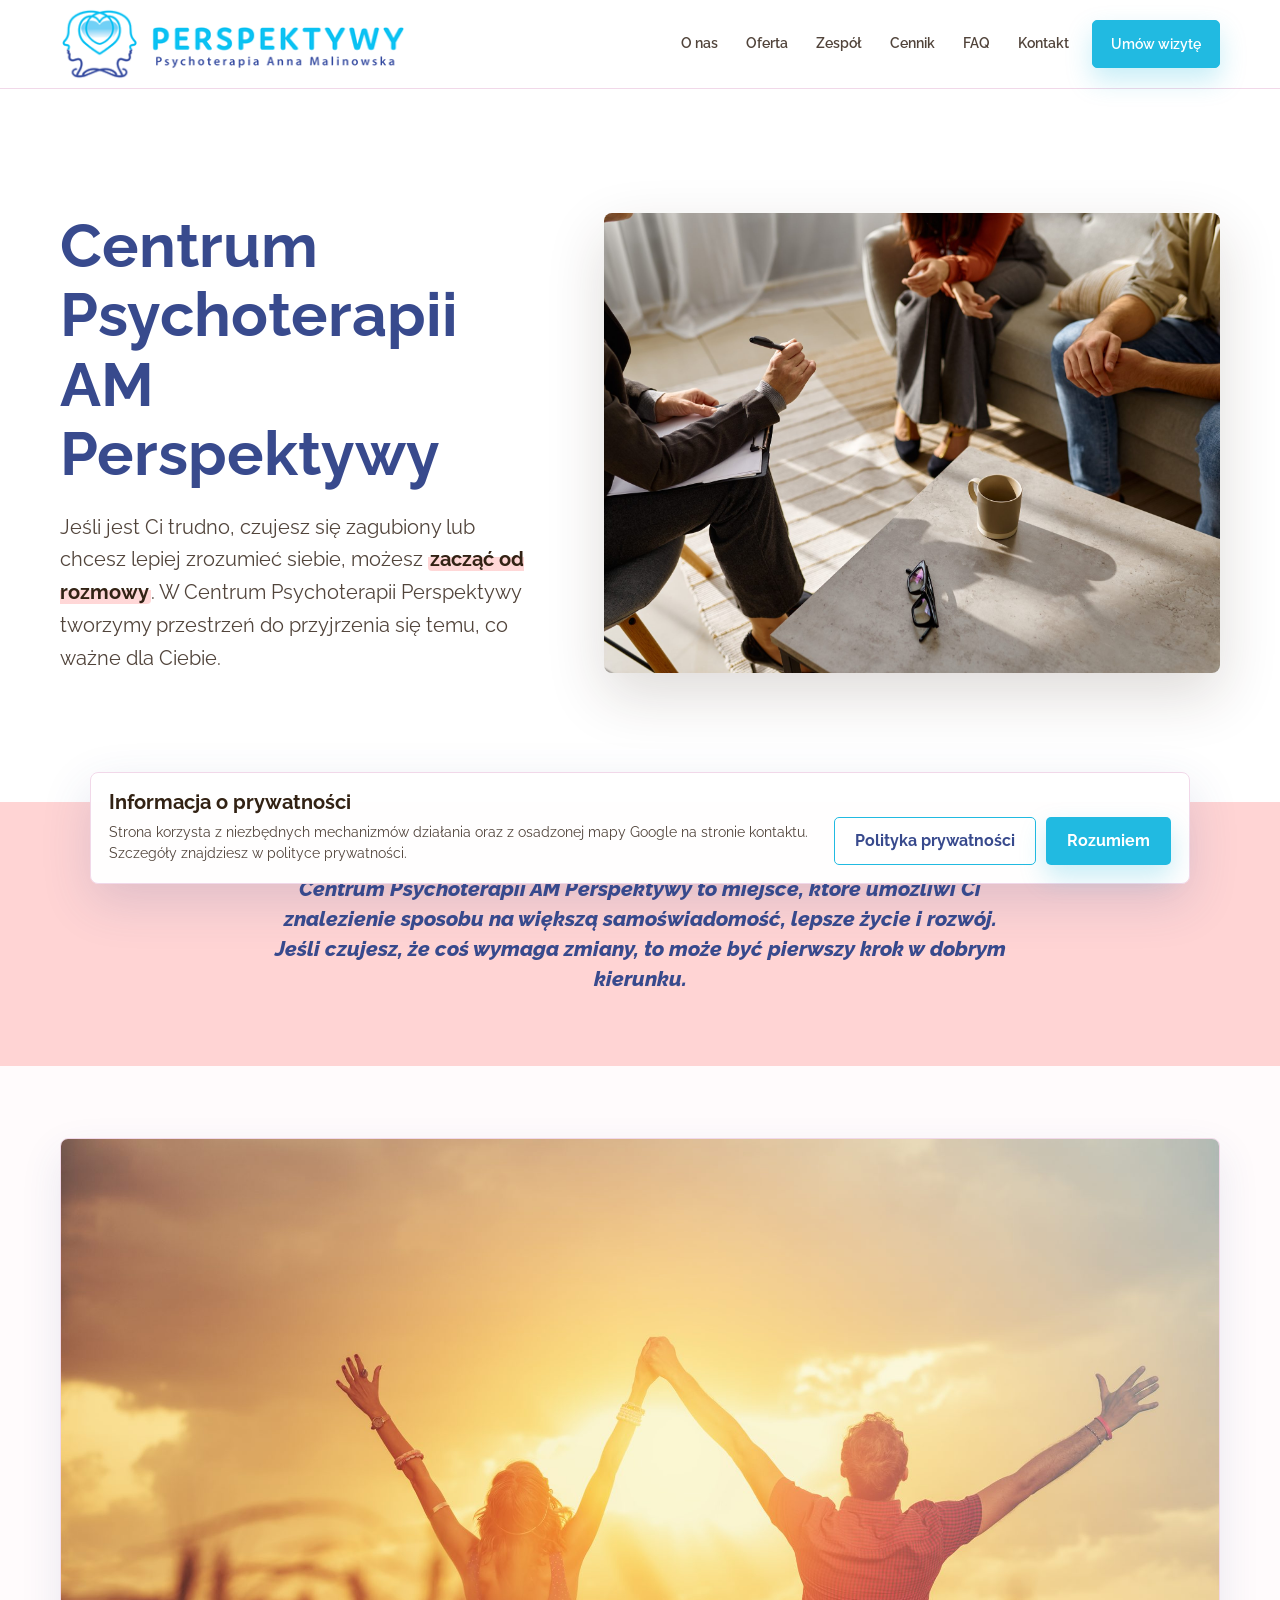
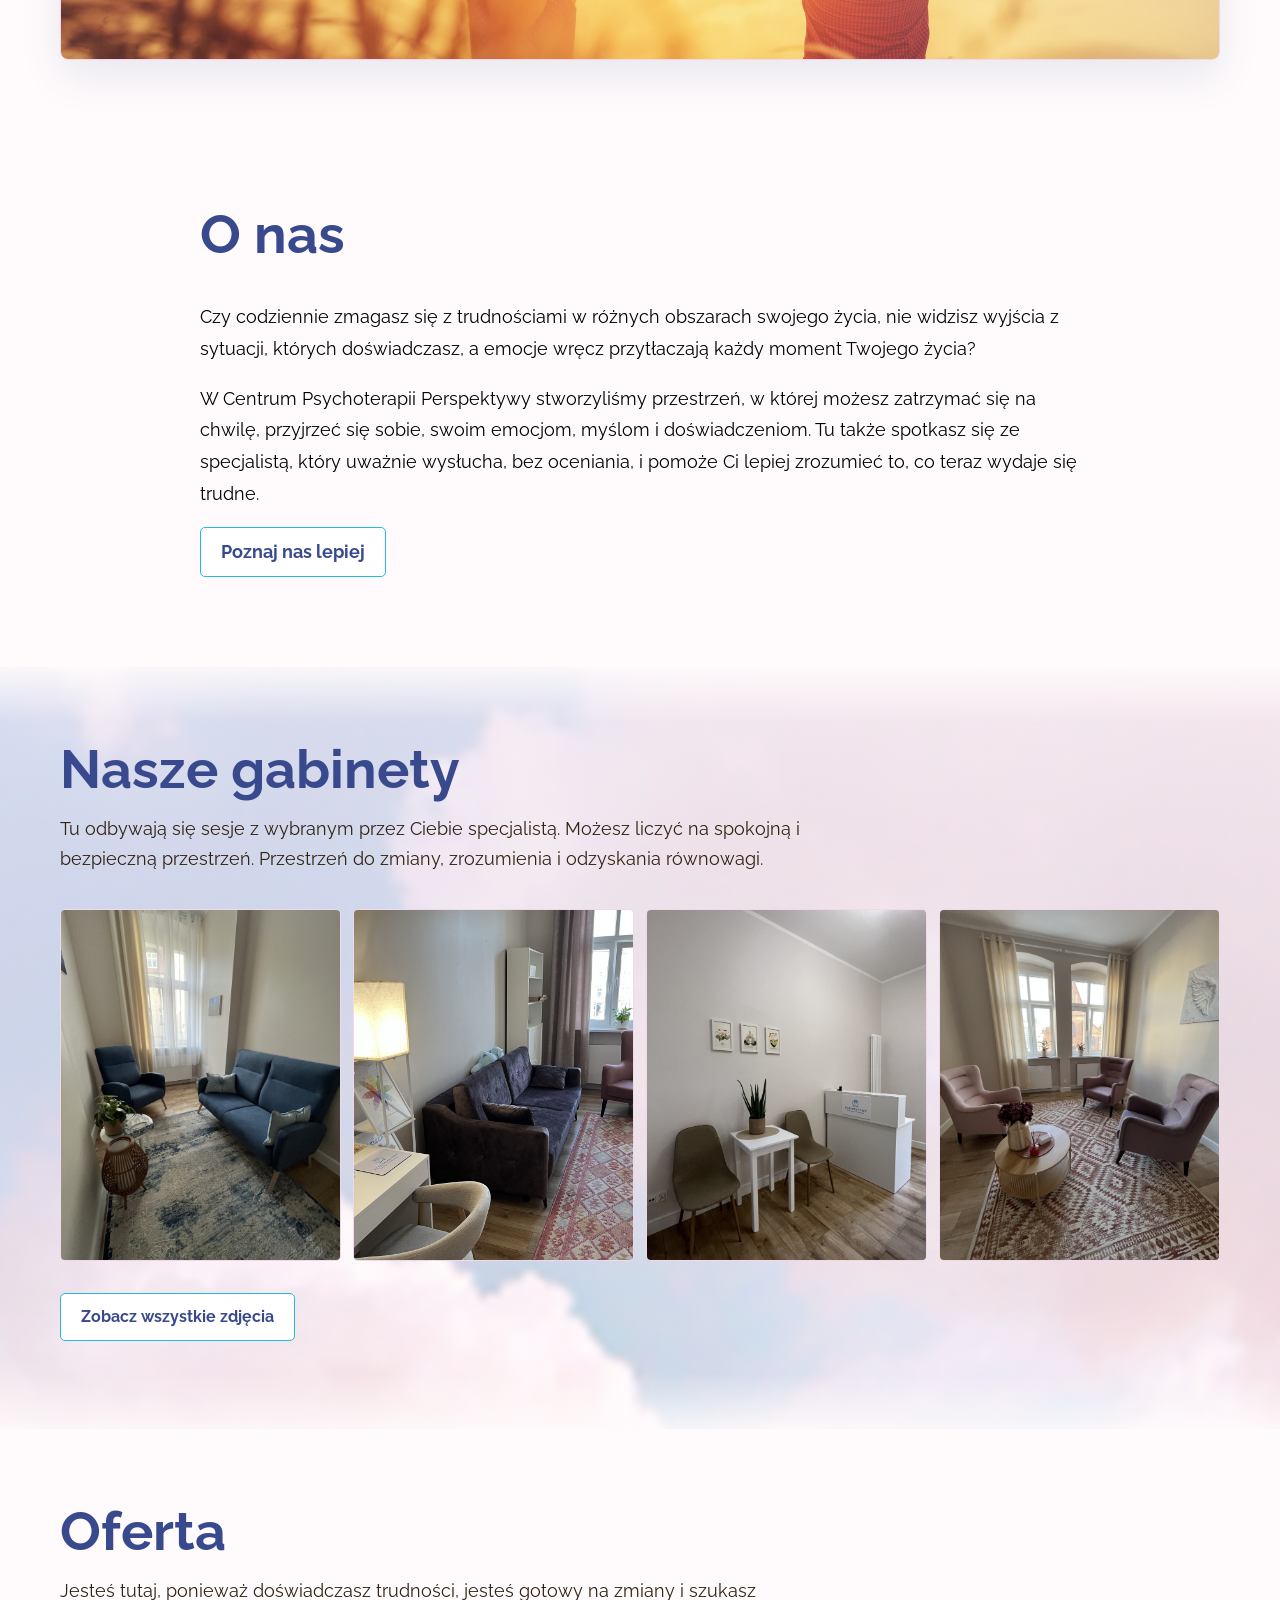
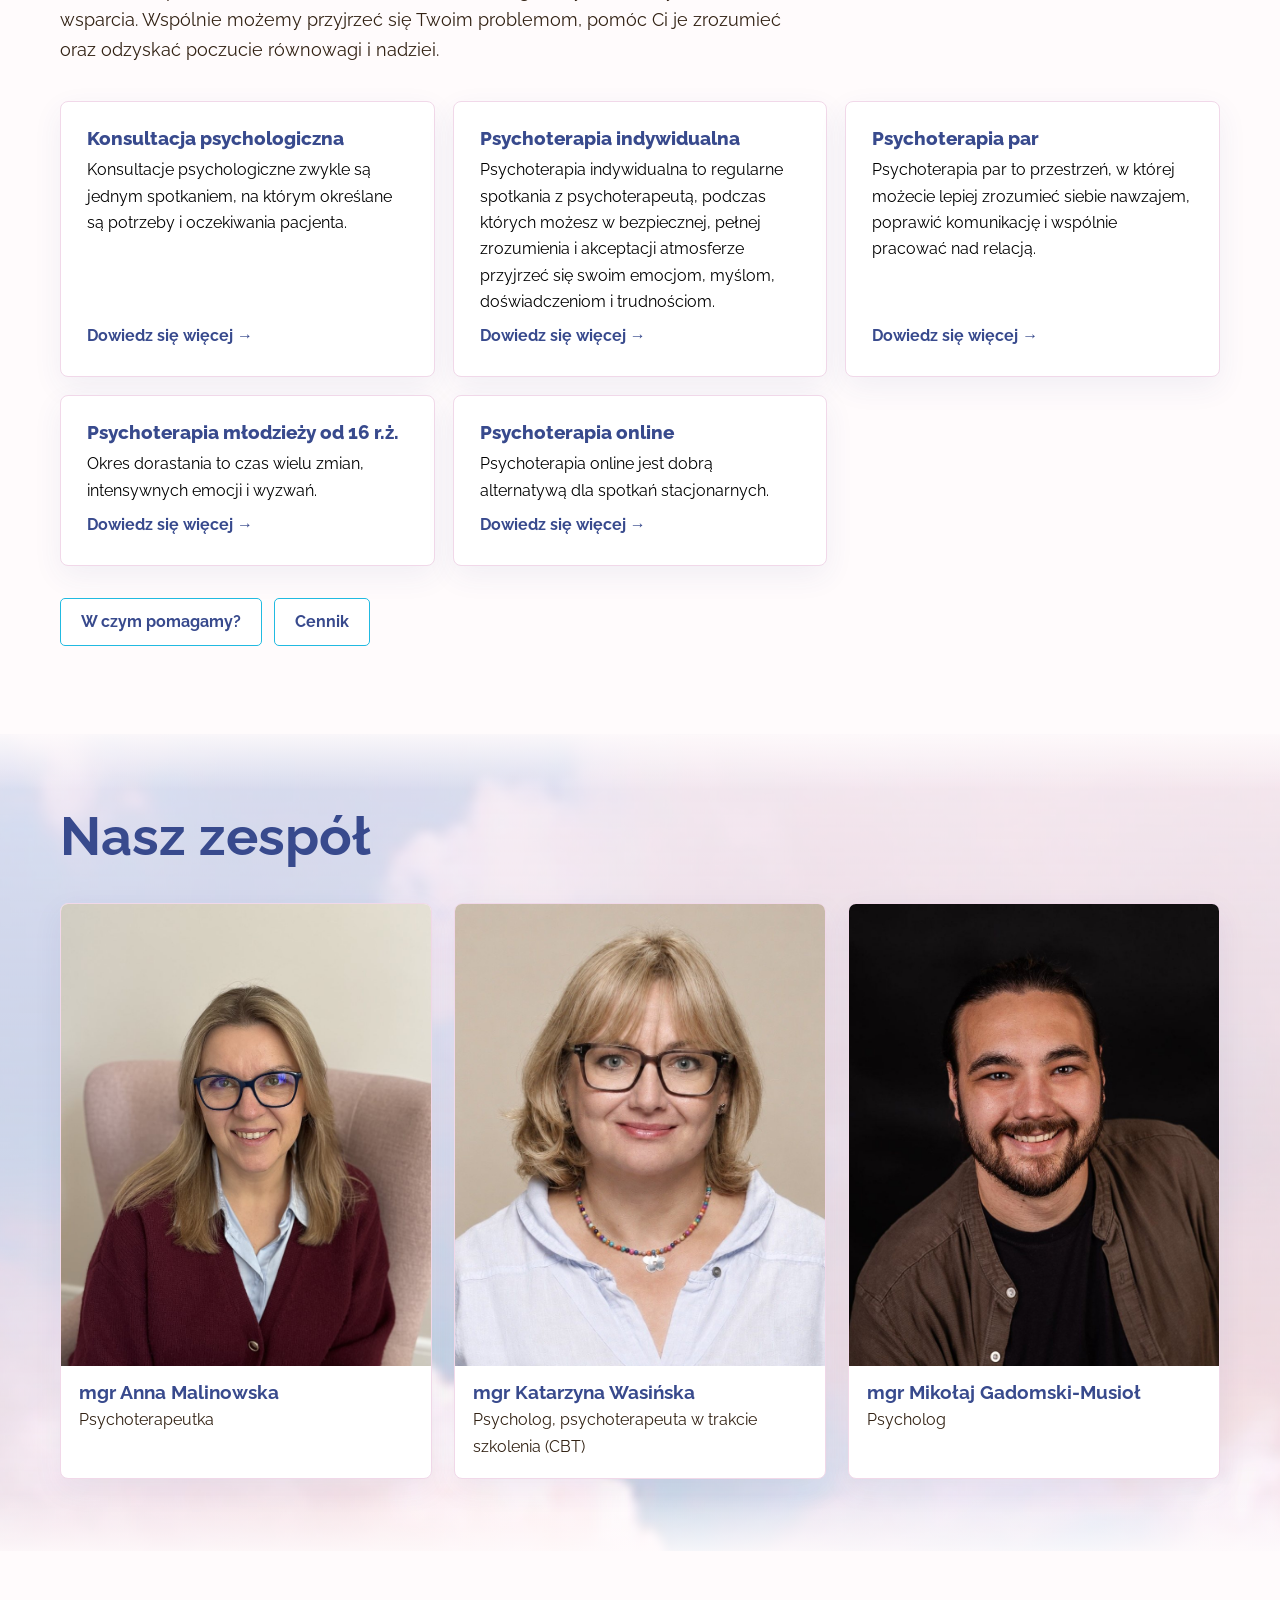
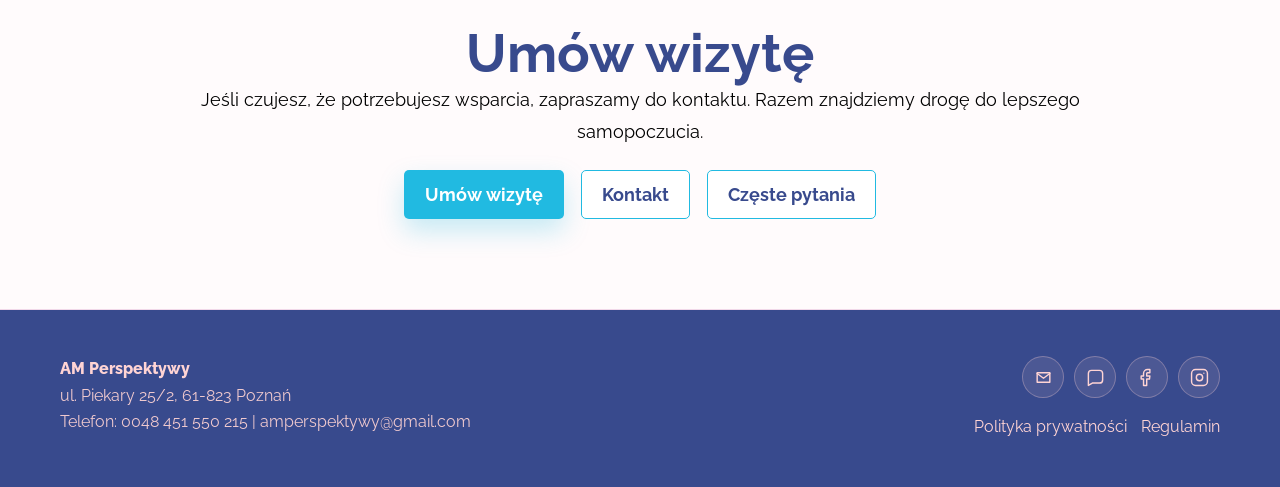
<file: index.html>
<!doctype html>
<html lang="pl">
<head>
  <!-- Google Tag Manager -->
<script>(function(w,d,s,l,i){w[l]=w[l]||[];w[l].push({'gtm.start':
new Date().getTime(),event:'gtm.js'});var f=d.getElementsByTagName(s)[0],
j=d.createElement(s),dl=l!='dataLayer'?'&l='+l:'';j.async=true;j.src=
'https://www.googletagmanager.com/gtm.js?id='+i+dl;f.parentNode.insertBefore(j,f);
})(window,document,'script','dataLayer','GTM-54SK3H5K');</script>
<!-- End Google Tag Manager -->
  <meta name="google-site-verification" content="y8yKHPVRfyMEMTSI_1TR6_MCU0k4G8TUNKuvNAyiCkQ" />
  <meta charset="utf-8">
  <meta name="viewport" content="width=device-width, initial-scale=1">
  <title>Psychoterapia Poznań – AM Perspektywy | Anna Malinowska</title>
  <meta name="description" content="Centrum Psychoterapii AM Perspektywy w Poznaniu: psychoterapia indywidualna, terapia par i Brainspotting – stacjonarnie oraz online. Umów wizytę.">
  <meta name="robots" content="index, follow, max-image-preview:large, max-snippet:-1">
  <link rel="icon" href="/favicon.ico" sizes="any">
  <link rel="icon" type="image/png" sizes="32x32" href="/assets/favicon-32.png">
  <link rel="icon" type="image/png" sizes="192x192" href="/assets/favicon-192.png">
  <link rel="apple-touch-icon" href="/assets/apple-touch-icon.png">
  <link rel="canonical" href="https://amperspektywy.com/">
  <meta property="og:type" content="website">
  <meta property="og:site_name" content="AM Perspektywy">
  <meta property="og:locale" content="pl_PL">
  <meta property="og:title" content="Psychoterapia Poznań – AM Perspektywy | Anna Malinowska">
  <meta property="og:description" content="Centrum Psychoterapii AM Perspektywy w Poznaniu: psychoterapia indywidualna, terapia par i Brainspotting – stacjonarnie oraz online. Umów wizytę.">
  <meta property="og:url" content="https://amperspektywy.com/">
  <meta property="og:image" content="https://amperspektywy.com/assets/adobestock-485856695-opt.jpg">
  <meta name="twitter:card" content="summary_large_image">
  <meta name="twitter:title" content="Psychoterapia Poznań – AM Perspektywy | Anna Malinowska">
  <meta name="twitter:description" content="Centrum Psychoterapii AM Perspektywy w Poznaniu: psychoterapia indywidualna, terapia par i Brainspotting – stacjonarnie oraz online. Umów wizytę.">
  <meta name="twitter:image" content="https://amperspektywy.com/assets/adobestock-485856695-opt.jpg">
  <script type="application/ld+json">
{
  "@context": "https://schema.org",
  "@graph": [
    {
      "@type": "WebPage",
      "@id": "https://amperspektywy.com/#webpage",
      "url": "https://amperspektywy.com/",
      "name": "Psychoterapia Poznań – AM Perspektywy | Anna Malinowska",
      "description": "Centrum Psychoterapii AM Perspektywy w Poznaniu: psychoterapia indywidualna, terapia par i Brainspotting – stacjonarnie oraz online. Umów wizytę.",
      "inLanguage": "pl-PL",
      "isPartOf": {
        "@id": "https://amperspektywy.com/#website"
      },
      "about": {
        "@id": "https://amperspektywy.com/#organization"
      }
    },
    {
      "@type": [
        "MedicalBusiness",
        "LocalBusiness"
      ],
      "@id": "https://amperspektywy.com/#organization",
      "name": "Centrum Psychoterapii AM Perspektywy",
      "alternateName": "AM Perspektywy",
      "url": "https://amperspektywy.com/",
      "logo": "https://amperspektywy.com/assets/logo-mark-perspektywy-transparent.png",
      "image": "https://amperspektywy.com/assets/adobestock-485856695-opt.jpg",
      "description": "Centrum Psychoterapii AM Perspektywy oferuje psychoterapię indywidualną, psychoterapię par i terapię Brainspotting w Poznaniu oraz online.",
      "telephone": "+48451550215",
      "email": "amperspektywy@gmail.com",
      "address": {
        "@type": "PostalAddress",
        "streetAddress": "ul. Piekary 25/2",
        "postalCode": "61-823",
        "addressLocality": "Poznań",
        "addressCountry": "PL"
      },
      "areaServed": [
        {
          "@type": "City",
          "name": "Poznań"
        },
        {
          "@type": "Country",
          "name": "Polska"
        }
      ],
      "availableLanguage": [
        "pl",
        "en"
      ],
      "priceRange": "210-310 PLN",
      "sameAs": [
        "https://www.facebook.com/people/Anna-Malinowska-Perspektywy-Psychoterapia/pfbid02SsEuU3tzzC7AndgdW55nrsAg2SNJVahxXWP4oAUyShFR9nJjmaE9MKe9f83TcsQTl/",
        "https://www.instagram.com/am_perspektywy",
        "https://www.znanylekarz.pl/anna-malinowska-10/psychoterapeuta/poznan"
      ],
      "founder": {
        "@id": "https://amperspektywy.com/zespol.html#anna-malinowska"
      },
      "hasMap": "https://www.google.com/maps?q=ul.%20Piekary%2025%2F2%2C%2061-823%20Pozna%C5%84"
    },
    {
      "@type": "WebSite",
      "@id": "https://amperspektywy.com/#website",
      "url": "https://amperspektywy.com/",
      "name": "AM Perspektywy",
      "inLanguage": "pl-PL",
      "publisher": {
        "@id": "https://amperspektywy.com/#organization"
      }
    },
    {
      "@type": "Person",
      "@id": "https://amperspektywy.com/zespol.html#anna-malinowska",
      "name": "Anna Malinowska",
      "honorificPrefix": "mgr",
      "jobTitle": "Psychoterapeutka",
      "url": "https://amperspektywy.com/zespol.html",
      "image": "https://amperspektywy.com/assets/anna-portrait.jpg",
      "worksFor": {
        "@id": "https://amperspektywy.com/#organization"
      },
      "workLocation": {
        "@type": "Place",
        "address": {
          "@type": "PostalAddress",
          "streetAddress": "ul. Piekary 25/2",
          "postalCode": "61-823",
          "addressLocality": "Poznań",
          "addressCountry": "PL"
        }
      },
      "knowsAbout": [
        "Psychoterapia",
        "Transkulturowa Psychoterapia Pozytywna",
        "Brainspotting",
        "Terapia par",
        "Coaching ICF",
        "Depresja",
        "Lęki",
        "Trauma"
      ],
      "knowsLanguage": [
        "pl",
        "en"
      ],
      "memberOf": [
        {
          "@type": "Organization",
          "name": "World Association for Positive and Transcultural Psychotherapy (WAPP)"
        },
        {
          "@type": "Organization",
          "name": "Polskie Towarzystwo Psychoterapii Stosowanej"
        }
      ],
      "alumniOf": [
        {
          "@type": "CollegeOrUniversity",
          "name": "Uniwersytet im. Adama Mickiewicza w Poznaniu"
        }
      ],
      "sameAs": [
        "https://www.znanylekarz.pl/anna-malinowska-10/psychoterapeuta/poznan",
        "https://www.facebook.com/people/Anna-Malinowska-Perspektywy-Psychoterapia/pfbid02SsEuU3tzzC7AndgdW55nrsAg2SNJVahxXWP4oAUyShFR9nJjmaE9MKe9f83TcsQTl/",
        "https://www.instagram.com/am_perspektywy"
      ]
    }
  ]
}
  </script>
  <link rel="preconnect" href="https://fonts.googleapis.com">
  <link rel="preconnect" href="https://fonts.gstatic.com" crossorigin>
  <link href="https://fonts.googleapis.com/css2?family=Raleway:wght@400;500;600;700;800&display=swap" rel="stylesheet">
  <link rel="stylesheet" href="assets/styles.css?v=20261028-1">
</head>
<body class="home-page">
  <!-- Google Tag Manager (noscript) -->
<noscript><iframe src="https://www.googletagmanager.com/ns.html?id=GTM-54SK3H5K"
height="0" width="0" style="display:none;visibility:hidden"></iframe></noscript>
<!-- End Google Tag Manager (noscript) -->
  <header class="site-header">
    <div class="container nav-wrap">
      <a class="brand" href="index.html" aria-label="AM Perspektywy">
        <img src="assets/logo-mark-perspektywy-transparent.png" alt="AM Perspektywy Psychoterapia Anna Malinowska">
      </a>
      <button class="nav-toggle" type="button" aria-label="Otwórz menu" aria-expanded="false"><span></span><span></span><span></span></button>
      <nav class="site-nav" aria-label="Główna nawigacja">
        <a href="o-nas.html">O nas</a>
        <a href="oferta.html">Oferta</a>
        <a href="zespol.html">Zespół</a>
        <a href="cennik.html">Cennik</a><a href="faq.html">FAQ</a>
        <a href="kontakt.html">Kontakt</a>
        <a class="button button-primary nav-cta" href="https://www.znanylekarz.pl/anna-malinowska-10/psychoterapeuta/poznan" target="_blank" rel="nofollow noopener">Umów wizytę</a>
      </nav>
    </div>
  </header>

  <main>
    <section class="home-hero">
      <div class="container home-hero-card">
        <div class="hero-panel">
          <h1>Centrum Psychoterapii AM Perspektywy</h1>
          <p class="lead">Jeśli jest Ci trudno, czujesz się zagubiony lub chcesz lepiej zrozumieć siebie, możesz <span class="text-highlight">zacząć od rozmowy</span>. W Centrum Psychoterapii Perspektywy tworzymy przestrzeń do przyjrzenia się temu, co ważne dla Ciebie.</p>
        </div>
        <figure class="home-hero-photo">
          <img src="assets/adobestock-485856695-opt.jpg" alt="Konsultacja psychoterapeutyczna w AM Perspektywy" width="2200" height="1464" decoding="async" fetchpriority="high">
        </figure>
      </div>
    </section>

    <section class="section section-blush">
      <div class="container">
        <p class="blush-statement">Centrum Psychoterapii AM Perspektywy to miejsce, które umożliwi Ci znalezienie sposobu na większą samoświadomość, lepsze życie i rozwój. Jeśli czujesz, że coś wymaga zmiany, to może być pierwszy krok w dobrym kierunku.</p>
      </div>
    </section>

    <section class="section home-gallery-section">
      <div class="container home-gallery-two home-gallery-single">
        <figure>
          <img src="assets/adobestock-114111373-opt.jpg" alt="Droga do większej równowagi i nadziei" width="2200" height="1467" loading="lazy" decoding="async">
        </figure>
      </div>
    </section>


    <section class="section">
      <div class="container text-wall bio-copy">
        <div class="section-head section-head-single"><div><h2>O nas</h2></div></div>
        <p>Czy codziennie zmagasz się z trudnościami w różnych obszarach swojego życia, nie widzisz wyjścia z sytuacji, których doświadczasz, a emocje wręcz przytłaczają każdy moment Twojego życia?</p>
        <p>W Centrum Psychoterapii Perspektywy stworzyliśmy przestrzeń, w której możesz zatrzymać się na chwilę, przyjrzeć się sobie, swoim emocjom, myślom i doświadczeniom. Tu także spotkasz się ze specjalistą, który uważnie wysłucha, bez oceniania, i pomoże Ci lepiej zrozumieć to, co teraz wydaje się trudne.</p>
        <p><a class="button button-secondary" href="o-nas.html">Poznaj nas lepiej</a></p>
      </div>
    </section>
    <section class="section section-soft">
      <div class="container">
        <div class="section-head section-head-single"><div><h2>Nasze gabinety</h2><p class="gallery-intro">Tu odbywają się sesje z wybranym przez Ciebie specjalistą. Możesz liczyć na spokojną i bezpieczną przestrzeń. Przestrzeń do zmiany, zrozumienia i odzyskania równowagi.</p></div></div>
        <div class="home-cabinets"><a href="o-nas.html#nasze-gabinety"><img src="assets/gabinety/gabinet-10-new.jpg" alt="Gabinet AM Perspektywy – zdjęcie 10" loading="lazy" decoding="async"></a><a href="o-nas.html#nasze-gabinety"><img src="assets/gabinety/gabinet-07-new.jpg" alt="Gabinet AM Perspektywy – zdjęcie 7" loading="lazy" decoding="async"></a><a href="o-nas.html#nasze-gabinety"><img src="assets/gabinety/gabinet-04-new.jpg" alt="Gabinet AM Perspektywy – zdjęcie 4" loading="lazy" decoding="async"></a><a href="o-nas.html#nasze-gabinety"><img src="assets/gabinety/gabinet-05-new.jpg" alt="Gabinet AM Perspektywy – zdjęcie 5" loading="lazy" decoding="async"></a></div>
        <p class="more-link"><a class="button button-secondary" href="o-nas.html#nasze-gabinety">Zobacz wszystkie zdjęcia</a></p>
      </div>
    </section>
    <section class="section">
      <div class="container">
        <div class="section-head section-head-single"><div><h2>Oferta</h2><p class="gallery-intro">Jesteś tutaj, ponieważ doświadczasz trudności, jesteś gotowy na zmiany i szukasz wsparcia. Wspólnie możemy przyjrzeć się Twoim problemom, pomóc Ci je zrozumieć oraz odzyskać poczucie równowagi i nadziei.</p></div></div>
        <div class="service-grid"><a class="card service-card" href="oferta.html#konsultacja-psychologiczna"><h3>Konsultacja psychologiczna</h3><p>Konsultacje psychologiczne zwykle są jednym spotkaniem, na którym określane są potrzeby i oczekiwania pacjenta.</p><span class="card-more">Dowiedz się więcej →</span></a><a class="card service-card" href="oferta.html#psychoterapia-indywidualna"><h3>Psychoterapia indywidualna</h3><p>Psychoterapia indywidualna to regularne spotkania z psychoterapeutą, podczas których możesz w bezpiecznej, pełnej zrozumienia i akceptacji atmosferze przyjrzeć się swoim emocjom, myślom, doświadczeniom i trudnościom.</p><span class="card-more">Dowiedz się więcej →</span></a><a class="card service-card" href="oferta.html#psychoterapia-par"><h3>Psychoterapia par</h3><p>Psychoterapia par to przestrzeń, w której możecie lepiej zrozumieć siebie nawzajem, poprawić komunikację i wspólnie pracować nad relacją.</p><span class="card-more">Dowiedz się więcej →</span></a><a class="card service-card" href="oferta.html#psychoterapia-mlodziezy-od-16-r-z"><h3>Psychoterapia młodzieży od 16 r.ż.</h3><p>Okres dorastania to czas wielu zmian, intensywnych emocji i wyzwań.</p><span class="card-more">Dowiedz się więcej →</span></a><a class="card service-card" href="oferta.html#psychoterapia-online"><h3>Psychoterapia online</h3><p>Psychoterapia online jest dobrą alternatywą dla spotkań stacjonarnych.</p><span class="card-more">Dowiedz się więcej →</span></a></div>
        <p class="more-link"><a class="button button-secondary" href="oferta.html">W czym pomagamy?</a> <a class="button button-secondary" href="cennik.html">Cennik</a></p>
      </div>
    </section>
    <section class="section section-soft">
      <div class="container">
        <div class="section-head section-head-single"><div><h2>Nasz zespół</h2></div></div>
        <div class="team-grid"><a class="team-card" href="zespol.html#anna-malinowska"><img src="assets/team/anna-malinowska.jpg" alt="mgr Anna Malinowska" loading="lazy" decoding="async"><h3>mgr Anna Malinowska</h3><p>Psychoterapeutka</p></a><a class="team-card" href="zespol.html#katarzyna-wasinska"><img src="assets/team/katarzyna-wasinska.jpg" alt="mgr Katarzyna Wasińska" loading="lazy" decoding="async"><h3>mgr Katarzyna Wasińska</h3><p>Psycholog, psychoterapeuta w trakcie szkolenia (CBT)</p></a><a class="team-card" href="zespol.html#mikolaj-gadomski-musiol"><img src="assets/team/mikolaj-gadomski-musiol.jpg" alt="mgr Mikołaj Gadomski-Musioł" loading="lazy" decoding="async"><h3>mgr Mikołaj Gadomski-Musioł</h3><p>Psycholog</p></a></div>
      </div>
    </section>
    <section class="section">
      <div class="container text-wall bio-copy cta-block">
        <h2>Umów wizytę</h2>
        <p>Jeśli czujesz, że potrzebujesz wsparcia, zapraszamy do kontaktu. Razem znajdziemy drogę do lepszego samopoczucia.</p>
        <p><a class="button button-primary" href="https://www.znanylekarz.pl/anna-malinowska-10/psychoterapeuta/poznan" target="_blank" rel="nofollow noopener">Umów wizytę</a> <a class="button button-secondary" href="kontakt.html">Kontakt</a> <a class="button button-secondary" href="faq.html">Częste pytania</a></p>
      </div>
    </section>
  </main>

  <footer class="site-footer">
    <div class="container footer-grid">
      <div>
        <div class="footer-brand">AM Perspektywy</div>
        <div>ul. Piekary 25/2, 61-823 Poznań<br>Telefon: 0048 451 550 215 | amperspektywy@gmail.com</div>
      </div>
      <div class="footer-side">
        <div class="footer-social" aria-label="Szybki kontakt">
  <a class="icon-link" href="mailto:amperspektywy@gmail.com" aria-label="Napisz e-mail do AM Perspektywy">
    <svg aria-hidden="true" viewBox="0 0 24 24"><path d="M4 6h16v12H4z"></path><path d="m4 7 8 6 8-6"></path></svg>
  </a>
  <a class="icon-link" href="kontakt.html#formularz" aria-label="Przejdź do formularza kontaktowego">
    <svg aria-hidden="true" viewBox="0 0 24 24"><path d="M21 15a4 4 0 0 1-4 4H8l-5 3V7a4 4 0 0 1 4-4h10a4 4 0 0 1 4 4z"></path></svg>
  </a>
  <a class="icon-link" href="https://www.facebook.com/people/Anna-Malinowska-Perspektywy-Psychoterapia/pfbid02SsEuU3tzzC7AndgdW55nrsAg2SNJVahxXWP4oAUyShFR9nJjmaE9MKe9f83TcsQTl/" target="_blank" rel="noopener" aria-label="Facebook AM Perspektywy">
    <svg aria-hidden="true" viewBox="0 0 24 24"><path d="M15 2h-3a5 5 0 0 0-5 5v3H4v4h3v8h4v-8h3.5l.5-4h-4V7a1 1 0 0 1 1-1h3z"></path></svg>
  </a>
  <a class="icon-link" href="https://www.instagram.com/am_perspektywy" target="_blank" rel="noopener" aria-label="Instagram AM Perspektywy">
    <svg aria-hidden="true" viewBox="0 0 24 24"><rect x="2" y="2" width="20" height="20" rx="5"></rect><circle cx="12" cy="12" r="4"></circle><path d="M17.5 6.5h.01"></path></svg>
  </a>
</div><div class="footer-links">
          <a href="polityka-prywatnosci.html">Polityka prywatności</a>
          <a href="regulamin.html">Regulamin</a>
        </div>
      </div>
    </div>
  </footer>
  <script src="assets/main.js?v=20261028-1"></script>
</body>
</html>
</file>
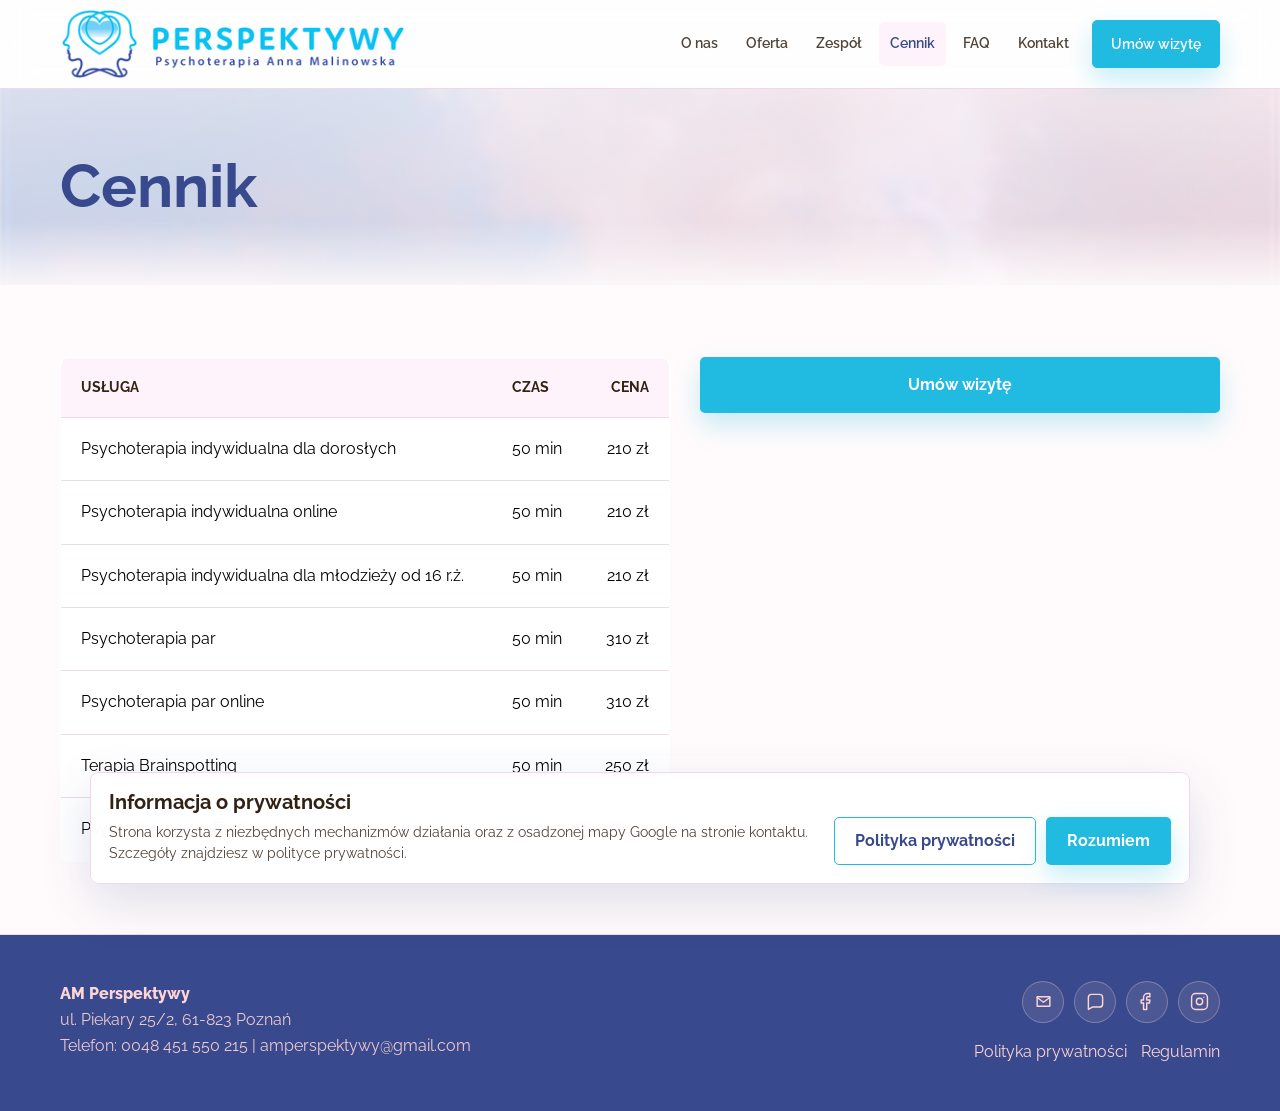
<file: cennik.html>
<!doctype html>
<html lang="pl">
<head>
  <!-- Google Tag Manager -->
<script>(function(w,d,s,l,i){w[l]=w[l]||[];w[l].push({'gtm.start':
new Date().getTime(),event:'gtm.js'});var f=d.getElementsByTagName(s)[0],
j=d.createElement(s),dl=l!='dataLayer'?'&l='+l:'';j.async=true;j.src=
'https://www.googletagmanager.com/gtm.js?id='+i+dl;f.parentNode.insertBefore(j,f);
})(window,document,'script','dataLayer','GTM-54SK3H5K');</script>
<!-- End Google Tag Manager -->
  <meta name="google-site-verification" content="y8yKHPVRfyMEMTSI_1TR6_MCU0k4G8TUNKuvNAyiCkQ" />
  <meta charset="utf-8">
  <meta name="viewport" content="width=device-width, initial-scale=1">
  <title>Cennik psychoterapii Poznań – od 210 zł | AM Perspektywy</title>
  <meta name="description" content="Cennik sesji psychoterapii (50 min): indywidualna 210 zł, par 310 zł, Brainspotting 250 zł, psychotherapy in English 250 zł. Stacjonarnie i online.">
  <meta name="robots" content="index, follow, max-image-preview:large, max-snippet:-1">
  <link rel="icon" href="/favicon.ico" sizes="any">
  <link rel="icon" type="image/png" sizes="32x32" href="/assets/favicon-32.png">
  <link rel="icon" type="image/png" sizes="192x192" href="/assets/favicon-192.png">
  <link rel="apple-touch-icon" href="/assets/apple-touch-icon.png">
  <link rel="canonical" href="https://amperspektywy.com/cennik.html">
  <meta property="og:type" content="website">
  <meta property="og:site_name" content="AM Perspektywy">
  <meta property="og:locale" content="pl_PL">
  <meta property="og:title" content="Cennik psychoterapii Poznań – od 210 zł | AM Perspektywy">
  <meta property="og:description" content="Cennik sesji psychoterapii (50 min): indywidualna 210 zł, par 310 zł, Brainspotting 250 zł, psychotherapy in English 250 zł. Stacjonarnie i online.">
  <meta property="og:url" content="https://amperspektywy.com/cennik.html">
  <meta property="og:image" content="https://amperspektywy.com/assets/adobestock-485856695-opt.jpg">
  <meta name="twitter:card" content="summary_large_image">
  <meta name="twitter:title" content="Cennik psychoterapii Poznań – od 210 zł | AM Perspektywy">
  <meta name="twitter:description" content="Cennik sesji psychoterapii (50 min): indywidualna 210 zł, par 310 zł, Brainspotting 250 zł, psychotherapy in English 250 zł. Stacjonarnie i online.">
  <meta name="twitter:image" content="https://amperspektywy.com/assets/adobestock-485856695-opt.jpg">
  <script type="application/ld+json">
{
  "@context": "https://schema.org",
  "@graph": [
    {
      "@type": "WebPage",
      "@id": "https://amperspektywy.com/cennik.html#webpage",
      "url": "https://amperspektywy.com/cennik.html",
      "name": "Cennik",
      "description": "Cennik sesji psychoterapii (50 min): indywidualna 210 zł, par 310 zł, Brainspotting 250 zł, psychotherapy in English 250 zł. Stacjonarnie i online.",
      "inLanguage": "pl-PL",
      "isPartOf": {
        "@id": "https://amperspektywy.com/#website"
      },
      "about": {
        "@id": "https://amperspektywy.com/#organization"
      }
    },
    {
      "@type": "OfferCatalog",
      "@id": "https://amperspektywy.com/cennik.html#cennik",
      "name": "Cennik psychoterapii AM Perspektywy (sesja 50 min)",
      "itemListElement": [
        {
          "@type": "Offer",
          "priceCurrency": "PLN",
          "price": "210",
          "availability": "https://schema.org/InStock",
          "itemOffered": {
            "@type": "Service",
            "name": "Psychoterapia indywidualna dla dorosłych",
            "serviceType": "Psychoterapia",
            "provider": {
              "@id": "https://amperspektywy.com/#organization"
            },
            "areaServed": "Poznań"
          }
        },
        {
          "@type": "Offer",
          "priceCurrency": "PLN",
          "price": "210",
          "availability": "https://schema.org/InStock",
          "itemOffered": {
            "@type": "Service",
            "name": "Psychoterapia indywidualna online",
            "serviceType": "Psychoterapia",
            "provider": {
              "@id": "https://amperspektywy.com/#organization"
            },
            "areaServed": "Poznań"
          }
        },
        {
          "@type": "Offer",
          "priceCurrency": "PLN",
          "price": "210",
          "availability": "https://schema.org/InStock",
          "itemOffered": {
            "@type": "Service",
            "name": "Psychoterapia indywidualna dla młodzieży od 16 r.ż.",
            "serviceType": "Psychoterapia",
            "provider": {
              "@id": "https://amperspektywy.com/#organization"
            },
            "areaServed": "Poznań"
          }
        },
        {
          "@type": "Offer",
          "priceCurrency": "PLN",
          "price": "310",
          "availability": "https://schema.org/InStock",
          "itemOffered": {
            "@type": "Service",
            "name": "Psychoterapia par",
            "serviceType": "Psychoterapia",
            "provider": {
              "@id": "https://amperspektywy.com/#organization"
            },
            "areaServed": "Poznań"
          }
        },
        {
          "@type": "Offer",
          "priceCurrency": "PLN",
          "price": "310",
          "availability": "https://schema.org/InStock",
          "itemOffered": {
            "@type": "Service",
            "name": "Psychoterapia par online",
            "serviceType": "Psychoterapia",
            "provider": {
              "@id": "https://amperspektywy.com/#organization"
            },
            "areaServed": "Poznań"
          }
        },
        {
          "@type": "Offer",
          "priceCurrency": "PLN",
          "price": "250",
          "availability": "https://schema.org/InStock",
          "itemOffered": {
            "@type": "Service",
            "name": "Terapia Brainspotting",
            "serviceType": "Psychoterapia",
            "provider": {
              "@id": "https://amperspektywy.com/#organization"
            },
            "areaServed": "Poznań"
          }
        },
        {
          "@type": "Offer",
          "priceCurrency": "PLN",
          "price": "250",
          "availability": "https://schema.org/InStock",
          "itemOffered": {
            "@type": "Service",
            "name": "Psychotherapy in English",
            "serviceType": "Psychoterapia",
            "provider": {
              "@id": "https://amperspektywy.com/#organization"
            },
            "areaServed": "Poznań"
          }
        }
      ]
    },
    {
      "@type": "BreadcrumbList",
      "itemListElement": [
        {
          "@type": "ListItem",
          "position": 1,
          "name": "Strona główna",
          "item": "https://amperspektywy.com/"
        },
        {
          "@type": "ListItem",
          "position": 2,
          "name": "Cennik",
          "item": "https://amperspektywy.com/cennik.html"
        }
      ]
    }
  ]
}
  </script>
  <link rel="preconnect" href="https://fonts.googleapis.com"><link rel="preconnect" href="https://fonts.gstatic.com" crossorigin>
  <link href="https://fonts.googleapis.com/css2?family=Raleway:wght@400;500;600;700;800&display=swap" rel="stylesheet">
  <link rel="stylesheet" href="assets/styles.css?v=20261028-1">
</head>
<body>
  <!-- Google Tag Manager (noscript) -->
<noscript><iframe src="https://www.googletagmanager.com/ns.html?id=GTM-54SK3H5K"
height="0" width="0" style="display:none;visibility:hidden"></iframe></noscript>
<!-- End Google Tag Manager (noscript) -->
  <header class="site-header"><div class="container nav-wrap"><a class="brand" href="index.html" aria-label="AM Perspektywy"><img src="assets/logo-mark-perspektywy-transparent.png" alt="AM Perspektywy Psychoterapia Anna Malinowska"></a><button class="nav-toggle" type="button" aria-label="Otwórz menu" aria-expanded="false"><span></span><span></span><span></span></button><nav class="site-nav" aria-label="Główna nawigacja"><a href="o-nas.html">O nas</a><a href="oferta.html">Oferta</a><a href="zespol.html">Zespół</a><a href="cennik.html" aria-current="page">Cennik</a><a href="faq.html">FAQ</a><a href="kontakt.html">Kontakt</a><a class="button button-primary nav-cta" href="https://www.znanylekarz.pl/anna-malinowska-10/psychoterapeuta/poznan" target="_blank" rel="nofollow noopener">Umów wizytę</a></nav></div></header>
  <main>
    <section class="page-hero"><div class="container"><h1>Cennik</h1></div></section>
    <section class="section">
      <div class="container pricing-layout">
        <div>
          <table class="price-table">
            <thead><tr><th>Usługa</th><th>Czas</th><th>Cena</th></tr></thead>
            <tbody>
              <tr><td>Psychoterapia indywidualna dla dorosłych</td><td>50 min</td><td>210 zł</td></tr>
              <tr><td>Psychoterapia indywidualna online</td><td>50 min</td><td>210 zł</td></tr>
              <tr><td>Psychoterapia indywidualna dla młodzieży od 16 r.ż.</td><td>50 min</td><td>210 zł</td></tr>
              <tr><td>Psychoterapia par</td><td>50 min</td><td>310 zł</td></tr>
              <tr><td>Psychoterapia par online</td><td>50 min</td><td>310 zł</td></tr>
              <tr><td>Terapia Brainspotting</td><td>50 min</td><td>250 zł</td></tr>
              <tr><td>Psychotherapy in English</td><td>50 min</td><td>250 zł</td></tr>
            </tbody>
          </table>
        </div>
        <aside class="booking-widget-column" aria-label="Widget umówienia wizyty przez ZnanyLekarz">
          <a id="zl-url" class="zl-url button button-primary" href="https://www.znanylekarz.pl/anna-malinowska-10/psychoterapeuta/poznan" rel="nofollow" data-zlw-doctor="anna-malinowska-10" data-zlw-type="big_with_calendar" data-zlw-opinion="false" data-zlw-hide-branding="true" data-zlw-saas-only="true" data-zlw-a11y-title="Widget umówienia wizyty lekarskiej">Umów wizytę</a>
          <script>!function($_x,_s,id){var js,fjs=$_x.getElementsByTagName(_s)[0];if(!$_x.getElementById(id)){js = $_x.createElement(_s);js.id = id;js.src = "https://platform.docplanner.com/js/widget.js";fjs.parentNode.insertBefore(js,fjs);}}(document,"script","zl-widget-s");</script>
        </aside>
      </div>
    </section>
  </main>
  <footer class="site-footer"><div class="container footer-grid"><div><div class="footer-brand">AM Perspektywy</div><div>ul. Piekary 25/2, 61-823 Poznań<br>Telefon: 0048 451 550 215 | amperspektywy@gmail.com</div></div><div class="footer-side"><div class="footer-social" aria-label="Szybki kontakt">
  <a class="icon-link" href="mailto:amperspektywy@gmail.com" aria-label="Napisz e-mail do AM Perspektywy">
    <svg aria-hidden="true" viewBox="0 0 24 24"><path d="M4 6h16v12H4z"></path><path d="m4 7 8 6 8-6"></path></svg>
  </a>
  <a class="icon-link" href="kontakt.html#formularz" aria-label="Przejdź do formularza kontaktowego">
    <svg aria-hidden="true" viewBox="0 0 24 24"><path d="M21 15a4 4 0 0 1-4 4H8l-5 3V7a4 4 0 0 1 4-4h10a4 4 0 0 1 4 4z"></path></svg>
  </a>
  <a class="icon-link" href="https://www.facebook.com/people/Anna-Malinowska-Perspektywy-Psychoterapia/pfbid02SsEuU3tzzC7AndgdW55nrsAg2SNJVahxXWP4oAUyShFR9nJjmaE9MKe9f83TcsQTl/" target="_blank" rel="noopener" aria-label="Facebook AM Perspektywy">
    <svg aria-hidden="true" viewBox="0 0 24 24"><path d="M15 2h-3a5 5 0 0 0-5 5v3H4v4h3v8h4v-8h3.5l.5-4h-4V7a1 1 0 0 1 1-1h3z"></path></svg>
  </a>
  <a class="icon-link" href="https://www.instagram.com/am_perspektywy" target="_blank" rel="noopener" aria-label="Instagram AM Perspektywy">
    <svg aria-hidden="true" viewBox="0 0 24 24"><rect x="2" y="2" width="20" height="20" rx="5"></rect><circle cx="12" cy="12" r="4"></circle><path d="M17.5 6.5h.01"></path></svg>
  </a>
</div><div class="footer-links"><a href="polityka-prywatnosci.html">Polityka prywatności</a><a href="regulamin.html">Regulamin</a></div></div></div></footer>
  <script src="assets/main.js?v=20261028-1"></script>
</body>
</html>
</file>
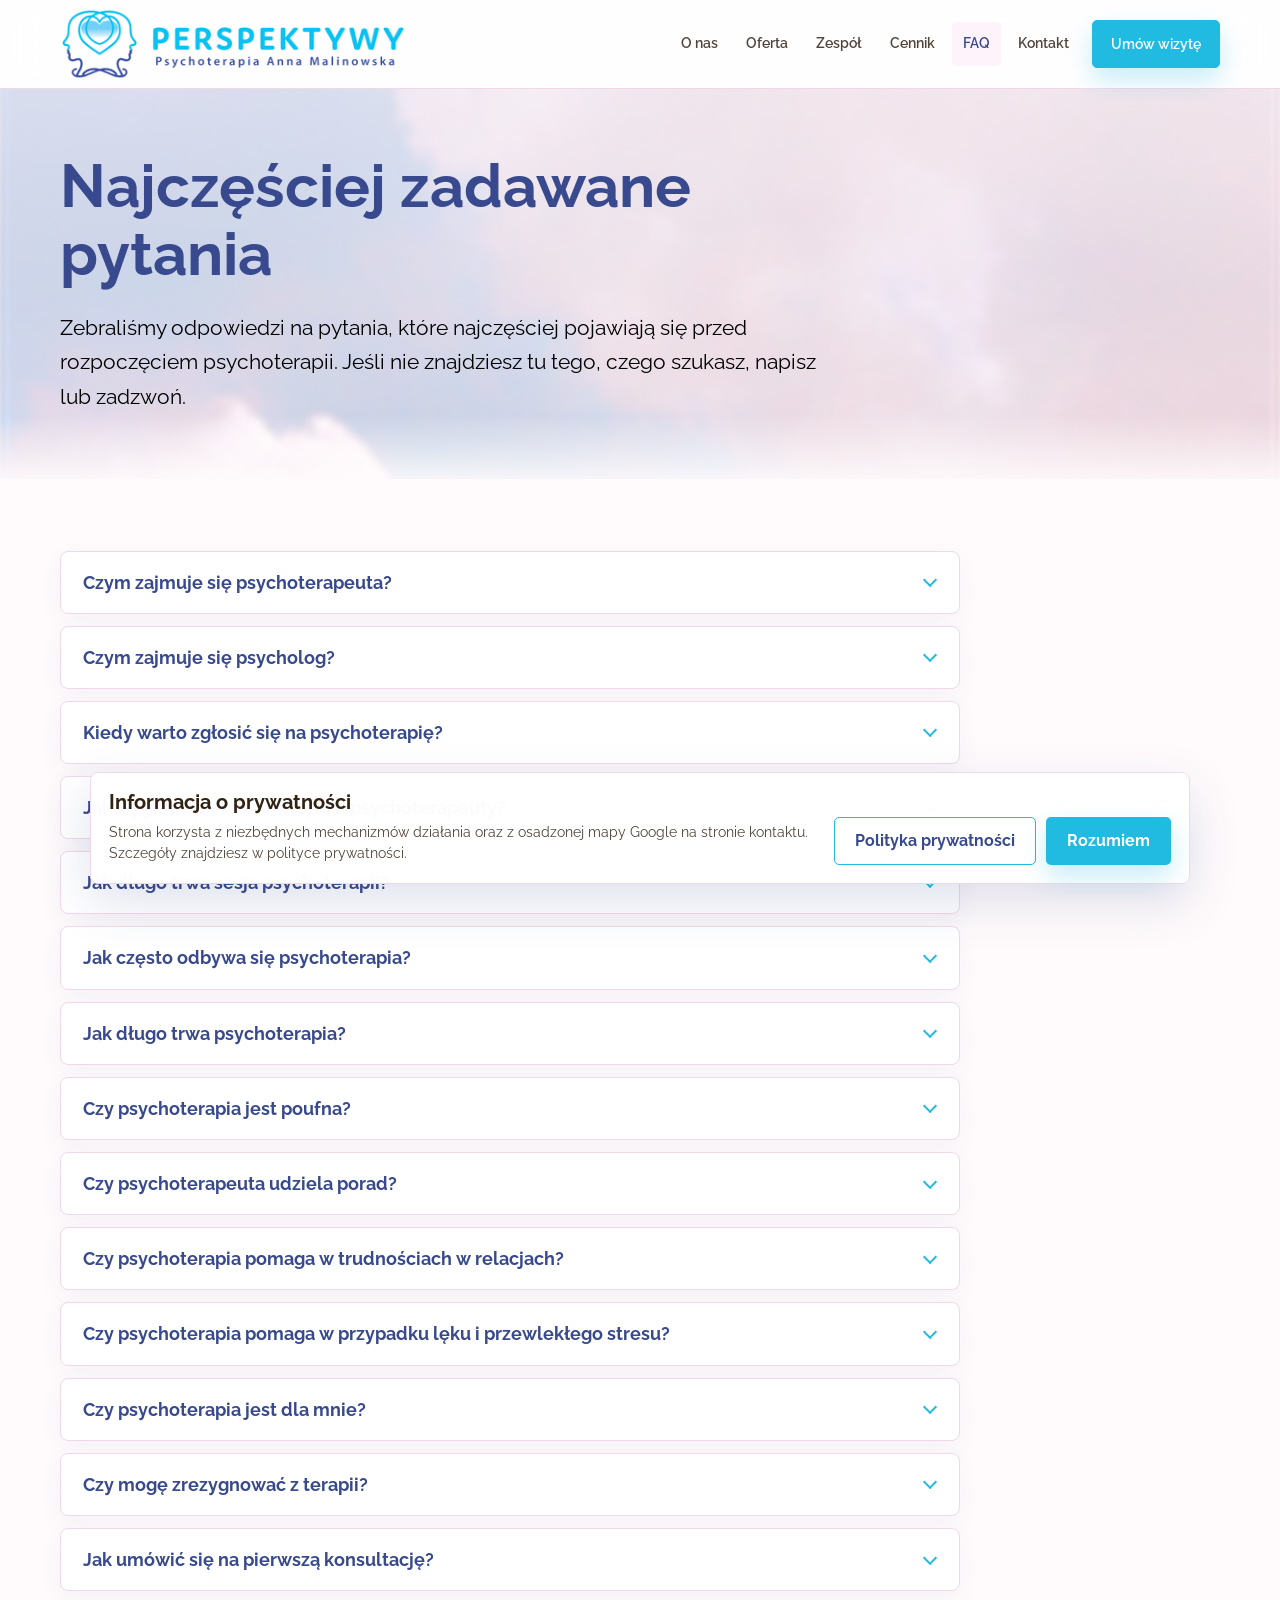
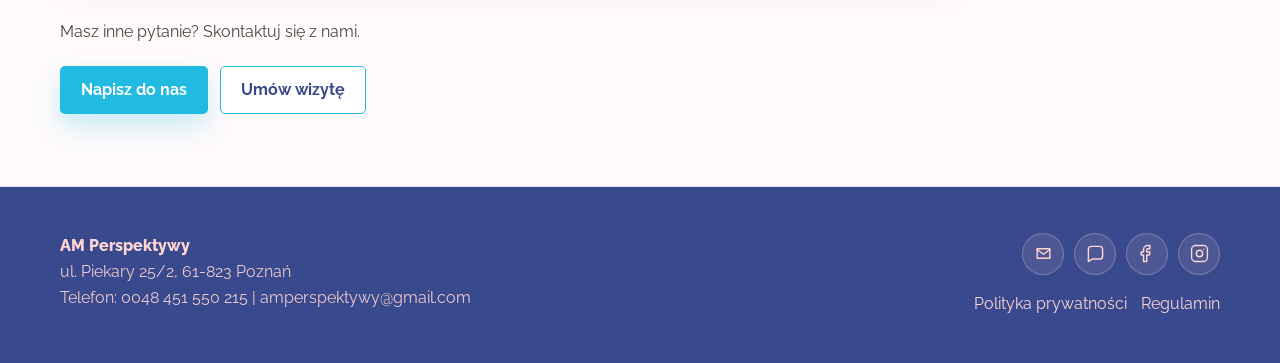
<file: faq.html>
<!doctype html>
<html lang="pl">
<head>
  <!-- Google Tag Manager -->
<script>(function(w,d,s,l,i){w[l]=w[l]||[];w[l].push({'gtm.start':
new Date().getTime(),event:'gtm.js'});var f=d.getElementsByTagName(s)[0],
j=d.createElement(s),dl=l!='dataLayer'?'&l='+l:'';j.async=true;j.src=
'https://www.googletagmanager.com/gtm.js?id='+i+dl;f.parentNode.insertBefore(j,f);
})(window,document,'script','dataLayer','GTM-54SK3H5K');</script>
<!-- End Google Tag Manager -->
  <meta name="google-site-verification" content="y8yKHPVRfyMEMTSI_1TR6_MCU0k4G8TUNKuvNAyiCkQ" />
  <meta charset="utf-8">
  <meta name="viewport" content="width=device-width, initial-scale=1">
  <title>FAQ – najczęstsze pytania o psychoterapię | AM Perspektywy</title>
  <meta name="description" content="Najczęściej zadawane pytania o psychoterapię: pierwsza wizyta, długość i częstotliwość sesji, poufność, różnica między psychologiem a psychoterapeutą.">
  <meta name="robots" content="index, follow, max-image-preview:large, max-snippet:-1">
  <link rel="icon" href="/favicon.ico" sizes="any">
  <link rel="icon" type="image/png" sizes="32x32" href="/assets/favicon-32.png">
  <link rel="icon" type="image/png" sizes="192x192" href="/assets/favicon-192.png">
  <link rel="apple-touch-icon" href="/assets/apple-touch-icon.png">
  <link rel="canonical" href="https://amperspektywy.com/faq.html">
  <meta property="og:type" content="website">
  <meta property="og:site_name" content="AM Perspektywy">
  <meta property="og:locale" content="pl_PL">
  <meta property="og:title" content="FAQ – najczęstsze pytania o psychoterapię | AM Perspektywy">
  <meta property="og:description" content="Najczęściej zadawane pytania o psychoterapię: pierwsza wizyta, długość i częstotliwość sesji, poufność, różnica między psychologiem a psychoterapeutą.">
  <meta property="og:url" content="https://amperspektywy.com/faq.html">
  <meta property="og:image" content="https://amperspektywy.com/assets/adobestock-485856695-opt.jpg">
  <meta name="twitter:card" content="summary_large_image">
  <meta name="twitter:title" content="FAQ – najczęstsze pytania o psychoterapię | AM Perspektywy">
  <meta name="twitter:description" content="Najczęściej zadawane pytania o psychoterapię: pierwsza wizyta, długość i częstotliwość sesji, poufność, różnica między psychologiem a psychoterapeutą.">
  <meta name="twitter:image" content="https://amperspektywy.com/assets/adobestock-485856695-opt.jpg">
  <script type="application/ld+json">
{
  "@context": "https://schema.org",
  "@graph": [
    {
      "@type": "FAQPage",
      "@id": "https://amperspektywy.com/faq.html#webpage",
      "url": "https://amperspektywy.com/faq.html",
      "name": "Najczęściej zadawane pytania",
      "inLanguage": "pl-PL",
      "isPartOf": {
        "@id": "https://amperspektywy.com/#website"
      },
      "about": {
        "@id": "https://amperspektywy.com/#organization"
      },
      "mainEntity": [
        {
          "@type": "Question",
          "name": "Czym zajmuje się psychoterapeuta?",
          "acceptedAnswer": {
            "@type": "Answer",
            "text": "Psychoterapeuta pomaga osobom, które doświadczają trudności emocjonalnych, problemów w relacjach, przewlekłego stresu, lęku, obniżonego nastroju, kryzysów życiowych lub innych trudności wpływających na codzienne funkcjonowanie. Psychoterapia jest procesem, podczas którego wspólnie przyglądamy się myślom, emocjom, zachowaniom i relacjom oraz szukamy sposobów na lepsze radzenie sobie z trudnościami. Psychoterapia może być również formą rozwoju osobistego i lepszego poznawania siebie. Nie trzeba mieć diagnozy ani „poważnego problemu”, aby skorzystać z pomocy psychoterapeuty. Psychoterapię prowadzi osoba, która ma tytuł magistra studiów humanistycznych, ukończyła lub jest w trakcie specjalistycznej szkoły psychoterapii (co najmniej 4-letnią) w wybranym nurcie lub łączy nurty. Poddaje swoją pracę regularnej superwizji."
          }
        },
        {
          "@type": "Question",
          "name": "Czym zajmuje się psycholog?",
          "acceptedAnswer": {
            "@type": "Answer",
            "text": "Psycholog w zależności od posiadanych kwalifikacji może prowadzić konsultacje psychologiczne, diagnozę psychologiczną, badania i testy psychologiczne, a także udzielać wsparcia w kryzysach i trudnych sytuacjach życiowych. Zajmuje się także orzecznictwem. Psycholog i psychoterapeuta to nie zawsze ta sama osoba. Psychoterapia wymaga dodatkowego, co najmniej 4-letniego, specjalistycznego przygotowania. Psycholog może być jednocześnie psychoterapeutą, jeśli ukończył odpowiednie szkolenie w zakresie psychoterapii."
          }
        },
        {
          "@type": "Question",
          "name": "Kiedy warto zgłosić się na psychoterapię?",
          "acceptedAnswer": {
            "@type": "Answer",
            "text": "Na psychoterapię warto zgłosić się wtedy, gdy trudności zaczynają wpływać na Twoje samopoczucie, relacje, pracę lub codzienne życie. Powodem rozpoczęcia terapii mogą być między innymi: przewlekły stres i napięcie, lęk, niepokój lub poczucie przytłoczenia, obniżony nastrój, trudności w relacjach, problemy z poczuciem własnej wartości, trudności w podejmowaniu decyzji, kryzys życiowy lub emocjonalny, doświadczenie straty lub ważnej zmiany, powtarzające się schematy zachowania, trudności w radzeniu sobie z emocjami. Nie czekaj, aż problem stanie się bardzo poważny. Możesz zgłosić się po pomoc również wtedy, gdy po prostu czujesz, że chcesz lepiej zrozumieć siebie i coś zmienić w swoim życiu."
          }
        },
        {
          "@type": "Question",
          "name": "Jak wygląda pierwsza wizyta u psychoterapeuty?",
          "acceptedAnswer": {
            "@type": "Answer",
            "text": "Pierwsze spotkanie służy przede wszystkim poznaniu się i rozmowie o tym, co jest powodem Twojego zgłoszenia się po pomoc. Możesz opowiedzieć o swojej aktualnej sytuacji, trudnościach i oczekiwaniach wobec terapii. Dowiesz się jak będzie wyglądała dalsza współpraca z terapeutą oraz czy zaproponowana forma jest dla Ciebie odpowiednia."
          }
        },
        {
          "@type": "Question",
          "name": "Jak długo trwa sesja psychoterapii?",
          "acceptedAnswer": {
            "@type": "Answer",
            "text": "Sesja psychoterapii trwa około 50 minut. W przypadku konsultacji lub innych form pracy czas spotkania może być ustalany indywidualnie. Sesje odbywają się co tydzień o tej samej godzinie i w tym samym miejscu. Po odbyciu konsultacji wstępnych wspólnie z psychoterapeutą zawierany jest kontrakt terapeutyczny, w ramach którego określany jest problem, nad którym będziecie pracować w psychoterapii. Tak, abyś mógł widzieć postępy w konkretnych obszarach życia i monitorować, jak poprawia się Twoje funkcjonowanie dokładnie w temacie, nad którym umówiliście się, że będziecie pracować."
          }
        },
        {
          "@type": "Question",
          "name": "Jak często odbywa się psychoterapia?",
          "acceptedAnswer": {
            "@type": "Answer",
            "text": "Najczęściej psychoterapia odbywa się raz w tygodniu. W zależności od potrzeb pacjenta, rodzaju trudności i ustalonego sposobu pracy możliwa jest również inna częstotliwość spotkań. Regularne spotkania pomagają zachować ciągłość procesu terapeutycznego i stopniowo pracować nad ustalonymi celami."
          }
        },
        {
          "@type": "Question",
          "name": "Jak długo trwa psychoterapia?",
          "acceptedAnswer": {
            "@type": "Answer",
            "text": "Nie ma jednej odpowiedzi. Długość terapii zależy między innymi od charakteru trudności, celów, z jakimi zgłasza się osoba, oraz przebiegu procesu terapeutycznego. Psychoterapia może mieć charakter krótkoterminowy lub długoterminowy. O jego długości i ewentualnym zakończeniu rozmawiamy wspólnie, na bieżąco oceniając potrzeby i postępy."
          }
        },
        {
          "@type": "Question",
          "name": "Czy psychoterapia jest poufna?",
          "acceptedAnswer": {
            "@type": "Answer",
            "text": "Poufność jest jednym z podstawowych elementów pracy psychoterapeutycznej. Informacje przekazywane podczas spotkań są objęte zasadami poufności oraz odpowiednimi regulacjami prawnymi i etycznymi. Na początku współpracy omawiane są również zasady dotyczące poufności oraz sytuacje, w których obowiązują od niej wyjątki."
          }
        },
        {
          "@type": "Question",
          "name": "Czy psychoterapeuta udziela porad?",
          "acceptedAnswer": {
            "@type": "Answer",
            "text": "Psychoterapia nie polega na otrzymywaniu gotowych rad dotyczących tego, jak należy żyć lub jakie decyzje podejmować. Zadaniem psychoterapeuty jest przede wszystkim pomóc Ci lepiej zrozumieć siebie, swoje emocje, potrzeby i sposób funkcjonowania. Wspólnie można szukać rozwiązań, które będą dopasowane do Twojej sytuacji i możliwości."
          }
        },
        {
          "@type": "Question",
          "name": "Czy psychoterapia pomaga w trudnościach w relacjach?",
          "acceptedAnswer": {
            "@type": "Answer",
            "text": "Tak. Problemy w relacjach są częstym powodem zgłaszania się na psychoterapię. Podczas terapii można przyglądać się między innymi sposobom komunikowania się, granicom, potrzebom, konfliktom, lękowi przed odrzuceniem czy powtarzającym się schematom w relacjach. Psychoterapia może pomóc lepiej rozumieć zarówno własne reakcje, jak i sposób budowania relacji z innymi."
          }
        },
        {
          "@type": "Question",
          "name": "Czy psychoterapia pomaga w przypadku lęku i przewlekłego stresu?",
          "acceptedAnswer": {
            "@type": "Answer",
            "text": "Psychoterapia jest pomocna w radzeniu sobie z lękiem, przewlekłym stresem, napięciem i trudnościami w regulowaniu emocji. W terapii można pracować nad rozpoznawaniem źródeł trudności, sposobami reagowania oraz rozwijaniem bardziej wspierających sposobów radzenia sobie. W przypadku nasilonych objawów psychicznych warto również rozważyć konsultację psychiatryczną."
          }
        },
        {
          "@type": "Question",
          "name": "Czy psychoterapia jest dla mnie?",
          "acceptedAnswer": {
            "@type": "Answer",
            "text": "Nie ma jednego rodzaju osoby, dla której psychoterapia jest odpowiednia. Każdy zgłasza się z inną historią, doświadczeniami i potrzebami. Jeżeli zastanawiasz się, czy psychoterapia może być pomocna w Twojej sytuacji, dobrym początkiem jest konsultacja. Pozwala ona omówić trudności i wspólnie zastanowić się nad możliwymi formami pomocy."
          }
        },
        {
          "@type": "Question",
          "name": "Czy mogę zrezygnować z terapii?",
          "acceptedAnswer": {
            "@type": "Answer",
            "text": "Psychoterapia jest dobrowolna i możesz zdecydować o jej zakończeniu w każdym momencie jej trwania. Warto jednak, jeśli to możliwe, porozmawiać o swojej decyzji podczas sesji, aby wspólnie podsumować dotychczasową pracę i bezpiecznie zakończyć proces."
          }
        },
        {
          "@type": "Question",
          "name": "Jak umówić się na pierwszą konsultację?",
          "acceptedAnswer": {
            "@type": "Answer",
            "text": "Aby umówić pierwsze spotkanie, skontaktuj się z nami za pomocą formularza kontaktowego, telefonu +48 451 550 215, wiadomości e-mail na adres amperspektywy@gmail.com lub przez Umów wizytę. Podczas pierwszej rozmowy ustalimy dogodny termin oraz odpowiemy na najważniejsze pytania dotyczące współpracy."
          }
        }
      ]
    },
    {
      "@type": "BreadcrumbList",
      "itemListElement": [
        {
          "@type": "ListItem",
          "position": 1,
          "name": "Strona główna",
          "item": "https://amperspektywy.com/"
        },
        {
          "@type": "ListItem",
          "position": 2,
          "name": "FAQ",
          "item": "https://amperspektywy.com/faq.html"
        }
      ]
    }
  ]
}
  </script>
  <link rel="preconnect" href="https://fonts.googleapis.com"><link rel="preconnect" href="https://fonts.gstatic.com" crossorigin>
  <link href="https://fonts.googleapis.com/css2?family=Raleway:wght@400;500;600;700;800&display=swap" rel="stylesheet">
  <link rel="stylesheet" href="assets/styles.css?v=20261028-1">
</head>
<body>
  <!-- Google Tag Manager (noscript) -->
<noscript><iframe src="https://www.googletagmanager.com/ns.html?id=GTM-54SK3H5K"
height="0" width="0" style="display:none;visibility:hidden"></iframe></noscript>
<!-- End Google Tag Manager (noscript) -->
  <header class="site-header"><div class="container nav-wrap"><a class="brand" href="index.html" aria-label="AM Perspektywy"><img src="assets/logo-mark-perspektywy-transparent.png" alt="AM Perspektywy Psychoterapia Anna Malinowska"></a><button class="nav-toggle" type="button" aria-label="Otwórz menu" aria-expanded="false"><span></span><span></span><span></span></button><nav class="site-nav" aria-label="Główna nawigacja"><a href="o-nas.html">O nas</a><a href="oferta.html">Oferta</a><a href="zespol.html">Zespół</a><a href="cennik.html">Cennik</a><a href="faq.html" aria-current="page">FAQ</a><a href="kontakt.html">Kontakt</a><a class="button button-primary nav-cta" href="https://www.znanylekarz.pl/anna-malinowska-10/psychoterapeuta/poznan" target="_blank" rel="nofollow noopener">Umów wizytę</a></nav></div></header>
  <main>
    <section class="page-hero"><div class="container"><h1>Najczęściej zadawane pytania</h1><p class="lead">Zebraliśmy odpowiedzi na pytania, które najczęściej pojawiają się przed rozpoczęciem psychoterapii. Jeśli nie znajdziesz tu tego, czego szukasz, napisz lub zadzwoń.</p></div></section>
    <section class="section">
      <div class="container">
        <div class="accordion"><details class="accordion-item" id="czym-zajmuje-sie-psychoterapeuta"><summary>Czym zajmuje się psychoterapeuta?</summary><div class="accordion-body"><p>Psychoterapeuta pomaga osobom, które doświadczają trudności emocjonalnych, problemów w relacjach, przewlekłego stresu, lęku, obniżonego nastroju, kryzysów życiowych lub innych trudności wpływających na codzienne funkcjonowanie. Psychoterapia jest procesem, podczas którego wspólnie przyglądamy się myślom, emocjom, zachowaniom i relacjom oraz szukamy sposobów na lepsze radzenie sobie z trudnościami.</p><p>Psychoterapia może być również formą rozwoju osobistego i lepszego poznawania siebie. Nie trzeba mieć diagnozy ani „poważnego problemu”, aby skorzystać z pomocy psychoterapeuty.</p><p>Psychoterapię prowadzi osoba, która ma tytuł magistra studiów humanistycznych, ukończyła lub jest w trakcie specjalistycznej szkoły psychoterapii (co najmniej 4-letnią) w wybranym nurcie lub łączy nurty. Poddaje swoją pracę regularnej superwizji.</p></div></details><details class="accordion-item" id="czym-zajmuje-sie-psycholog"><summary>Czym zajmuje się psycholog?</summary><div class="accordion-body"><p>Psycholog w zależności od posiadanych kwalifikacji może prowadzić konsultacje psychologiczne, diagnozę psychologiczną, badania i testy psychologiczne, a także udzielać wsparcia w kryzysach i trudnych sytuacjach życiowych. Zajmuje się także orzecznictwem.</p><p>Psycholog i psychoterapeuta to nie zawsze ta sama osoba. Psychoterapia wymaga dodatkowego, co najmniej 4-letniego, specjalistycznego przygotowania. Psycholog może być jednocześnie psychoterapeutą, jeśli ukończył odpowiednie szkolenie w zakresie psychoterapii.</p></div></details><details class="accordion-item" id="kiedy-warto-zglosic-sie-na-psychoterapie"><summary>Kiedy warto zgłosić się na psychoterapię?</summary><div class="accordion-body"><p>Na psychoterapię warto zgłosić się wtedy, gdy trudności zaczynają wpływać na Twoje samopoczucie, relacje, pracę lub codzienne życie. Powodem rozpoczęcia terapii mogą być między innymi: przewlekły stres i napięcie, lęk, niepokój lub poczucie przytłoczenia, obniżony nastrój, trudności w relacjach, problemy z poczuciem własnej wartości, trudności w podejmowaniu decyzji, kryzys życiowy lub emocjonalny, doświadczenie straty lub ważnej zmiany, powtarzające się schematy zachowania, trudności w radzeniu sobie z emocjami.</p><p>Nie czekaj, aż problem stanie się bardzo poważny. Możesz zgłosić się po pomoc również wtedy, gdy po prostu czujesz, że chcesz lepiej zrozumieć siebie i coś zmienić w swoim życiu.</p></div></details><details class="accordion-item" id="jak-wyglada-pierwsza-wizyta-u-psychoterapeuty"><summary>Jak wygląda pierwsza wizyta u psychoterapeuty?</summary><div class="accordion-body"><p>Pierwsze spotkanie służy przede wszystkim poznaniu się i rozmowie o tym, co jest powodem Twojego zgłoszenia się po pomoc. Możesz opowiedzieć o swojej aktualnej sytuacji, trudnościach i oczekiwaniach wobec terapii. Dowiesz się jak będzie wyglądała dalsza współpraca z terapeutą oraz czy zaproponowana forma jest dla Ciebie odpowiednia.</p></div></details><details class="accordion-item" id="jak-dlugo-trwa-sesja-psychoterapii"><summary>Jak długo trwa sesja psychoterapii?</summary><div class="accordion-body"><p>Sesja psychoterapii trwa około 50 minut. W przypadku konsultacji lub innych form pracy czas spotkania może być ustalany indywidualnie. Sesje odbywają się co tydzień o tej samej godzinie i w tym samym miejscu. Po odbyciu konsultacji wstępnych wspólnie z psychoterapeutą zawierany jest kontrakt terapeutyczny, w ramach którego określany jest problem, nad którym będziecie pracować w psychoterapii. Tak, abyś mógł widzieć postępy w konkretnych obszarach życia i monitorować, jak poprawia się Twoje funkcjonowanie dokładnie w temacie, nad którym umówiliście się, że będziecie pracować.</p></div></details><details class="accordion-item" id="jak-czesto-odbywa-sie-psychoterapia"><summary>Jak często odbywa się psychoterapia?</summary><div class="accordion-body"><p>Najczęściej psychoterapia odbywa się raz w tygodniu. W zależności od potrzeb pacjenta, rodzaju trudności i ustalonego sposobu pracy możliwa jest również inna częstotliwość spotkań. Regularne spotkania pomagają zachować ciągłość procesu terapeutycznego i stopniowo pracować nad ustalonymi celami.</p></div></details><details class="accordion-item" id="jak-dlugo-trwa-psychoterapia"><summary>Jak długo trwa psychoterapia?</summary><div class="accordion-body"><p>Nie ma jednej odpowiedzi. Długość terapii zależy między innymi od charakteru trudności, celów, z jakimi zgłasza się osoba, oraz przebiegu procesu terapeutycznego. Psychoterapia może mieć charakter krótkoterminowy lub długoterminowy. O jego długości i ewentualnym zakończeniu rozmawiamy wspólnie, na bieżąco oceniając potrzeby i postępy.</p></div></details><details class="accordion-item" id="czy-psychoterapia-jest-poufna"><summary>Czy psychoterapia jest poufna?</summary><div class="accordion-body"><p>Poufność jest jednym z podstawowych elementów pracy psychoterapeutycznej. Informacje przekazywane podczas spotkań są objęte zasadami poufności oraz odpowiednimi regulacjami prawnymi i etycznymi. Na początku współpracy omawiane są również zasady dotyczące poufności oraz sytuacje, w których obowiązują od niej wyjątki.</p></div></details><details class="accordion-item" id="czy-psychoterapeuta-udziela-porad"><summary>Czy psychoterapeuta udziela porad?</summary><div class="accordion-body"><p>Psychoterapia nie polega na otrzymywaniu gotowych rad dotyczących tego, jak należy żyć lub jakie decyzje podejmować. Zadaniem psychoterapeuty jest przede wszystkim pomóc Ci lepiej zrozumieć siebie, swoje emocje, potrzeby i sposób funkcjonowania. Wspólnie można szukać rozwiązań, które będą dopasowane do Twojej sytuacji i możliwości.</p></div></details><details class="accordion-item" id="czy-psychoterapia-pomaga-w-trudnosciach-w-relacjach"><summary>Czy psychoterapia pomaga w trudnościach w relacjach?</summary><div class="accordion-body"><p>Tak. Problemy w relacjach są częstym powodem zgłaszania się na psychoterapię. Podczas terapii można przyglądać się między innymi sposobom komunikowania się, granicom, potrzebom, konfliktom, lękowi przed odrzuceniem czy powtarzającym się schematom w relacjach.</p><p>Psychoterapia może pomóc lepiej rozumieć zarówno własne reakcje, jak i sposób budowania relacji z innymi.</p></div></details><details class="accordion-item" id="czy-psychoterapia-pomaga-w-przypadku-leku-i-przewleklego-stresu"><summary>Czy psychoterapia pomaga w przypadku lęku i przewlekłego stresu?</summary><div class="accordion-body"><p>Psychoterapia jest pomocna w radzeniu sobie z lękiem, przewlekłym stresem, napięciem i trudnościami w regulowaniu emocji. W terapii można pracować nad rozpoznawaniem źródeł trudności, sposobami reagowania oraz rozwijaniem bardziej wspierających sposobów radzenia sobie. W przypadku nasilonych objawów psychicznych warto również rozważyć konsultację psychiatryczną.</p></div></details><details class="accordion-item" id="czy-psychoterapia-jest-dla-mnie"><summary>Czy psychoterapia jest dla mnie?</summary><div class="accordion-body"><p>Nie ma jednego rodzaju osoby, dla której psychoterapia jest odpowiednia. Każdy zgłasza się z inną historią, doświadczeniami i potrzebami.</p><p>Jeżeli zastanawiasz się, czy psychoterapia może być pomocna w Twojej sytuacji, dobrym początkiem jest konsultacja. Pozwala ona omówić trudności i wspólnie zastanowić się nad możliwymi formami pomocy.</p></div></details><details class="accordion-item" id="czy-moge-zrezygnowac-z-terapii"><summary>Czy mogę zrezygnować z terapii?</summary><div class="accordion-body"><p>Psychoterapia jest dobrowolna i możesz zdecydować o jej zakończeniu w każdym momencie jej trwania. Warto jednak, jeśli to możliwe, porozmawiać o swojej decyzji podczas sesji, aby wspólnie podsumować dotychczasową pracę i bezpiecznie zakończyć proces.</p></div></details><details class="accordion-item" id="jak-umowic-sie-na-pierwsza-konsultacje"><summary>Jak umówić się na pierwszą konsultację?</summary><div class="accordion-body"><p>Aby umówić pierwsze spotkanie, skontaktuj się z nami za pomocą <a href="kontakt.html#formularz">formularza kontaktowego</a>, telefonu <a href="tel:+48451550215">+48 451 550 215</a>, wiadomości e-mail na adres <a href="mailto:amperspektywy@gmail.com">amperspektywy@gmail.com</a> lub przez <a href="https://www.znanylekarz.pl/anna-malinowska-10/psychoterapeuta/poznan" target="_blank" rel="nofollow noopener">Umów wizytę</a>. Podczas pierwszej rozmowy ustalimy dogodny termin oraz odpowiemy na najważniejsze pytania dotyczące współpracy.</p></div></details></div>
        <div class="faq-cta"><p>Masz inne pytanie? Skontaktuj się z nami.</p><a class="button button-primary" href="kontakt.html#formularz">Napisz do nas</a> <a class="button button-secondary" href="https://www.znanylekarz.pl/anna-malinowska-10/psychoterapeuta/poznan" target="_blank" rel="nofollow noopener">Umów wizytę</a></div>
      </div>
    </section>
  </main>
  <footer class="site-footer"><div class="container footer-grid"><div><div class="footer-brand">AM Perspektywy</div><div>ul. Piekary 25/2, 61-823 Poznań<br>Telefon: 0048 451 550 215 | amperspektywy@gmail.com</div></div><div class="footer-side"><div class="footer-social" aria-label="Szybki kontakt">
  <a class="icon-link" href="mailto:amperspektywy@gmail.com" aria-label="Napisz e-mail do AM Perspektywy">
    <svg aria-hidden="true" viewBox="0 0 24 24"><path d="M4 6h16v12H4z"></path><path d="m4 7 8 6 8-6"></path></svg>
  </a>
  <a class="icon-link" href="kontakt.html#formularz" aria-label="Przejdź do formularza kontaktowego">
    <svg aria-hidden="true" viewBox="0 0 24 24"><path d="M21 15a4 4 0 0 1-4 4H8l-5 3V7a4 4 0 0 1 4-4h10a4 4 0 0 1 4 4z"></path></svg>
  </a>
  <a class="icon-link" href="https://www.facebook.com/people/Anna-Malinowska-Perspektywy-Psychoterapia/pfbid02SsEuU3tzzC7AndgdW55nrsAg2SNJVahxXWP4oAUyShFR9nJjmaE9MKe9f83TcsQTl/" target="_blank" rel="noopener" aria-label="Facebook AM Perspektywy">
    <svg aria-hidden="true" viewBox="0 0 24 24"><path d="M15 2h-3a5 5 0 0 0-5 5v3H4v4h3v8h4v-8h3.5l.5-4h-4V7a1 1 0 0 1 1-1h3z"></path></svg>
  </a>
  <a class="icon-link" href="https://www.instagram.com/am_perspektywy" target="_blank" rel="noopener" aria-label="Instagram AM Perspektywy">
    <svg aria-hidden="true" viewBox="0 0 24 24"><rect x="2" y="2" width="20" height="20" rx="5"></rect><circle cx="12" cy="12" r="4"></circle><path d="M17.5 6.5h.01"></path></svg>
  </a>
</div><div class="footer-links"><a href="polityka-prywatnosci.html">Polityka prywatności</a><a href="regulamin.html">Regulamin</a></div></div></div></footer>
  <script src="assets/main.js?v=20261028-1"></script>
</body>
</html>
</file>
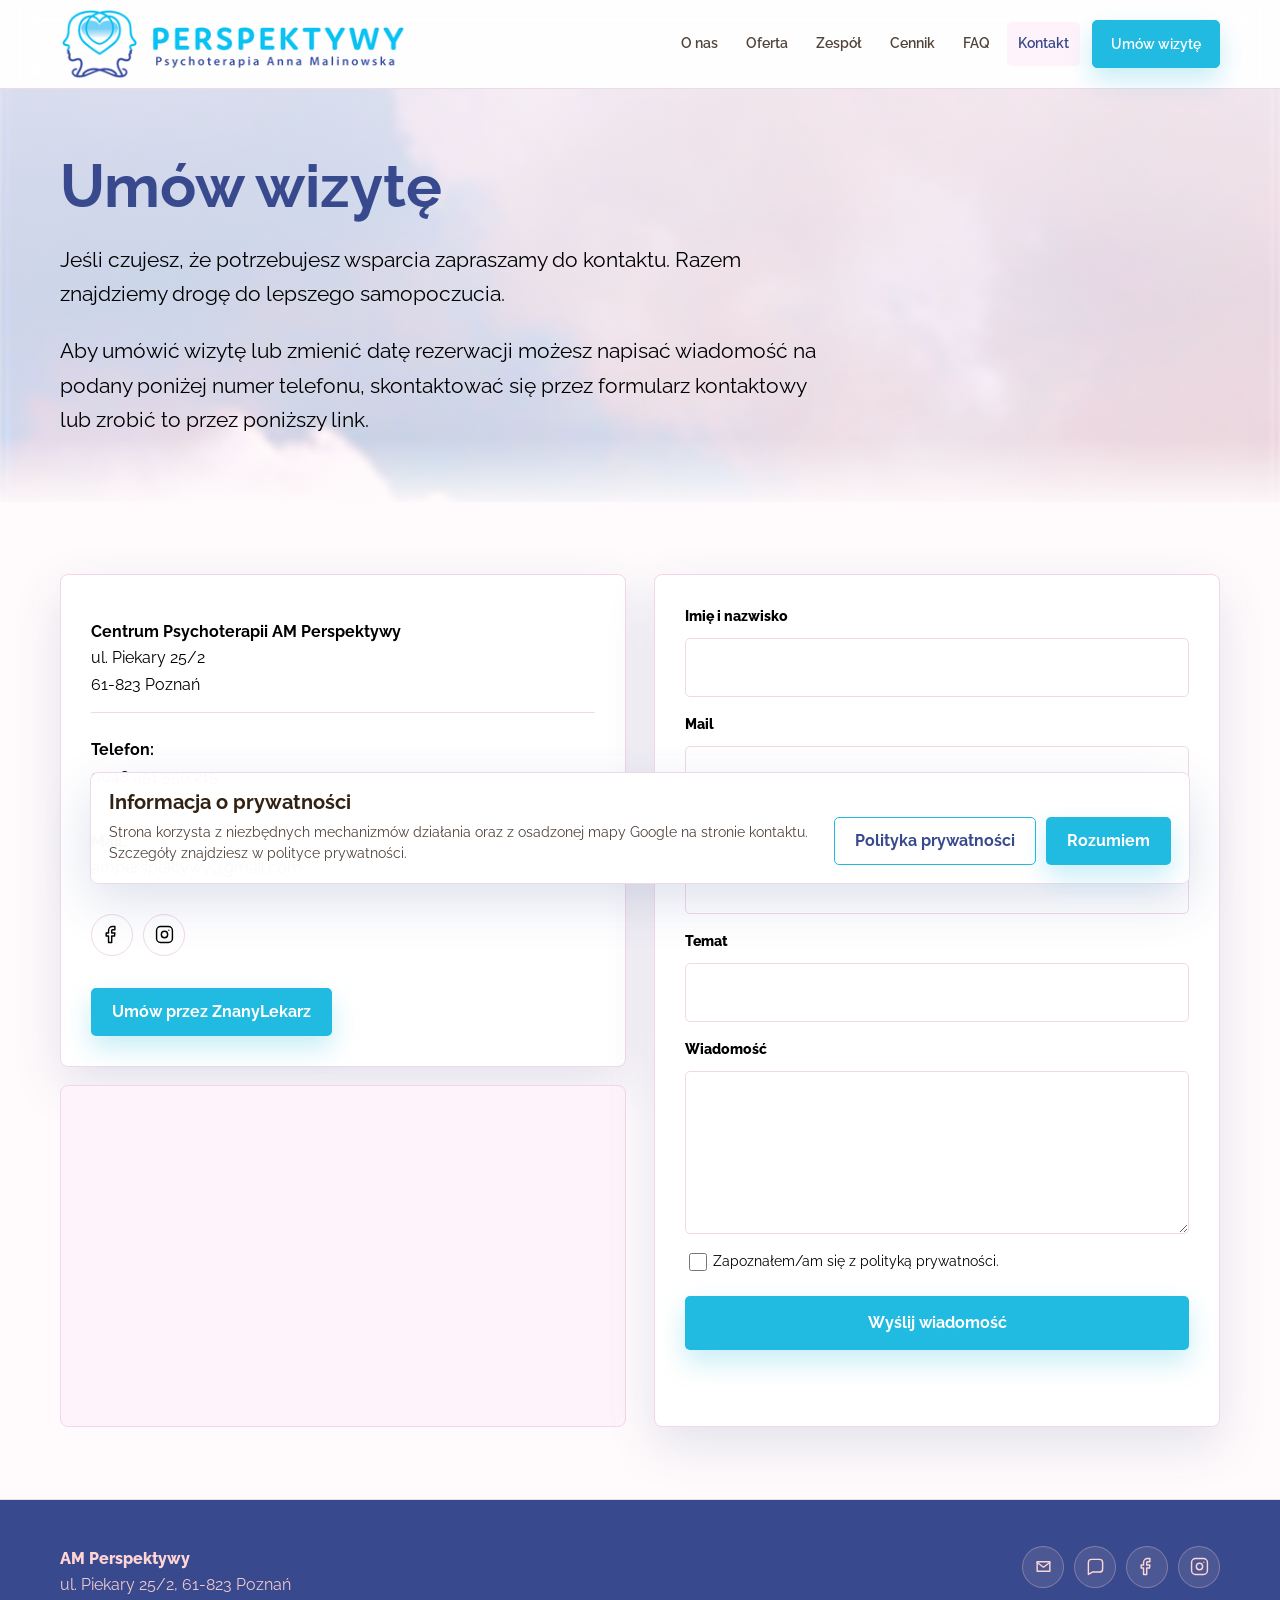
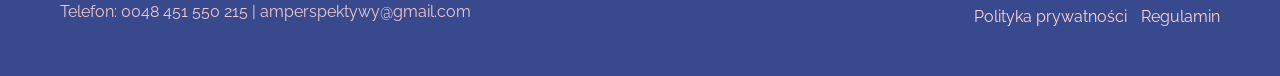
<file: kontakt.html>
<!doctype html>
<html lang="pl">
<head>
  <!-- Google Tag Manager -->
<script>(function(w,d,s,l,i){w[l]=w[l]||[];w[l].push({'gtm.start':
new Date().getTime(),event:'gtm.js'});var f=d.getElementsByTagName(s)[0],
j=d.createElement(s),dl=l!='dataLayer'?'&l='+l:'';j.async=true;j.src=
'https://www.googletagmanager.com/gtm.js?id='+i+dl;f.parentNode.insertBefore(j,f);
})(window,document,'script','dataLayer','GTM-54SK3H5K');</script>
<!-- End Google Tag Manager -->
  <meta name="google-site-verification" content="y8yKHPVRfyMEMTSI_1TR6_MCU0k4G8TUNKuvNAyiCkQ" />
  <meta charset="utf-8">
  <meta name="viewport" content="width=device-width, initial-scale=1">
  <title>Kontakt i umówienie wizyty – psychoterapeuta Poznań | AM Perspektywy</title>
  <meta name="description" content="Umów wizytę w AM Perspektywy, ul. Piekary 25/2, Poznań. Telefon 0048 451 550 215, formularz kontaktowy lub rezerwacja przez ZnanyLekarz.">
  <meta name="robots" content="index, follow, max-image-preview:large, max-snippet:-1">
  <link rel="icon" href="/favicon.ico" sizes="any">
  <link rel="icon" type="image/png" sizes="32x32" href="/assets/favicon-32.png">
  <link rel="icon" type="image/png" sizes="192x192" href="/assets/favicon-192.png">
  <link rel="apple-touch-icon" href="/assets/apple-touch-icon.png">
  <link rel="canonical" href="https://amperspektywy.com/kontakt.html">
  <meta property="og:type" content="website">
  <meta property="og:site_name" content="AM Perspektywy">
  <meta property="og:locale" content="pl_PL">
  <meta property="og:title" content="Kontakt i umówienie wizyty – psychoterapeuta Poznań | AM Perspektywy">
  <meta property="og:description" content="Umów wizytę w AM Perspektywy, ul. Piekary 25/2, Poznań. Telefon 0048 451 550 215, formularz kontaktowy lub rezerwacja przez ZnanyLekarz.">
  <meta property="og:url" content="https://amperspektywy.com/kontakt.html">
  <meta property="og:image" content="https://amperspektywy.com/assets/adobestock-485856695-opt.jpg">
  <meta name="twitter:card" content="summary_large_image">
  <meta name="twitter:title" content="Kontakt i umówienie wizyty – psychoterapeuta Poznań | AM Perspektywy">
  <meta name="twitter:description" content="Umów wizytę w AM Perspektywy, ul. Piekary 25/2, Poznań. Telefon 0048 451 550 215, formularz kontaktowy lub rezerwacja przez ZnanyLekarz.">
  <meta name="twitter:image" content="https://amperspektywy.com/assets/adobestock-485856695-opt.jpg">
  <script type="application/ld+json">
{
  "@context": "https://schema.org",
  "@graph": [
    {
      "@type": "ContactPage",
      "@id": "https://amperspektywy.com/kontakt.html#webpage",
      "url": "https://amperspektywy.com/kontakt.html",
      "name": "Kontakt",
      "description": "Umów wizytę w AM Perspektywy, ul. Piekary 25/2, Poznań. Telefon 0048 451 550 215, formularz kontaktowy lub rezerwacja przez ZnanyLekarz.",
      "inLanguage": "pl-PL",
      "isPartOf": {
        "@id": "https://amperspektywy.com/#website"
      },
      "about": {
        "@id": "https://amperspektywy.com/#organization"
      }
    },
    {
      "@type": "BreadcrumbList",
      "itemListElement": [
        {
          "@type": "ListItem",
          "position": 1,
          "name": "Strona główna",
          "item": "https://amperspektywy.com/"
        },
        {
          "@type": "ListItem",
          "position": 2,
          "name": "Kontakt",
          "item": "https://amperspektywy.com/kontakt.html"
        }
      ]
    }
  ]
}
  </script>
  <link rel="preconnect" href="https://fonts.googleapis.com"><link rel="preconnect" href="https://fonts.gstatic.com" crossorigin>
  <link href="https://fonts.googleapis.com/css2?family=Raleway:wght@400;500;600;700;800&display=swap" rel="stylesheet">
  <link rel="stylesheet" href="assets/styles.css?v=20261028-1">
</head>
<body>
  <!-- Google Tag Manager (noscript) -->
<noscript><iframe src="https://www.googletagmanager.com/ns.html?id=GTM-54SK3H5K"
height="0" width="0" style="display:none;visibility:hidden"></iframe></noscript>
<!-- End Google Tag Manager (noscript) -->
  <header class="site-header"><div class="container nav-wrap"><a class="brand" href="index.html" aria-label="AM Perspektywy"><img src="assets/logo-mark-perspektywy-transparent.png" alt="AM Perspektywy Psychoterapia Anna Malinowska"></a><button class="nav-toggle" type="button" aria-label="Otwórz menu" aria-expanded="false"><span></span><span></span><span></span></button><nav class="site-nav" aria-label="Główna nawigacja"><a href="o-nas.html">O nas</a><a href="oferta.html">Oferta</a><a href="zespol.html">Zespół</a><a href="cennik.html">Cennik</a><a href="faq.html">FAQ</a><a href="kontakt.html" aria-current="page">Kontakt</a><a class="button button-primary nav-cta" href="https://www.znanylekarz.pl/anna-malinowska-10/psychoterapeuta/poznan" target="_blank" rel="nofollow noopener">Umów wizytę</a></nav></div></header>
  <main>
    <section class="page-hero"><div class="container"><h1>Umów wizytę</h1><p class="lead">Jeśli czujesz, że potrzebujesz wsparcia zapraszamy do kontaktu. Razem znajdziemy drogę do lepszego samopoczucia.</p><p class="lead">Aby umówić wizytę lub zmienić datę rezerwacji możesz napisać wiadomość na podany poniżej numer telefonu, skontaktować się przez formularz kontaktowy lub zrobić to przez poniższy link.</p></div></section>
    <section class="section">
      <div class="container grid-2">
        <div>
          <div class="contact-panel">
            <ul class="contact-list">
              <li><strong>Centrum Psychoterapii AM Perspektywy</strong><br>ul. Piekary 25/2<br>61-823 Poznań</li>
              <li><strong>Telefon:</strong><br><a href="tel:+48451550215">0048 451 550 215</a></li>
              <li><strong>Mail:</strong><br><a href="mailto:amperspektywy@gmail.com">amperspektywy@gmail.com</a></li>
            </ul>
            <div class="contact-icons" aria-label="Media społecznościowe AM Perspektywy">
  <a class="icon-link" href="https://www.facebook.com/people/Anna-Malinowska-Perspektywy-Psychoterapia/pfbid02SsEuU3tzzC7AndgdW55nrsAg2SNJVahxXWP4oAUyShFR9nJjmaE9MKe9f83TcsQTl/" target="_blank" rel="noopener" aria-label="Facebook AM Perspektywy">
    <svg aria-hidden="true" viewBox="0 0 24 24"><path d="M15 2h-3a5 5 0 0 0-5 5v3H4v4h3v8h4v-8h3.5l.5-4h-4V7a1 1 0 0 1 1-1h3z"></path></svg>
  </a>
  <a class="icon-link" href="https://www.instagram.com/am_perspektywy" target="_blank" rel="noopener" aria-label="Instagram AM Perspektywy">
    <svg aria-hidden="true" viewBox="0 0 24 24"><rect x="2" y="2" width="20" height="20" rx="5"></rect><circle cx="12" cy="12" r="4"></circle><path d="M17.5 6.5h.01"></path></svg>
  </a>
</div>
            <div class="hero-actions">
              <a class="button button-primary" href="https://www.znanylekarz.pl/anna-malinowska-10/psychoterapeuta/poznan" target="_blank" rel="nofollow noopener">Umów przez ZnanyLekarz</a>
            </div>
          </div>
          <div class="map-frame" style="margin-top: 18px;" aria-label="Mapa lokalizacji AM Perspektywy">
            <iframe
              title="Mapa lokalizacji AM Perspektywy"
              src="https://www.google.com/maps?q=ul.%20Piekary%2025%2F2%2C%2061-823%20Pozna%C5%84&output=embed"
              loading="eager"
              referrerpolicy="no-referrer-when-downgrade"></iframe>
          </div>
        </div>
        <form class="contact-panel form-grid" id="formularz" action="api/contact.php" method="post" data-contact-form>
          <div class="field"><label for="name">Imię i nazwisko</label><input id="name" name="name" autocomplete="name" required></div>
          <div class="field"><label for="email">Mail</label><input id="email" name="email" type="email" autocomplete="email" required></div>
          <div class="field"><label for="phone">Telefon</label><input id="phone" name="phone" autocomplete="tel"></div>
          <div class="field"><label for="topic">Temat</label><input id="topic" name="topic" required></div>
          <div class="field"><label for="message">Wiadomość</label><textarea id="message" name="message" required></textarea></div>
          <div class="hp-field"><label for="website">Strona www</label><input id="website" name="website" tabindex="-1" autocomplete="off"></div>
          <label class="checkbox-row"><input type="checkbox" name="consent" required><span>Zapoznałem/am się z polityką prywatności.</span></label>
          <button class="button button-primary" type="submit">Wyślij wiadomość</button>
          <div class="form-status" data-form-status aria-live="polite"></div>
        </form>
      </div>
    </section>
  </main>
  <footer class="site-footer"><div class="container footer-grid"><div><div class="footer-brand">AM Perspektywy</div><div>ul. Piekary 25/2, 61-823 Poznań<br>Telefon: 0048 451 550 215 | amperspektywy@gmail.com</div></div><div class="footer-side"><div class="footer-social" aria-label="Szybki kontakt">
  <a class="icon-link" href="mailto:amperspektywy@gmail.com" aria-label="Napisz e-mail do AM Perspektywy">
    <svg aria-hidden="true" viewBox="0 0 24 24"><path d="M4 6h16v12H4z"></path><path d="m4 7 8 6 8-6"></path></svg>
  </a>
  <a class="icon-link" href="kontakt.html#formularz" aria-label="Przejdź do formularza kontaktowego">
    <svg aria-hidden="true" viewBox="0 0 24 24"><path d="M21 15a4 4 0 0 1-4 4H8l-5 3V7a4 4 0 0 1 4-4h10a4 4 0 0 1 4 4z"></path></svg>
  </a>
  <a class="icon-link" href="https://www.facebook.com/people/Anna-Malinowska-Perspektywy-Psychoterapia/pfbid02SsEuU3tzzC7AndgdW55nrsAg2SNJVahxXWP4oAUyShFR9nJjmaE9MKe9f83TcsQTl/" target="_blank" rel="noopener" aria-label="Facebook AM Perspektywy">
    <svg aria-hidden="true" viewBox="0 0 24 24"><path d="M15 2h-3a5 5 0 0 0-5 5v3H4v4h3v8h4v-8h3.5l.5-4h-4V7a1 1 0 0 1 1-1h3z"></path></svg>
  </a>
  <a class="icon-link" href="https://www.instagram.com/am_perspektywy" target="_blank" rel="noopener" aria-label="Instagram AM Perspektywy">
    <svg aria-hidden="true" viewBox="0 0 24 24"><rect x="2" y="2" width="20" height="20" rx="5"></rect><circle cx="12" cy="12" r="4"></circle><path d="M17.5 6.5h.01"></path></svg>
  </a>
</div><div class="footer-links"><a href="polityka-prywatnosci.html">Polityka prywatności</a><a href="regulamin.html">Regulamin</a></div></div></div></footer>
  <script src="assets/main.js?v=20261028-1"></script>
</body>
</html>
</file>
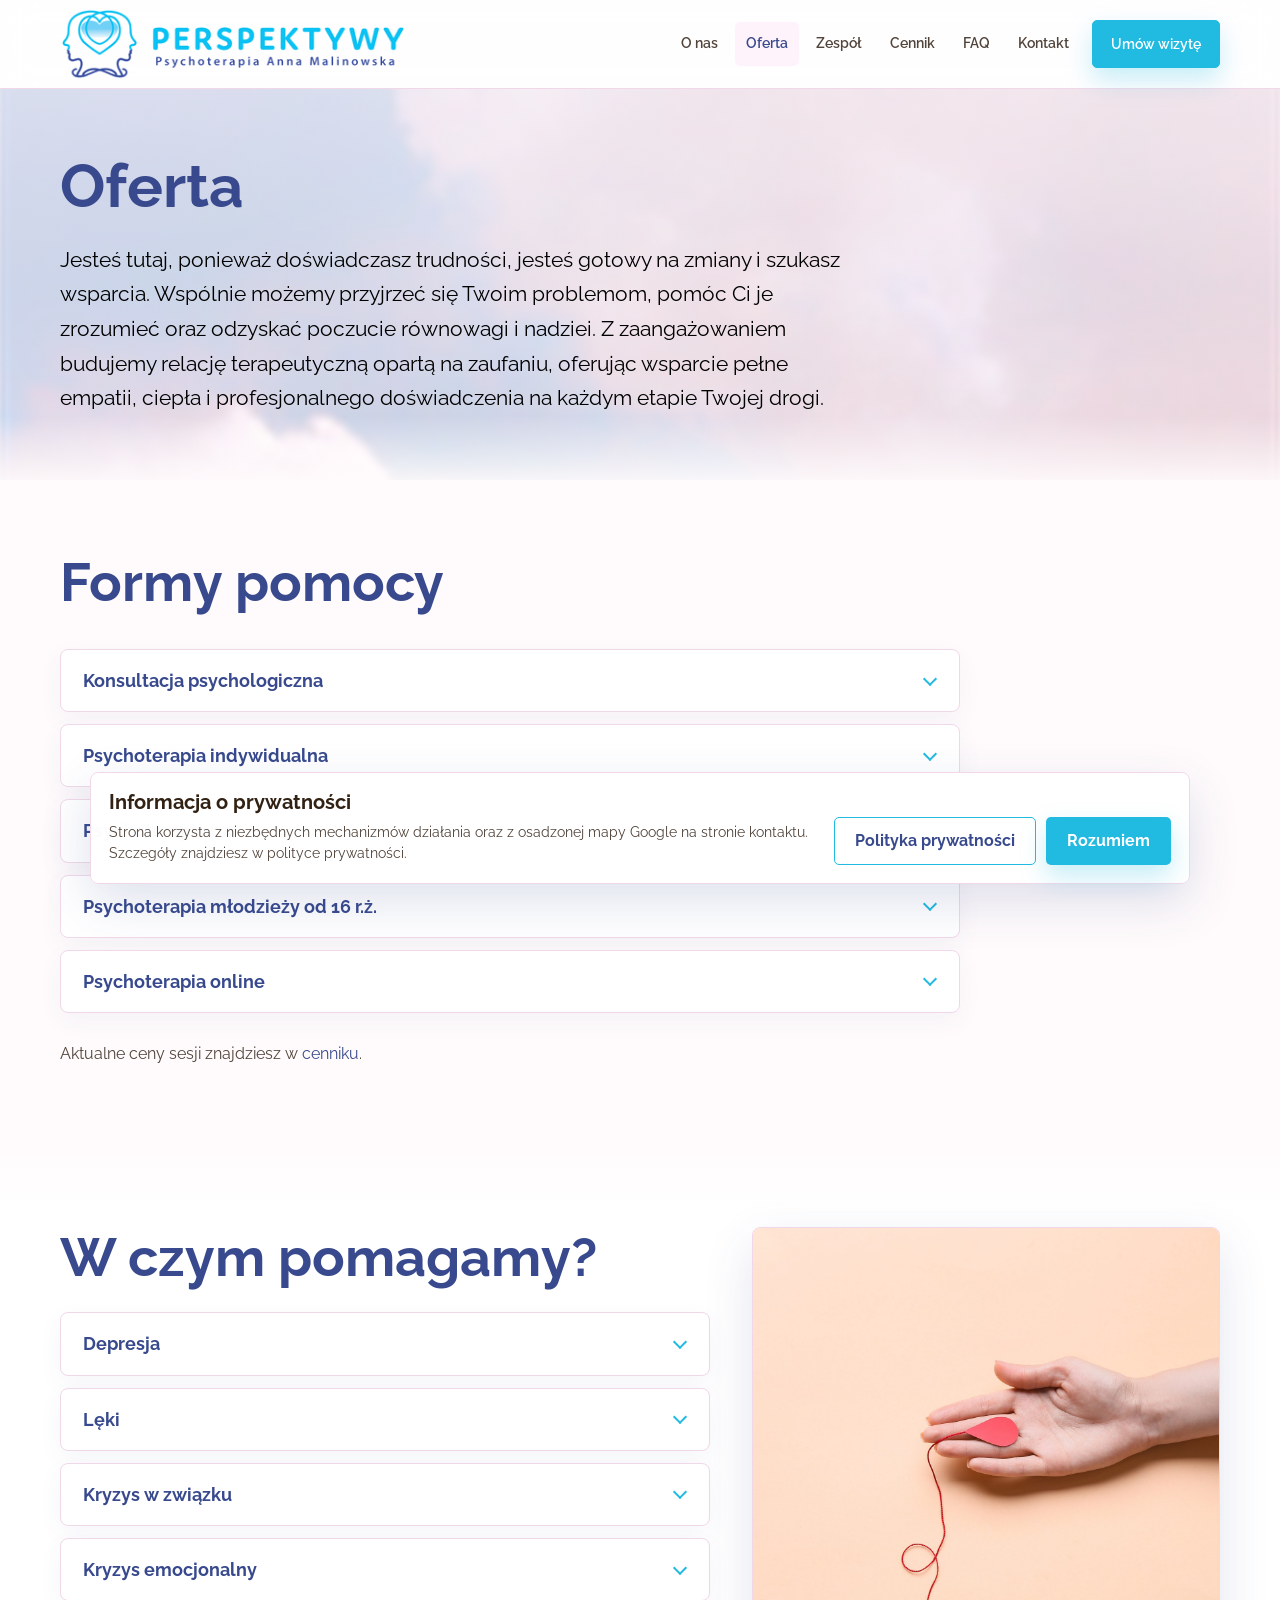
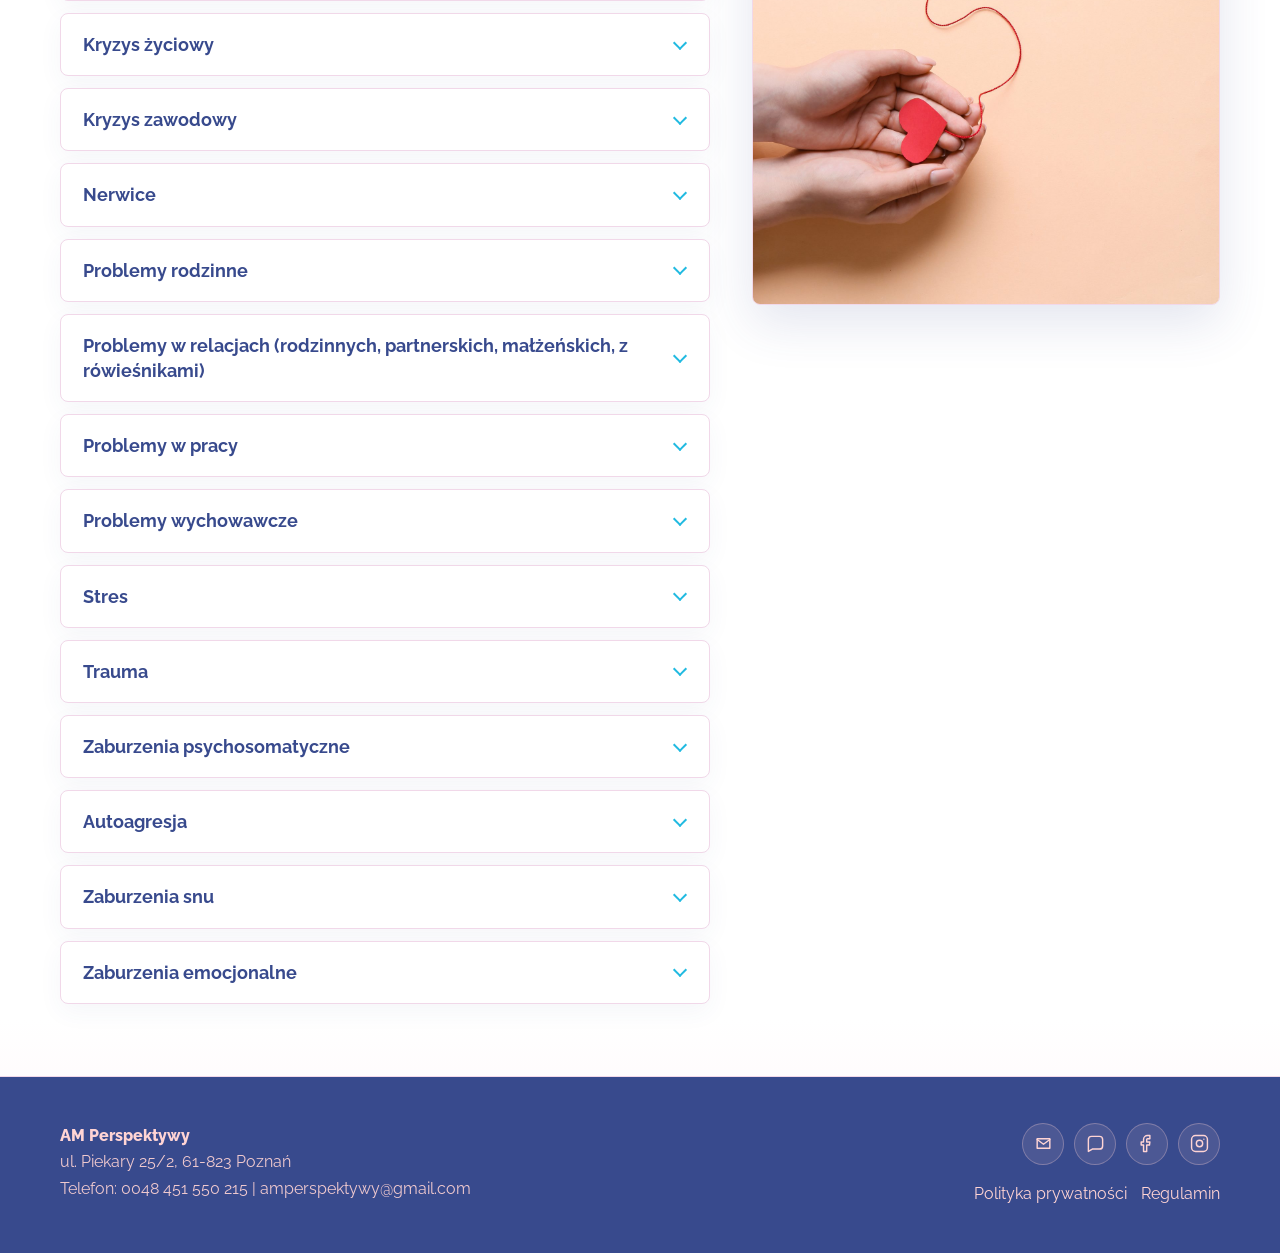
<file: oferta.html>
<!doctype html>
<html lang="pl">
<head>
  <!-- Google Tag Manager -->
<script>(function(w,d,s,l,i){w[l]=w[l]||[];w[l].push({'gtm.start':
new Date().getTime(),event:'gtm.js'});var f=d.getElementsByTagName(s)[0],
j=d.createElement(s),dl=l!='dataLayer'?'&l='+l:'';j.async=true;j.src=
'https://www.googletagmanager.com/gtm.js?id='+i+dl;f.parentNode.insertBefore(j,f);
})(window,document,'script','dataLayer','GTM-54SK3H5K');</script>
<!-- End Google Tag Manager -->
  <meta name="google-site-verification" content="y8yKHPVRfyMEMTSI_1TR6_MCU0k4G8TUNKuvNAyiCkQ" />
  <meta charset="utf-8">
  <meta name="viewport" content="width=device-width, initial-scale=1">
  <title>Oferta – psychoterapia, depresja, lęki, kryzysy | AM Perspektywy</title>
  <meta name="description" content="Formy pomocy i obszary, w których pomagamy: psychoterapia indywidualna, par, młodzieży i online; depresja, lęki, kryzysy, trauma, stres, nerwice, problemy rodzinne i zawodowe.">
  <meta name="robots" content="index, follow, max-image-preview:large, max-snippet:-1">
  <link rel="icon" href="/favicon.ico" sizes="any">
  <link rel="icon" type="image/png" sizes="32x32" href="/assets/favicon-32.png">
  <link rel="icon" type="image/png" sizes="192x192" href="/assets/favicon-192.png">
  <link rel="apple-touch-icon" href="/assets/apple-touch-icon.png">
  <link rel="canonical" href="https://amperspektywy.com/oferta.html">
  <meta property="og:type" content="website">
  <meta property="og:site_name" content="AM Perspektywy">
  <meta property="og:locale" content="pl_PL">
  <meta property="og:title" content="Oferta – psychoterapia, depresja, lęki, kryzysy | AM Perspektywy">
  <meta property="og:description" content="Formy pomocy i obszary, w których pomagamy: psychoterapia indywidualna, par, młodzieży i online; depresja, lęki, kryzysy, trauma, stres, nerwice, problemy rodzinne i zawodowe.">
  <meta property="og:url" content="https://amperspektywy.com/oferta.html">
  <meta property="og:image" content="https://amperspektywy.com/assets/adobestock-485856695-opt.jpg">
  <meta name="twitter:card" content="summary_large_image">
  <meta name="twitter:title" content="Oferta – psychoterapia, depresja, lęki, kryzysy | AM Perspektywy">
  <meta name="twitter:description" content="Formy pomocy i obszary, w których pomagamy: psychoterapia indywidualna, par, młodzieży i online; depresja, lęki, kryzysy, trauma, stres, nerwice, problemy rodzinne i zawodowe.">
  <meta name="twitter:image" content="https://amperspektywy.com/assets/adobestock-485856695-opt.jpg">
  <script type="application/ld+json">
{
  "@context": "https://schema.org",
  "@graph": [
    {
      "@type": "WebPage",
      "@id": "https://amperspektywy.com/oferta.html#webpage",
      "url": "https://amperspektywy.com/oferta.html",
      "name": "Oferta",
      "description": "W czym pomagamy: depresja, lęki, kryzys w związku, trauma, stres, nerwice, problemy rodzinne i zawodowe. Psychoterapia w Poznaniu i online.",
      "inLanguage": "pl-PL",
      "isPartOf": {
        "@id": "https://amperspektywy.com/#website"
      },
      "about": {
        "@id": "https://amperspektywy.com/#organization"
      }
    },
    {
      "@type": "ItemList",
      "name": "W czym pomagamy",
      "itemListElement": [
        {
          "@type": "ListItem",
          "position": 1,
          "name": "Depresja"
        },
        {
          "@type": "ListItem",
          "position": 2,
          "name": "Lęki"
        },
        {
          "@type": "ListItem",
          "position": 3,
          "name": "Kryzys w związku"
        },
        {
          "@type": "ListItem",
          "position": 4,
          "name": "Kryzys emocjonalny"
        },
        {
          "@type": "ListItem",
          "position": 5,
          "name": "Kryzys życiowy"
        },
        {
          "@type": "ListItem",
          "position": 6,
          "name": "Kryzys zawodowy"
        },
        {
          "@type": "ListItem",
          "position": 7,
          "name": "Nerwice"
        },
        {
          "@type": "ListItem",
          "position": 8,
          "name": "Problemy rodzinne"
        },
        {
          "@type": "ListItem",
          "position": 9,
          "name": "Problemy w relacjach (rodzinnych, partnerskich, małżeńskich, z rówieśnikami)"
        },
        {
          "@type": "ListItem",
          "position": 10,
          "name": "Problemy w pracy"
        },
        {
          "@type": "ListItem",
          "position": 11,
          "name": "Problemy wychowawcze"
        },
        {
          "@type": "ListItem",
          "position": 12,
          "name": "Stres"
        },
        {
          "@type": "ListItem",
          "position": 13,
          "name": "Trauma"
        },
        {
          "@type": "ListItem",
          "position": 14,
          "name": "Zaburzenia psychosomatyczne"
        },
        {
          "@type": "ListItem",
          "position": 15,
          "name": "Autoagresja"
        },
        {
          "@type": "ListItem",
          "position": 16,
          "name": "Zaburzenia snu"
        },
        {
          "@type": "ListItem",
          "position": 17,
          "name": "Zaburzenia emocjonalne"
        }
      ]
    },
    {
      "@type": "ItemList",
      "name": "Formy pomocy",
      "itemListElement": [
        {
          "@type": "ListItem",
          "position": 1,
          "name": "Konsultacja psychologiczna"
        },
        {
          "@type": "ListItem",
          "position": 2,
          "name": "Psychoterapia indywidualna"
        },
        {
          "@type": "ListItem",
          "position": 3,
          "name": "Psychoterapia par"
        },
        {
          "@type": "ListItem",
          "position": 4,
          "name": "Psychoterapia młodzieży od 16 r.ż."
        },
        {
          "@type": "ListItem",
          "position": 5,
          "name": "Psychoterapia online"
        }
      ]
    },
    {
      "@type": "BreadcrumbList",
      "itemListElement": [
        {
          "@type": "ListItem",
          "position": 1,
          "name": "Strona główna",
          "item": "https://amperspektywy.com/"
        },
        {
          "@type": "ListItem",
          "position": 2,
          "name": "Oferta",
          "item": "https://amperspektywy.com/oferta.html"
        }
      ]
    }
  ]
}
  </script>
  <link rel="preconnect" href="https://fonts.googleapis.com"><link rel="preconnect" href="https://fonts.gstatic.com" crossorigin>
  <link href="https://fonts.googleapis.com/css2?family=Raleway:wght@400;500;600;700;800&display=swap" rel="stylesheet">
  <link rel="stylesheet" href="assets/styles.css?v=20261028-1">
</head>
<body>
  <!-- Google Tag Manager (noscript) -->
<noscript><iframe src="https://www.googletagmanager.com/ns.html?id=GTM-54SK3H5K"
height="0" width="0" style="display:none;visibility:hidden"></iframe></noscript>
<!-- End Google Tag Manager (noscript) -->
  <header class="site-header"><div class="container nav-wrap"><a class="brand" href="index.html" aria-label="AM Perspektywy"><img src="assets/logo-mark-perspektywy-transparent.png" alt="AM Perspektywy Psychoterapia Anna Malinowska"></a><button class="nav-toggle" type="button" aria-label="Otwórz menu" aria-expanded="false"><span></span><span></span><span></span></button><nav class="site-nav" aria-label="Główna nawigacja"><a href="o-nas.html">O nas</a><a href="oferta.html" aria-current="page">Oferta</a><a href="zespol.html">Zespół</a><a href="cennik.html">Cennik</a><a href="faq.html">FAQ</a><a href="kontakt.html">Kontakt</a><a class="button button-primary nav-cta" href="https://www.znanylekarz.pl/anna-malinowska-10/psychoterapeuta/poznan" target="_blank" rel="nofollow noopener">Umów wizytę</a></nav></div></header>
  <main>
    <section class="page-hero offer-hero"><div class="container"><h1>Oferta</h1><p class="lead">Jesteś tutaj, ponieważ doświadczasz trudności, jesteś gotowy na zmiany i szukasz wsparcia. Wspólnie możemy przyjrzeć się Twoim problemom, pomóc Ci je zrozumieć oraz odzyskać poczucie równowagi i nadziei. Z zaangażowaniem budujemy relację terapeutyczną opartą na zaufaniu, oferując wsparcie pełne empatii, ciepła i profesjonalnego doświadczenia na każdym etapie Twojej drogi.</p></div></section>
    <section class="section">
      <div class="container text-wall-wide">
        <div class="section-head section-head-single"><div><h2>Formy pomocy</h2></div></div>
        <div class="accordion"><details class="accordion-item" id="konsultacja-psychologiczna"><summary>Konsultacja psychologiczna</summary><div class="accordion-body"><p>Konsultacje psychologiczne zwykle są jednym spotkaniem, na którym określane są potrzeby i oczekiwania pacjenta. Konsultacje psychologiczne mogą być wstępem do terapii i wdrożenia pomocy psychologicznej, ale nie muszą. Zazwyczaj odbywają się po to, by zdiagnozować, co jest problemem, i przedstawić metodę pomocy.</p></div></details><details class="accordion-item" id="psychoterapia-indywidualna"><summary>Psychoterapia indywidualna</summary><div class="accordion-body"><p>Psychoterapia indywidualna to regularne spotkania z psychoterapeutą, podczas których możesz w bezpiecznej, pełnej zrozumienia i akceptacji atmosferze przyjrzeć się swoim emocjom, myślom, doświadczeniom i trudnościom.</p><p>To przestrzeń, w której możesz swobodnie mówić o tym, co jest dla Ciebie ważne, co Cię niepokoi lub z czym trudno Ci sobie poradzić. Nie musisz mieć gotowych odpowiedzi ani dokładnie wiedzieć, od czego zacząć. Wspólnie z terapeutą możesz stopniowo lepiej rozumieć siebie i szukać sposobów na poprawę swojego samopoczucia.</p><h3>W czym może pomóc psychoterapia?</h3><p>Psychoterapia indywidualna może pomóc Ci między innymi w:</p><ul class="check-list"><li>radzeniu sobie z emocjami</li><li>pokonywaniu trudności życiowych – w momentach kryzysu, zmian, straty lub przeciążenia</li><li>budowaniu poczucia własnej wartości</li><li>poprawie relacji z innymi</li><li>zrozumieniu powtarzających się schematów</li><li>zmniejszaniu objawów psychicznych</li></ul><h3>Jak wyglądają spotkania?</h3><p>Sesje odbywają się w regularnych odstępach czasu. Ich przebieg zależy od Twoich potrzeb, sytuacji i celów, które wspólnie ustalimy. Możesz mówić o bieżących trudnościach, wracać do ważnych doświadczeń z przeszłości lub szukać nowych sposobów radzenia sobie z codziennymi wyzwaniami.</p><p>Psychoterapeuta nie ocenia Cię ani nie narzuca gotowych rozwiązań. Towarzyszy Ci w procesie poznawania siebie, pomaga dostrzegać nowe perspektywy i wspiera w poszukiwaniu zmian, które będą dla Ciebie pomocne.</p><p>Psychoterapia to proces, który daje możliwość stopniowego wprowadzania zmian w swoim tempie. Nie polega na tym, że ktoś „naprawia Cię” lub mówi, jak masz żyć. To wspólna praca, dzięki której możesz lepiej rozumieć siebie, odzyskiwać równowagę i budować życie bardziej zgodne ze swoimi potrzebami i wartościami.</p></div></details><details class="accordion-item" id="psychoterapia-par"><summary>Psychoterapia par</summary><div class="accordion-body"><p>Psychoterapia par to przestrzeń, w której możecie lepiej zrozumieć siebie nawzajem, poprawić komunikację i wspólnie pracować nad relacją. To okazja, by przyjrzeć się trudnościom, wyrazić swoje potrzeby i znaleźć nowe sposoby radzenia sobie z konfliktami.</p><h3>W czym może pomóc?</h3><p>Psychoterapia par może pomóc w:</p><ul class="check-list"><li>poprawie komunikacji i rozwiązywaniu konfliktów</li><li>odbudowie zaufania i bliskości</li><li>lepszym zrozumieniu wzajemnych potrzeb i emocji</li><li>radzeniu sobie z kryzysami i trudnymi zmianami</li><li>podejmowaniu świadomych decyzji dotyczących przyszłości związku</li></ul><h3>Jak wyglądają spotkania?</h3><p>Podczas sesji, z pomocą psychoterapeuty, możecie spokojnie przyjrzeć się temu, co dzieje się w Waszej relacji. Każda osoba ma przestrzeń, by zostać wysłuchaną i lepiej zrozumieć perspektywę partnera. Wspólnie szukacie sposobów na budowanie porozumienia i wprowadzanie zmian.</p><p>Nie musicie czekać na poważny kryzys, aby skorzystać z terapii. Możecie zgłosić się zarówno wtedy, gdy przechodzicie trudny moment, jak i wtedy, gdy chcecie lepiej się rozumieć i rozwijać swoją relację.</p><p>Psychoterapia par nie polega na szukaniu winnego, lecz na wspólnym poszukiwaniu rozwiązań, które pomogą Wam budować relację opartą na wzajemnym szacunku, zrozumieniu i bliskości.</p></div></details><details class="accordion-item" id="psychoterapia-mlodziezy-od-16-r-z"><summary>Psychoterapia młodzieży od 16 r.ż.</summary><div class="accordion-body"><p>Okres dorastania to czas wielu zmian, intensywnych emocji i wyzwań. Trudności w relacjach, presja otoczenia, stres czy obniżone poczucie własnej wartości mogą sprawiać, że młodej osobie trudno odnaleźć się w codzienności.</p><p>Psychoterapia to bezpieczna przestrzeń, w której młody człowiek może zostać wysłuchany, lepiej zrozumieć siebie i otrzymać wsparcie.</p><h3>W czym może pomóc?</h3><ul class="check-list"><li>radzenie sobie z lękiem, stresem i trudnymi emocjami</li><li>budowanie poczucia własnej wartości</li><li>trudności w relacjach z rówieśnikami i rodziną</li><li>presja szkolna i oczekiwania otoczenia</li><li>kryzysy i zmiany życiowe</li></ul><p>Spotkania odbywają się indywidualnie, w atmosferze akceptacji i szacunku. Celem terapii jest pomoc w lepszym rozumieniu siebie, rozwijaniu umiejętności radzenia sobie z trudnościami i budowaniu większej pewności siebie.</p><p>Nie trzeba radzić sobie ze wszystkim samodzielnie. Skorzystanie z pomocy może być pierwszym krokiem do poprawy samopoczucia i lepszego poznania siebie.</p></div></details><details class="accordion-item" id="psychoterapia-online"><summary>Psychoterapia online</summary><div class="accordion-body"><p>Psychoterapia online jest dobrą alternatywą dla spotkań stacjonarnych. Jej efekty są dokładnie takie same jak w przypadku sesji prowadzonych w gabinecie terapeuty. Nigdy wcześniej nie udało Ci się uczestniczyć w terapii online i zastanawiasz się, czy jej rezultaty będą zgodne z Twoimi oczekiwaniami? A może boisz się, że psychoterapia przez Internet nie będzie skuteczna? To absolutnie uzasadnione obawy.</p><p>To wygodne rozwiązanie dla osób, które cenią sobie elastyczność, komfort i możliwość skorzystania z pomocy niezależnie od miejsca zamieszkania.</p><h3>W czym może pomóc?</h3><p>Psychoterapia online może wspierać Cię w:</p><ul class="check-list"><li>radzeniu sobie ze stresem, lękiem i trudnymi emocjami</li><li>poprawie samopoczucia i budowaniu poczucia własnej wartości</li><li>trudnościach w relacjach i kryzysach życiowych</li><li>lepszym rozumieniu siebie i swoich potrzeb</li><li>poszukiwaniu nowych sposobów radzenia sobie z codziennymi wyzwaniami</li></ul><h3>Jak wyglądają spotkania?</h3><p>Sesje odbywają się online, w ustalonym terminie, za pośrednictwem komunikatora wideo. Potrzebujesz jedynie stabilnego połączenia z Internetem, urządzenia z kamerą i mikrofonem oraz spokojnego, zapewniającego prywatność miejsca.</p><p>Spotkania przebiegają podobnie jak w gabinecie, w atmosferze zaufania, akceptacji i szacunku. Możesz swobodnie rozmawiać o swoich doświadczeniach, emocjach i trudnościach, a psychoterapeuta pomaga Ci lepiej zrozumieć siebie i szukać możliwych sposobów radzenia sobie z trudnościami.</p><p>Nie musisz być w określonym miejscu ani czekać na odpowiedni moment, by zadbać o siebie. Psychoterapia online pozwala korzystać ze wsparcia w sposób dopasowany do Twoich potrzeb i codziennego życia.</p></div></details></div>
        <p class="price-note">Aktualne ceny sesji znajdziesz w <a href="cennik.html">cenniku</a>.</p>
      </div>
    </section>
    <section class="section offer-help section-soft">
      <div class="container offer-help-layout">
        <div class="offer-help-copy">
          <div class="section-head"><div><h2>W czym pomagamy?</h2></div></div>
          <div class="accordion"><details class="accordion-item" id="depresja"><summary>Depresja</summary><div class="accordion-body"><p>Jeśli zauważasz u siebie między innymi: obniżony nastrój, utratę energii i motywacji, poczucie pustki i niskie poczucie własnej wartości, kłopoty z koncentracją, wycofywanie się z relacji, coraz trudniejsze radzenie sobie z codziennymi obowiązkami i brak radości z codziennego życia to mogą być objawy depresji, co wymaga diagnozy u psychiatry i podjęcia leczenia.</p><p>W psychoterapii pomagamy zrozumieć przeżywane trudności, przyjrzeć się ich przyczynom i przejść przez proces terapeutyczny w bezpiecznej, wspierającej relacji.</p><p>W efekcie zauważysz i poczujesz większe zrozumienie siebie, stopniowe odzyskiwanie sił i nadziei oraz zbudujesz sposoby radzenia sobie z codziennością.</p></div></details><details class="accordion-item" id="leki"><summary>Lęki</summary><div class="accordion-body"><p>Lęk to przewlekły stan niepokoju, napięcia i obawy, które utrudniają codzienne funkcjonowanie, podejmowanie decyzji lub korzystanie z życia. Może on przyjmować różne postacie, od uogólnionego lęku po specyficzne fobie. W zespole lęku uogólnionego cierpisz z powodu uporczywego zamartwiania się wieloma obszarami życia, doświadczasz trudności w opanowaniu niepokoju i ciągłe spodziewasz się, że wydarzy się coś złego.</p><p>Na sesjach psychoterapii pomagamy rozpoznawać źródła lęku, rozumieć własne reakcje i rozwijać skuteczne sposoby radzenia sobie z niepokojem. Psychoterapia pomaga rozpoznawać mechanizmy nadmiernego zamartwiania się, pracować z niepewnością i rozwijać sposoby ograniczania napięcia.</p><p>Dzięki temu zbudujesz w sobie poczucie bezpieczeństwa, lepsze radzenie sobie z trudnymi emocjami i większą swobodę w codziennym życiu. W trakcie procesu możesz zauważyć zwiększoną tolerancję niepewności i więcej przestrzeni na codzienne aktywności.</p></div></details><details class="accordion-item" id="kryzys-w-zwiazku"><summary>Kryzys w związku</summary><div class="accordion-body"><p>Masz poczucie, że najbliższa osoba nie rozumie Cię lub powtarzasz te same, raniące schematy w związkach a często pojawiające się konflikty oddalają cię od innych, zauważasz trudności w komunikacji, które osłabiają relację partnerską.</p><p>W trakcie psychoterapii pomagamy zrozumieć potrzeby i perspektywy obu stron, rozpoznawać powtarzające się schematy i szukać konstruktywnych sposobów porozumienia i radzenia sobie z sytuacją konfliktową.</p><p>Praca nad kryzysem pomaga ograniczyć powtarzające się konflikty, odbudowywać zaufanie i bliskość oraz wypracować zdrowsze sposoby rozwiązywania nieporozumień. Dzięki temu możecie świadomie zadbać o relację i wspólnie zdecydować o jej dalszym kierunku.</p></div></details><details class="accordion-item" id="kryzys-emocjonalny"><summary>Kryzys emocjonalny</summary><div class="accordion-body"><p>W kryzysie emocjonalnym doświadczasz silnych emocji, masz poczucia przytłoczenia lub trudność w poradzeniu sobie z sytuacją, która przekracza Twoje dotychczasowe możliwości reagowania i radzenia sobie.</p><p>Na sesjach psychoterapii oferujemy bezpieczną przestrzeń do wyrażenia emocji, uporządkowania doświadczeń i poszukiwania sposobów poradzenia sobie z kryzysem.</p><p>Dzięki temu odczujesz większą stabilność emocjonalną, lepsze rozumienie własnych reakcji i odzyskiwanie poczucia wpływu na swoje życie.</p></div></details><details class="accordion-item" id="kryzys-zyciowy"><summary>Kryzys życiowy</summary><div class="accordion-body"><p>Jeśli doświadczasz zmiany, straty lub nieoczekiwanego wydarzenia, które podważa poczucie bezpieczeństwa i utrudnia odnalezienie się w nowej sytuacji to może być kryzys życiowy.</p><p>Psychoterapia pomaga uporządkować myśli i emocje, pomaga określić potrzeby oraz znaleźć zasoby potrzebne do poradzenia sobie ze zmianą.</p><p>W rezultacie psychoterapia pomoże Ci odbudować poczucie własnej sprawczości i stopniowo odnajdziesz równowagę.</p></div></details><details class="accordion-item" id="kryzys-zawodowy"><summary>Kryzys zawodowy</summary><div class="accordion-body"><p>Wypalenie, przeciążenie, brak satysfakcji z pracy czy nawet poczucia sensu oraz trudność w podjęciu decyzji dotyczących kariery tym charakteryzuje się kryzys zawodowy.</p><p>Podczas sesji psychoterapeuta pomoże Ci rozpoznać źródła trudności, przyjrzeć się własnym potrzebom i wartościom oraz wypracować zdrowsze sposoby funkcjonowania zawodowego.</p><p>Dzięki psychoterapii zauważysz jak zwiększa się u Ciebie świadomość swoich możliwości i granic, odczujesz lepsze radzenie sobie z presją oraz bardziej świadome podejmiesz decyzje zawodowe.</p></div></details><details class="accordion-item" id="nerwice"><summary>Nerwice</summary><div class="accordion-body"><p>Nerwica to złożone zaburzenie psychiczne, które wpływa nie tylko na stan emocjonalny, ale również na zdrowie fizyczne, utrudniając codzienne funkcjonowanie poprzez utrzymujące się napięcie, zamartwianie się i objawy lękowe, napady paniki, obsesyjne myśli, zaburzenia snu, a także dolegliwości somatyczne takie jak: bóle głowy, napięcie mięśniowe, zaburzenia żołądkowo-jelitowe, kołatania serca, wzrosty ciśnienia tętniczego. Wszystkie wymienione objawy stanowią wskazanie do konsultacji ze specjalistą. Właściwa diagnoza, odpowiednie leczenie oraz współpraca z psychoterapeutą pozwalają na złagodzenie objawów, przywrócenie równowagi psychicznej i poprawę jakości życia.</p><p>Dlatego na sesjach psychoterapii pomagamy rozpoznawać mechanizmy podtrzymujące lęk, lepiej rozumieć własne reakcje i rozwijać strategie radzenia sobie z napięciem.</p><p>W efekcie możesz spodziewać się lepszego rozumienia swoich trudności, większej zdolności regulowania emocji i poprawę codziennego funkcjonowania.</p></div></details><details class="accordion-item" id="problemy-rodzinne"><summary>Problemy rodzinne</summary><div class="accordion-body"><p>Napięcia, konflikty i nieporozumienia w rodzinie bardzo mocno wpływają na samopoczucie i poczucie bliskości.</p><p>Na sesjach psychoterapii pomagamy zrozumieć wzajemne potrzeby, rozpoznawać utrwalone wzorce komunikacji i szukać sposobów na konstruktywne rozwiązywanie konfliktów.</p><p>Pozwoli to na lepsze porozumienie, bardziej świadome stawianie granic i budowanie zdrowszych relacji rodzinnych.</p></div></details><details class="accordion-item" id="problemy-w-relacjach-rodzinnych-partnerskich-malzenskich-z-rowiesnikami"><summary>Problemy w relacjach (rodzinnych, partnerskich, małżeńskich, z rówieśnikami)</summary><div class="accordion-body"><p>Problemy w relacjach są częstym powodem zgłaszania się na psychoterapię. Podczas terapii można przyglądać się między innymi sposobom komunikowania się, granicom, potrzebom, konfliktom, lękowi przed odrzuceniem czy powtarzającym się schematom w relacjach.</p><p>Psychoterapia może pomóc lepiej rozumieć zarówno własne reakcje, jak i sposób budowania relacji z innymi.</p></div></details><details class="accordion-item" id="problemy-w-pracy"><summary>Problemy w pracy</summary><div class="accordion-body"><p>Trudności w relacjach ze współpracownikami lub przełożonymi, konflikty, nadmierny stres i presja zawodowa mogą prowadzić do frustracji, obniżenia motywacji i poczucia przeciążenia. W efekcie praca przestaje dawać satysfakcję i negatywnie wpływa na samopoczucie oraz życie prywatne.</p><p>Na terapii pomagamy zrozumieć źródła napięć, wzmacniać umiejętności komunikacyjne i wypracowywać sposoby radzenia sobie z trudnymi sytuacjami.</p><p>W efekcie zauważysz większą pewność w kontaktach zawodowych, skuteczniejsze stawianie granic i lepsze radzenie sobie z wyzwaniami w pracy.</p></div></details><details class="accordion-item" id="problemy-wychowawcze"><summary>Problemy wychowawcze</summary><div class="accordion-body"><p>Trudności w porozumieniu się z dzieckiem, częste konflikty, problemy z wyznaczaniem granic lub radzeniem sobie z trudnymi zachowaniami mogą prowadzić do frustracji, bezradności i napięć w rodzinie. W efekcie rodzicom coraz trudniej wspierać dziecko i budować z nim relację opartą na zaufaniu i wzajemnym zrozumieniu.</p><p>Psychoterapia pomoże Ci lepiej rozumieć własne emocje i potrzeby dziecka jak i przyjrzeć się tej relacji rodzic–dziecko. Wspólnie poszukamy rozwiązań, które pomagają budować spokojniejsze relacje w rodzinie.</p><p>Dzięki terapii zbudujesz relację opartą na zaufaniu, wzajemnym szacunku i poczuciu bezpieczeństwa.</p></div></details><details class="accordion-item" id="stres"><summary>Stres</summary><div class="accordion-body"><p>Nadmiar obowiązków, presja i trudne sytuacje życiowe mogą prowadzić do przewlekłego napięcia, przemęczenia, rozdrażnienia i trudności z koncentracją. Gdy stres utrzymuje się przez dłuższy czas, może negatywnie wpływać na samopoczucie, relacje z innymi oraz zdolność do radzenia sobie z codziennymi wyzwaniami. Przewlekły stres może objawiać się nie tylko napięciem emocjonalnym, ale również dolegliwościami fizycznymi, takimi jak bóle głowy, napięcie mięśni, problemy żołądkowe, kołatanie serca czy trudności ze snem. Utrzymujące się objawy mogą utrudniać codzienne funkcjonowanie, obniżać samopoczucie i prowadzić do wyczerpania. Warto pamiętać, że objawy te nie muszą wynikać wyłącznie ze stresu. Nowe, nasilone lub utrzymujące się dolegliwości wymagają oceny lekarskiej.</p><p>Podczas sesji psychoterapeutycznej pomagamy rozpoznać źródła stresu, zrozumieć jego wpływ na emocje i ciało oraz wypracować skuteczne sposoby radzenia sobie z napięciem. Wspólnie pracujemy nad stawianiem granic, lepszym zarządzaniem obciążeniami i rozwijaniem umiejętności regulacji emocji, aby odzyskać większą równowagę w codziennym życiu.</p><p>Zaczniesz lepiej radzić sobie ze stresem, zmniejszysz napięcie emocjonalne i fizyczne oraz zwiększysz odporność na codzienne wyzwania. Większa świadomość własnych potrzeb i umiejętność wyznaczania granic pomagają odzyskać równowagę, poprawić samopoczucie i czerpać więcej satysfakcji z życia.</p></div></details><details class="accordion-item" id="trauma"><summary>Trauma</summary><div class="accordion-body"><p>Trudne lub traumatyczne doświadczenia mogą pozostawiać ślad na długo, wpływając na poczucie bezpieczeństwa, emocje i relacje z innymi. Mogą powodować lęk, napięcie, nawracające wspomnienia, trudności z zaufaniem lub poczucie utraty kontroli nad własnym życiem. W efekcie trudno odzyskać spokój, poczuć się bezpiecznie i w pełni zaangażować się w codzienne życie.</p><p>W trakcie sesji terapeutycznych zapewniamy bezpieczną przestrzeń do stopniowego przepracowywania doświadczeń, z uwzględnieniem indywidualnych potrzeb i tempa danej osoby.</p><p>Stopniowe odzyskiwanie poczucia bezpieczeństwa, większy spokój emocjonalny i lepsze rozumienie własnych reakcji. Praca nad traumatycznymi doświadczeniami pomaga zmniejszyć ich wpływ na codzienne życie, odbudować zaufanie do siebie i innych oraz odzyskać poczucie sprawczości i większą swobodę w relacjach.</p></div></details><details class="accordion-item" id="zaburzenia-psychosomatyczne"><summary>Zaburzenia psychosomatyczne</summary><div class="accordion-body"><p>Doświadczasz dolegliwości fizycznych, takich jak bóle głowy, napięcie mięśni, bóle brzucha, kołatanie serca czy problemy ze snem, które mogą nasilać się pod wpływem stresu i silnych emocji. Przewlekłe napięcie, trudne doświadczenia i utrwalone sposoby radzenia sobie z emocjami mogą wpływać na funkcjonowanie organizmu i przyczyniać się do występowania lub nasilania objawów. Dolegliwości te mogą utrudniać codzienne życie, obniżać samopoczucie i powodować poczucie bezradności. Zrozumienie związku między zdrowiem psychicznym a fizycznym jest ważnym krokiem w poszukiwaniu pomocy. Wsparcie psychoterapeutyczne może pomóc lepiej rozumieć swoje reakcje, rozpoznawać źródła napięcia i rozwijać zdrowsze sposoby radzenia sobie z emocjami.</p><p>W bezpiecznej atmosferze pracujemy w procesie psychoterapii nad zrozumieniem własnych potrzeb, regulacją emocji i budowaniem zdrowszych nawyków, wspierając Cię w odzyskiwaniu równowagi psychicznej i fizycznej.</p><p>Dzięki pracy nad regulacją emocji i własnymi potrzebami możesz stopniowo odzyskiwać równowagę, poprawiać samopoczucie i zwiększać poczucie kontroli nad codziennym życiem. Wsparcie psychoterapeutyczne może również pomóc ograniczyć wpływ napięcia emocjonalnego na doświadczane dolegliwości, choć nie gwarantuje ich ustąpienia.</p></div></details><details class="accordion-item" id="autoagresja"><summary>Autoagresja</summary><div class="accordion-body"><p>Autoagresja może być sposobem radzenia sobie z silnym cierpieniem psychicznym, poczuciem bezradności lub emocjami, których trudno Ci wyrazić i zrozumieć. Może przynosić chwilową ulgę, ale nie rozwiązuje źródła problemu i często prowadzi do jeszcze większego cierpienia, poczucia winy lub wstydu. Jeśli trudno Ci znaleźć bezpieczny sposób radzenia sobie z tym, co przeżywasz, wsparcie psychoterapeutyczne może pomóc Ci lepiej zrozumieć swoje emocje i stopniowo odzyskać poczucie kontroli.</p><p>Psychoterapia pomoże Ci zrozumieć, co kryje się za trudnymi emocjami i zachowaniami autoagresywnymi. W bezpiecznej, pełnej akceptacji atmosferze wspólnie przyglądamy się źródłom napięcia, poczuciu bezradności i sytuacjom, które wywołują cierpienie. Uczymy się rozpoznawać emocje, wyrażać je w bezpieczny sposób i rozwijać zdrowsze strategie radzenia sobie z trudnymi chwilami.</p><p>Praca terapeutyczna pomaga budować bardziej życzliwą relację z samym sobą, wzmacniać poczucie własnej wartości i odzyskiwać poczucie wpływu na własne życie.</p></div></details><details class="accordion-item" id="zaburzenia-snu"><summary>Zaburzenia snu</summary><div class="accordion-body"><p>Masz trudności z zasypianiem, często budzisz się w nocy lub mimo przespanych godzin nie czujesz się wypoczęty? Problemy ze snem mogą wiązać się z przewlekłym stresem, napięciem emocjonalnym, natłokiem myśli lub trudnymi doświadczeniami. Brak odpowiedniej regeneracji wpływa na Twój nastrój, koncentrację i poziom energii, utrudniając codzienne funkcjonowanie. Z czasem zmęczenie może narastać, a obawy związane z kolejną nieprzespaną nocą dodatkowo utrudniać zasypianie. Warto przyjrzeć się przyczynom tych trudności, aby odzyskać spokojniejszy sen i lepsze samopoczucie.</p><p>W terapii pomagamy rozpoznać możliwe psychologiczne czynniki trudności ze snem i rozwijać strategie wspierające odpoczynek oraz regulację napięcia.</p><p>Praca nad emocjami i natłokiem myśli może ułatwić zasypianie, poprawić jakość odpoczynku i zwiększyć poziom energii w ciągu dnia. W rezultacie możesz odzyskać większy spokój, lepszą koncentrację i poprawę codziennego samopoczucia. Lepsze rozumienie przyczyn trudności ze snem, skuteczniejsze radzenie sobie ze stresem i napięciem oraz stopniowe budowanie nawyków sprzyjających regeneracji.</p></div></details><details class="accordion-item" id="zaburzenia-emocjonalne"><summary>Zaburzenia emocjonalne</summary><div class="accordion-body"><p>Każdy człowiek doświadcza smutku, lęku, złości czy frustracji. Problem pojawia się wtedy, gdy emocje są bardzo intensywne, utrzymują się długo, trudno je zrozumieć lub nad nimi zapanować i zaczynają utrudniać życie. Najczęściej objawiają się poprzez: wybuchy złości, płaczliwość lub poczucie przytłoczenia, problem z uspokojeniem się po stresującej sytuacji, częste lub gwałtowne zmiany samopoczucia, silne reakcje na krytykę, odrzucenie lub konflikty, trudność w wyrażaniu tego, co się czuje lub rozpoznawaniu własnych potrzeb.</p><p>W psychoterapii pomagamy lepiej rozumieć własne przeżycia, identyfikować źródła napięcia i rozwijać umiejętności radzenia sobie z emocjami.</p><p>Dzięki temu odczujesz większą równowagę emocjonalną, lepsze rozumienie siebie i bardziej świadome reagowanie w trudnych sytuacjach.</p></div></details></div>
        </div>
        <figure class="offer-help-image">
          <img src="assets/adobestock-483206314-opt.jpg" alt="Symboliczne wsparcie w procesie psychoterapii" width="1400" height="2030" loading="lazy" decoding="async">
        </figure>
      </div>
    </section>
  </main>
  <footer class="site-footer"><div class="container footer-grid"><div><div class="footer-brand">AM Perspektywy</div><div>ul. Piekary 25/2, 61-823 Poznań<br>Telefon: 0048 451 550 215 | amperspektywy@gmail.com</div></div><div class="footer-side"><div class="footer-social" aria-label="Szybki kontakt">
  <a class="icon-link" href="mailto:amperspektywy@gmail.com" aria-label="Napisz e-mail do AM Perspektywy">
    <svg aria-hidden="true" viewBox="0 0 24 24"><path d="M4 6h16v12H4z"></path><path d="m4 7 8 6 8-6"></path></svg>
  </a>
  <a class="icon-link" href="kontakt.html#formularz" aria-label="Przejdź do formularza kontaktowego">
    <svg aria-hidden="true" viewBox="0 0 24 24"><path d="M21 15a4 4 0 0 1-4 4H8l-5 3V7a4 4 0 0 1 4-4h10a4 4 0 0 1 4 4z"></path></svg>
  </a>
  <a class="icon-link" href="https://www.facebook.com/people/Anna-Malinowska-Perspektywy-Psychoterapia/pfbid02SsEuU3tzzC7AndgdW55nrsAg2SNJVahxXWP4oAUyShFR9nJjmaE9MKe9f83TcsQTl/" target="_blank" rel="noopener" aria-label="Facebook AM Perspektywy">
    <svg aria-hidden="true" viewBox="0 0 24 24"><path d="M15 2h-3a5 5 0 0 0-5 5v3H4v4h3v8h4v-8h3.5l.5-4h-4V7a1 1 0 0 1 1-1h3z"></path></svg>
  </a>
  <a class="icon-link" href="https://www.instagram.com/am_perspektywy" target="_blank" rel="noopener" aria-label="Instagram AM Perspektywy">
    <svg aria-hidden="true" viewBox="0 0 24 24"><rect x="2" y="2" width="20" height="20" rx="5"></rect><circle cx="12" cy="12" r="4"></circle><path d="M17.5 6.5h.01"></path></svg>
  </a>
</div><div class="footer-links"><a href="polityka-prywatnosci.html">Polityka prywatności</a><a href="regulamin.html">Regulamin</a></div></div></div></footer>
  <script src="assets/main.js?v=20261028-1"></script>
</body>
</html>
</file>
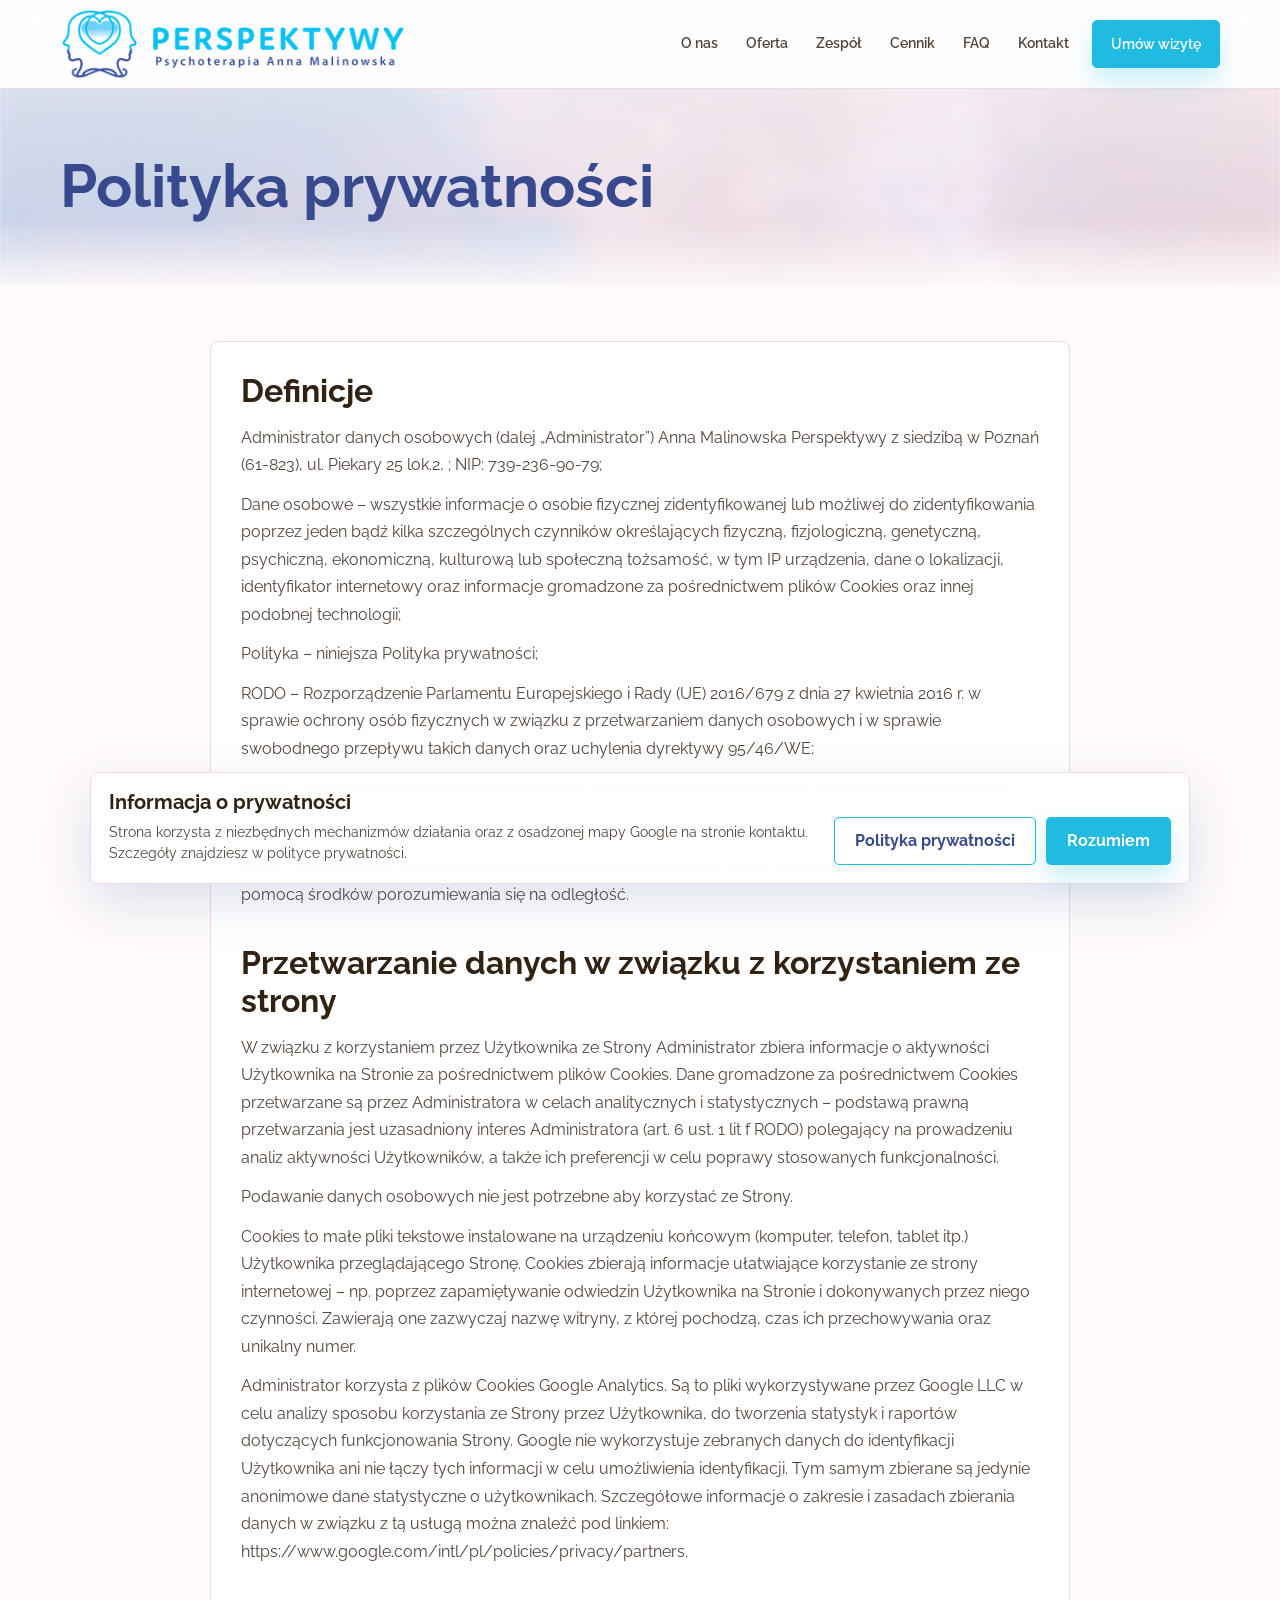
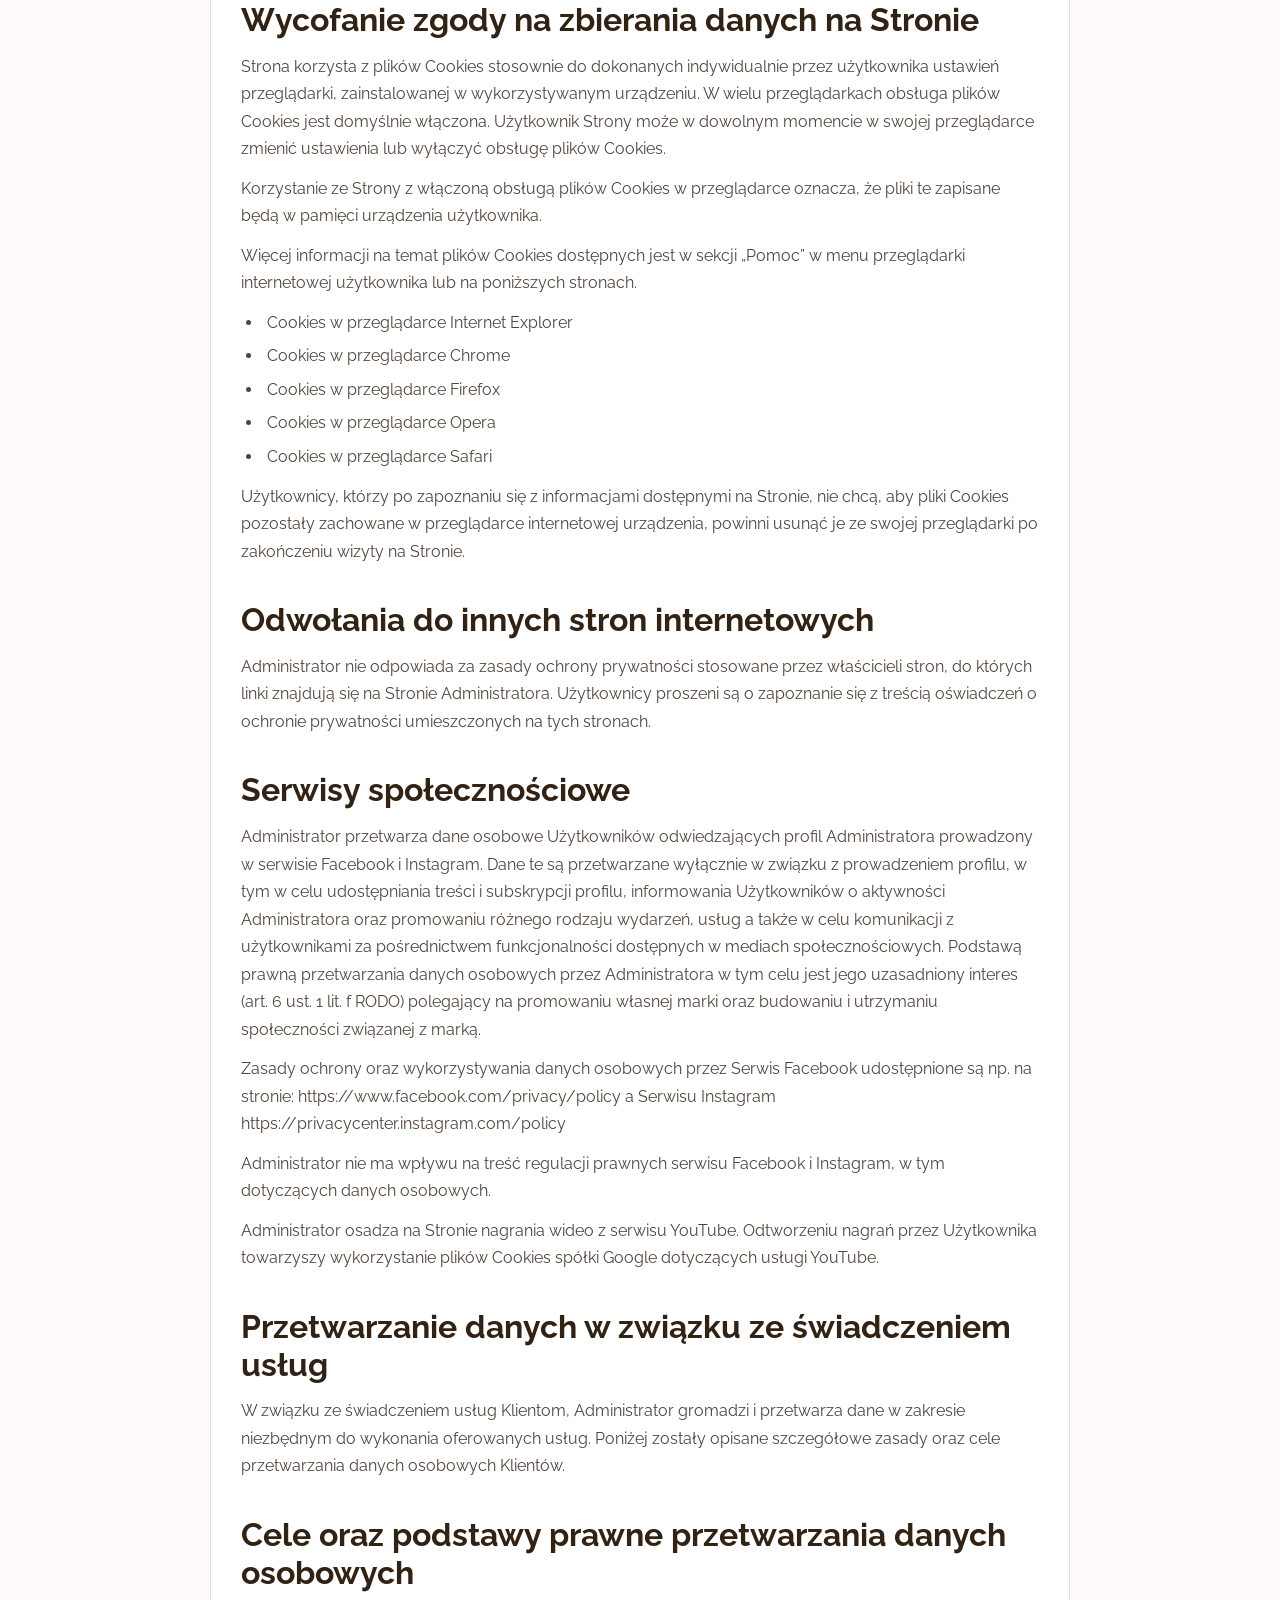
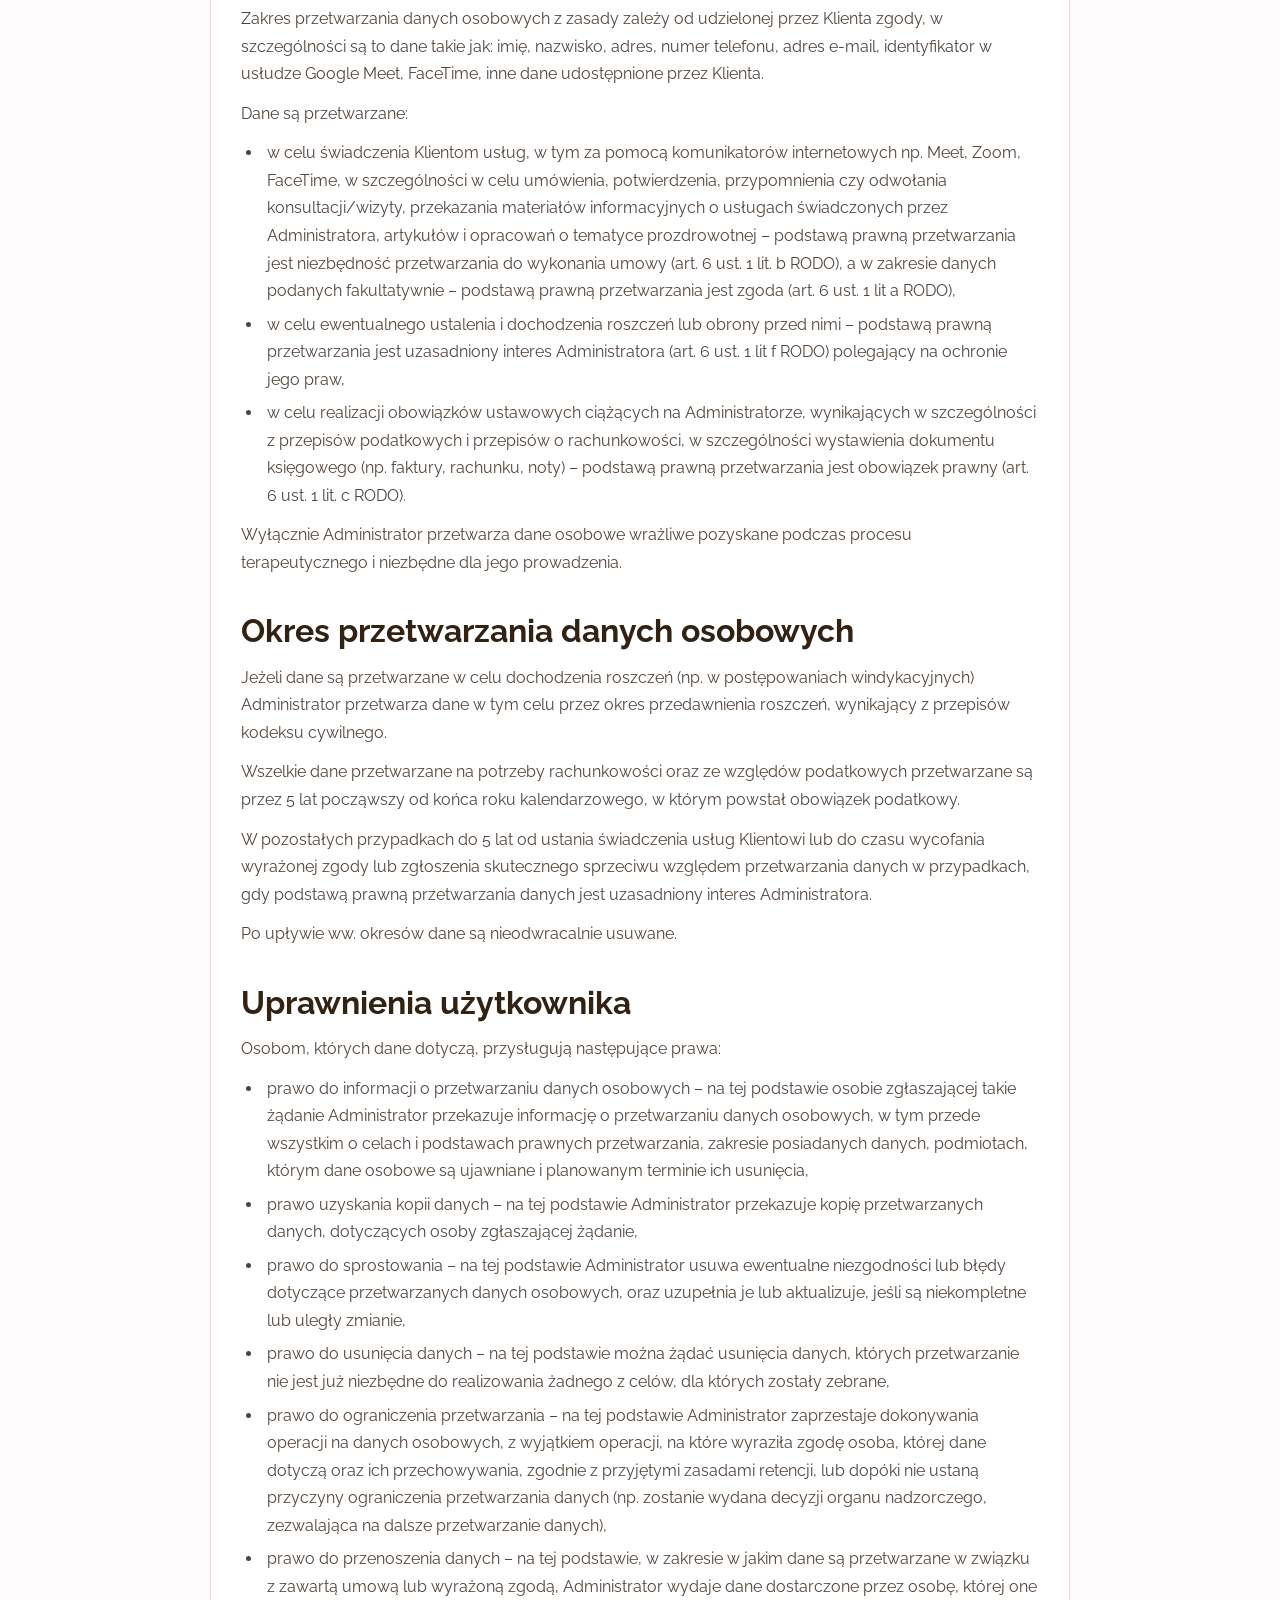
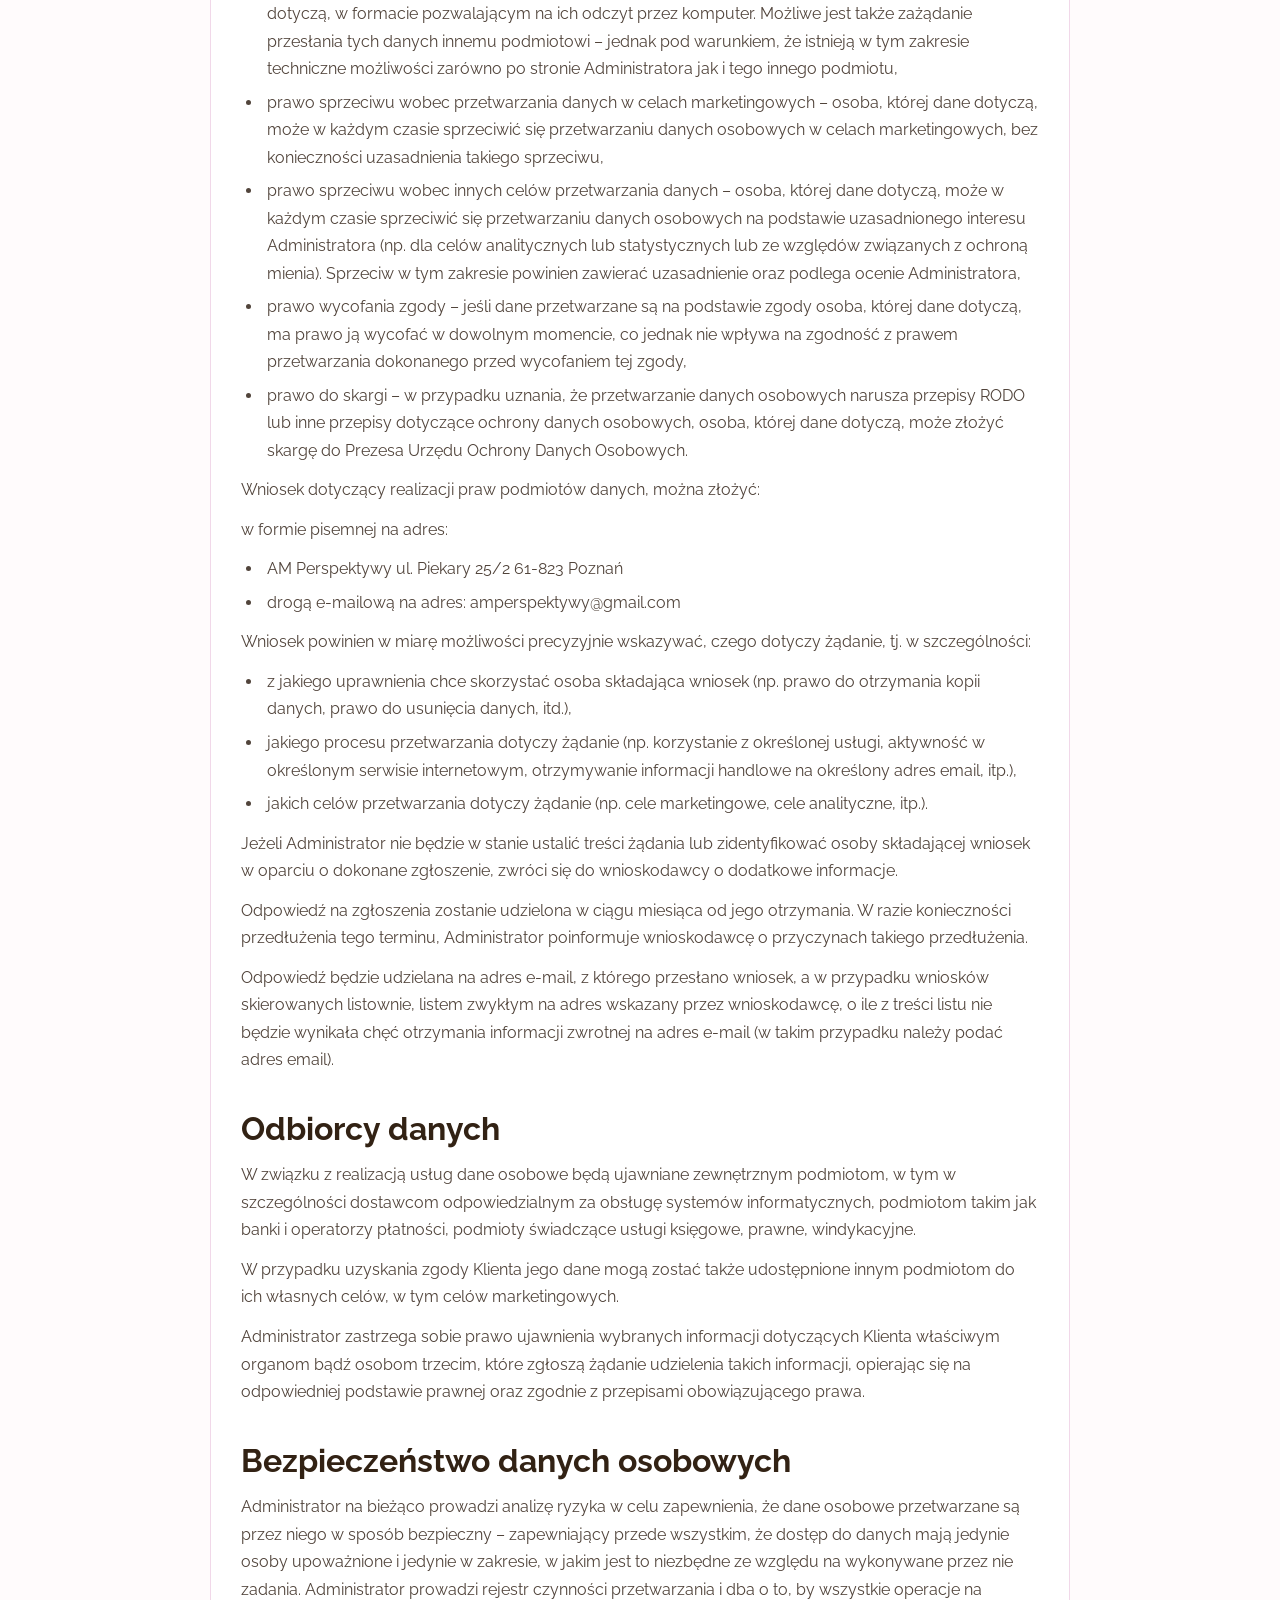
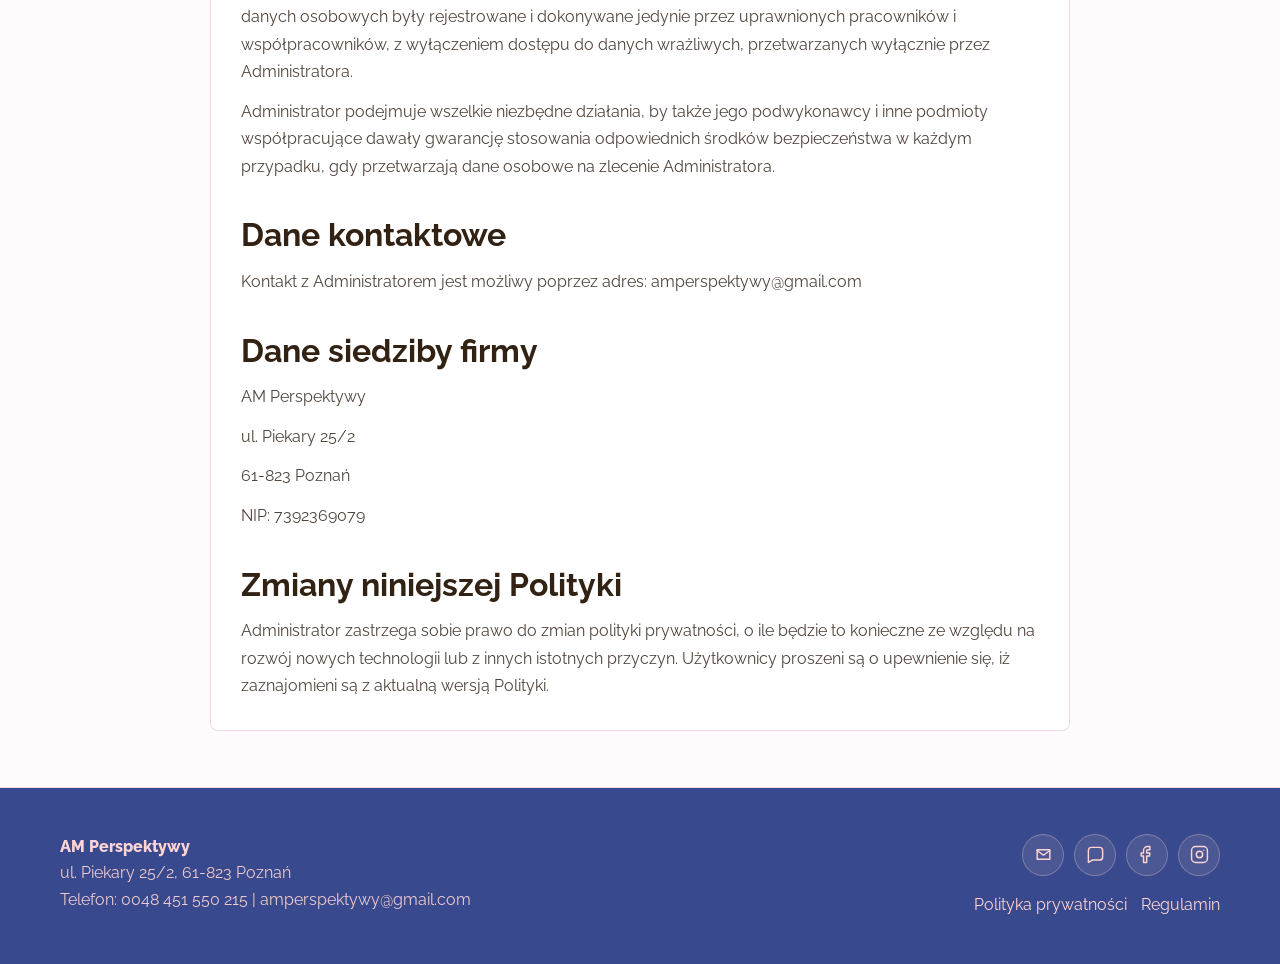
<file: polityka-prywatnosci.html>
<!doctype html>
<html lang="pl">
<head>
  <!-- Google Tag Manager -->
<script>(function(w,d,s,l,i){w[l]=w[l]||[];w[l].push({'gtm.start':
new Date().getTime(),event:'gtm.js'});var f=d.getElementsByTagName(s)[0],
j=d.createElement(s),dl=l!='dataLayer'?'&l='+l:'';j.async=true;j.src=
'https://www.googletagmanager.com/gtm.js?id='+i+dl;f.parentNode.insertBefore(j,f);
})(window,document,'script','dataLayer','GTM-54SK3H5K');</script>
<!-- End Google Tag Manager -->
  <meta name="google-site-verification" content="y8yKHPVRfyMEMTSI_1TR6_MCU0k4G8TUNKuvNAyiCkQ" />
  <meta charset="utf-8">
  <meta name="viewport" content="width=device-width, initial-scale=1">
  <title>Polityka prywatności | AM Perspektywy</title>
  <meta name="description" content="Polityka prywatności i zasady przetwarzania danych osobowych w Centrum Psychoterapii AM Perspektywy.">
  <meta name="robots" content="index, follow, max-image-preview:large, max-snippet:-1">
  <link rel="icon" href="/favicon.ico" sizes="any">
  <link rel="icon" type="image/png" sizes="32x32" href="/assets/favicon-32.png">
  <link rel="icon" type="image/png" sizes="192x192" href="/assets/favicon-192.png">
  <link rel="apple-touch-icon" href="/assets/apple-touch-icon.png">
  <link rel="canonical" href="https://amperspektywy.com/polityka-prywatnosci.html">
  <meta property="og:type" content="website">
  <meta property="og:site_name" content="AM Perspektywy">
  <meta property="og:locale" content="pl_PL">
  <meta property="og:title" content="Polityka prywatności | AM Perspektywy">
  <meta property="og:description" content="Polityka prywatności i zasady przetwarzania danych osobowych w Centrum Psychoterapii AM Perspektywy.">
  <meta property="og:url" content="https://amperspektywy.com/polityka-prywatnosci.html">
  <meta property="og:image" content="https://amperspektywy.com/assets/adobestock-485856695-opt.jpg">
  <meta name="twitter:card" content="summary_large_image">
  <meta name="twitter:title" content="Polityka prywatności | AM Perspektywy">
  <meta name="twitter:description" content="Polityka prywatności i zasady przetwarzania danych osobowych w Centrum Psychoterapii AM Perspektywy.">
  <meta name="twitter:image" content="https://amperspektywy.com/assets/adobestock-485856695-opt.jpg">
  <script type="application/ld+json">
{
  "@context": "https://schema.org",
  "@graph": [
    {
      "@type": "WebPage",
      "@id": "https://amperspektywy.com/polityka-prywatnosci.html#webpage",
      "url": "https://amperspektywy.com/polityka-prywatnosci.html",
      "name": "Polityka prywatności",
      "description": "Polityka prywatności i zasady przetwarzania danych osobowych w Centrum Psychoterapii AM Perspektywy.",
      "inLanguage": "pl-PL",
      "isPartOf": {
        "@id": "https://amperspektywy.com/#website"
      },
      "about": {
        "@id": "https://amperspektywy.com/#organization"
      }
    },
    {
      "@type": "BreadcrumbList",
      "itemListElement": [
        {
          "@type": "ListItem",
          "position": 1,
          "name": "Strona główna",
          "item": "https://amperspektywy.com/"
        },
        {
          "@type": "ListItem",
          "position": 2,
          "name": "Polityka prywatności",
          "item": "https://amperspektywy.com/polityka-prywatnosci.html"
        }
      ]
    }
  ]
}
  </script>
  <link rel="preconnect" href="https://fonts.googleapis.com">
  <link rel="preconnect" href="https://fonts.gstatic.com" crossorigin>
  <link href="https://fonts.googleapis.com/css2?family=Raleway:wght@400;500;600;700;800&display=swap" rel="stylesheet">
  <link rel="stylesheet" href="assets/styles.css?v=20261028-1">
</head>
<body>
  <!-- Google Tag Manager (noscript) -->
<noscript><iframe src="https://www.googletagmanager.com/ns.html?id=GTM-54SK3H5K"
height="0" width="0" style="display:none;visibility:hidden"></iframe></noscript>
<!-- End Google Tag Manager (noscript) -->
  <header class="site-header">
    <div class="container nav-wrap">
      <a class="brand" href="index.html" aria-label="AM Perspektywy"><img src="assets/logo-mark-perspektywy-transparent.png" alt="AM Perspektywy Psychoterapia Anna Malinowska"></a>
      <button class="nav-toggle" type="button" aria-label="Otwórz menu" aria-expanded="false"><span></span><span></span><span></span></button>
      <nav class="site-nav" aria-label="Główna nawigacja">
        <a href="o-nas.html">O nas</a><a href="oferta.html">Oferta</a><a href="zespol.html">Zespół</a><a href="cennik.html">Cennik</a><a href="faq.html">FAQ</a><a href="kontakt.html">Kontakt</a><a class="button button-primary nav-cta" href="https://www.znanylekarz.pl/anna-malinowska-10/psychoterapeuta/poznan" target="_blank" rel="nofollow noopener">Umów wizytę</a>
      </nav>
    </div>
  </header>
  <main>
    <section class="page-hero"><div class="container"><h1>Polityka prywatności</h1></div></section>
    <section class="legal-document"><div class="container"><article class="legal-box legal-content">
<h2>Definicje</h2>
<p>Administrator danych osobowych (dalej „Administrator”) Anna Malinowska Perspektywy z siedzibą w Poznań (61-823), ul. Piekary 25 lok.2, ; NIP: 739-236-90-79;</p>
<p>Dane osobowe – wszystkie informacje o osobie fizycznej zidentyfikowanej lub możliwej do zidentyfikowania poprzez jeden bądź kilka szczególnych czynników określających fizyczną, fizjologiczną, genetyczną, psychiczną, ekonomiczną, kulturową lub społeczną tożsamość, w tym IP urządzenia, dane o lokalizacji, identyfikator internetowy oraz informacje gromadzone za pośrednictwem plików Cookies oraz innej podobnej technologii;</p>
<p>Polityka – niniejsza Polityka prywatności;</p>
<p>RODO – Rozporządzenie Parlamentu Europejskiego i Rady (UE) 2016/679 z dnia 27 kwietnia 2016 r. w sprawie ochrony osób fizycznych w związku z przetwarzaniem danych osobowych i w sprawie swobodnego przepływu takich danych oraz uchylenia dyrektywy 95/46/WE;</p>
<p>Strona – strona internetowa prowadzona przez Administratora pod adresem: www.amperspektywy.com</p>
<p>Użytkownik – każda osoba fizyczna odwiedzająca Stronę;</p>
<p>Klient – każda osoba fizyczna korzystająca z usług świadczonych przez Administratora w gabinecie lub za pomocą środków porozumiewania się na odległość.</p>
<h2>Przetwarzanie danych w związku z korzystaniem ze strony</h2>
<p>W związku z korzystaniem przez Użytkownika ze Strony Administrator zbiera informacje o aktywności Użytkownika na Stronie za pośrednictwem plików Cookies. Dane gromadzone za pośrednictwem Cookies przetwarzane są przez Administratora w celach analitycznych i statystycznych – podstawą prawną przetwarzania jest uzasadniony interes Administratora (art. 6 ust. 1 lit f RODO) polegający na prowadzeniu analiz aktywności Użytkowników, a także ich preferencji w celu poprawy stosowanych funkcjonalności.</p>
<p>Podawanie danych osobowych nie jest potrzebne aby korzystać ze Strony.</p>
<p>Cookies to małe pliki tekstowe instalowane na urządzeniu końcowym (komputer, telefon, tablet itp.) Użytkownika przeglądającego Stronę. Cookies zbierają informacje ułatwiające korzystanie ze strony internetowej – np. poprzez zapamiętywanie odwiedzin Użytkownika na Stronie i dokonywanych przez niego czynności. Zawierają one zazwyczaj nazwę witryny, z której pochodzą, czas ich przechowywania oraz unikalny numer.</p>
<p>Administrator korzysta z plików Cookies Google Analytics. Są to pliki wykorzystywane przez Google LLC w celu analizy sposobu korzystania ze Strony przez Użytkownika, do tworzenia statystyk i raportów dotyczących funkcjonowania Strony. Google nie wykorzystuje zebranych danych do identyfikacji Użytkownika ani nie łączy tych informacji w celu umożliwienia identyfikacji. Tym samym zbierane są jedynie anonimowe dane statystyczne o użytkownikach. Szczegółowe informacje o zakresie i zasadach zbierania danych w związku z tą usługą można znaleźć pod linkiem: https://www.google.com/intl/pl/policies/privacy/partners.</p>
<h2>Wycofanie zgody na zbierania danych na Stronie</h2>
<p>Strona korzysta z plików Cookies stosownie do dokonanych indywidualnie przez użytkownika ustawień przeglądarki, zainstalowanej w wykorzystywanym urządzeniu. W wielu przeglądarkach obsługa plików Cookies jest domyślnie włączona. Użytkownik Strony może w dowolnym momencie w swojej przeglądarce zmienić ustawienia lub wyłączyć obsługę plików Cookies.</p>
<p>Korzystanie ze Strony z włączoną obsługą plików Cookies w przeglądarce oznacza, że pliki te zapisane będą w pamięci urządzenia użytkownika.</p>
<p>Więcej informacji na temat plików Cookies dostępnych jest w sekcji „Pomoc” w menu przeglądarki internetowej użytkownika lub na poniższych stronach.</p>
<ul>
  <li>Cookies w przeglądarce Internet Explorer</li>
  <li>Cookies w przeglądarce Chrome</li>
  <li>Cookies w przeglądarce Firefox</li>
  <li>Cookies w przeglądarce Opera</li>
  <li>Cookies w przeglądarce Safari</li>
</ul>
<p>Użytkownicy, którzy po zapoznaniu się z informacjami dostępnymi na Stronie, nie chcą, aby pliki Cookies pozostały zachowane w przeglądarce internetowej urządzenia, powinni usunąć je ze swojej przeglądarki po zakończeniu wizyty na Stronie.</p>
<h2>Odwołania do innych stron internetowych</h2>
<p>Administrator nie odpowiada za zasady ochrony prywatności stosowane przez właścicieli stron, do których linki znajdują się na Stronie Administratora. Użytkownicy proszeni są o zapoznanie się z treścią oświadczeń o ochronie prywatności umieszczonych na tych stronach.</p>
<h2>Serwisy społecznościowe</h2>
<p>Administrator przetwarza dane osobowe Użytkowników odwiedzających profil Administratora prowadzony w serwisie Facebook i Instagram. Dane te są przetwarzane wyłącznie w związku z prowadzeniem profilu, w tym w celu udostępniania treści i subskrypcji profilu, informowania Użytkowników o aktywności Administratora oraz promowaniu różnego rodzaju wydarzeń, usług a także w celu komunikacji z użytkownikami za pośrednictwem funkcjonalności dostępnych w mediach społecznościowych. Podstawą prawną przetwarzania danych osobowych przez Administratora w tym celu jest jego uzasadniony interes (art. 6 ust. 1 lit. f RODO) polegający na promowaniu własnej marki oraz budowaniu i utrzymaniu społeczności związanej z marką.</p>
<p>Zasady ochrony oraz wykorzystywania danych osobowych przez Serwis Facebook udostępnione są np. na stronie: https://www.facebook.com/privacy/policy a Serwisu Instagram https://privacycenter.instagram.com/policy</p>
<p>Administrator nie ma wpływu na treść regulacji prawnych serwisu Facebook i Instagram, w tym dotyczących danych osobowych.</p>
<p>Administrator osadza na Stronie nagrania wideo z serwisu YouTube. Odtworzeniu nagrań przez Użytkownika towarzyszy wykorzystanie plików Cookies spółki Google dotyczących usługi YouTube.</p>
<h2>Przetwarzanie danych w związku ze świadczeniem usług</h2>
<p>W związku ze świadczeniem usług Klientom, Administrator gromadzi i przetwarza dane w zakresie niezbędnym do wykonania oferowanych usług. Poniżej zostały opisane szczegółowe zasady oraz cele przetwarzania danych osobowych Klientów.</p>
<h2>Cele oraz podstawy prawne przetwarzania danych osobowych</h2>
<p>Zakres przetwarzania danych osobowych z zasady zależy od udzielonej przez Klienta zgody, w szczególności są to dane takie jak: imię, nazwisko, adres, numer telefonu, adres e-mail, identyfikator w usłudze Google Meet, FaceTime, inne dane udostępnione przez Klienta.</p>
<p>Dane są przetwarzane:</p>
<ul>
  <li>w celu świadczenia Klientom usług, w tym za pomocą komunikatorów internetowych np. Meet, Zoom, FaceTime, w szczególności w celu umówienia, potwierdzenia, przypomnienia czy odwołania konsultacji/wizyty, przekazania materiałów informacyjnych o usługach świadczonych przez Administratora, artykułów i opracowań o tematyce prozdrowotnej – podstawą prawną przetwarzania jest niezbędność przetwarzania do wykonania umowy (art. 6 ust. 1 lit. b RODO), a w zakresie danych podanych fakultatywnie – podstawą prawną przetwarzania jest zgoda (art. 6 ust. 1 lit a RODO),</li>
  <li>w celu ewentualnego ustalenia i dochodzenia roszczeń lub obrony przed nimi – podstawą prawną przetwarzania jest uzasadniony interes Administratora (art. 6 ust. 1 lit f RODO) polegający na ochronie jego praw,</li>
  <li>w celu realizacji obowiązków ustawowych ciążących na Administratorze, wynikających w szczególności z przepisów podatkowych i przepisów o rachunkowości, w szczególności wystawienia dokumentu księgowego (np. faktury, rachunku, noty) – podstawą prawną przetwarzania jest obowiązek prawny (art. 6 ust. 1 lit. c RODO).</li>
</ul>
<p>Wyłącznie Administrator przetwarza dane osobowe wrażliwe pozyskane podczas procesu terapeutycznego i niezbędne dla jego prowadzenia.</p>
<h2>Okres przetwarzania danych osobowych</h2>
<p>Jeżeli dane są przetwarzane w celu dochodzenia roszczeń (np. w postępowaniach windykacyjnych) Administrator przetwarza dane w tym celu przez okres przedawnienia roszczeń, wynikający z przepisów kodeksu cywilnego.</p>
<p>Wszelkie dane przetwarzane na potrzeby rachunkowości oraz ze względów podatkowych przetwarzane są przez 5 lat począwszy od końca roku kalendarzowego, w którym powstał obowiązek podatkowy.</p>
<p>W pozostałych przypadkach do 5 lat od ustania świadczenia usług Klientowi lub do czasu wycofania wyrażonej zgody lub zgłoszenia skutecznego sprzeciwu względem przetwarzania danych w przypadkach, gdy podstawą prawną przetwarzania danych jest uzasadniony interes Administratora.</p>
<p>Po upływie ww. okresów dane są nieodwracalnie usuwane.</p>
<h2>Uprawnienia użytkownika</h2>
<p>Osobom, których dane dotyczą, przysługują następujące prawa:</p>
<ul>
  <li>prawo do informacji o przetwarzaniu danych osobowych – na tej podstawie osobie zgłaszającej takie żądanie Administrator przekazuje informację o przetwarzaniu danych osobowych, w tym przede wszystkim o celach i podstawach prawnych przetwarzania, zakresie posiadanych danych, podmiotach, którym dane osobowe są ujawniane i planowanym terminie ich usunięcia,</li>
  <li>prawo uzyskania kopii danych – na tej podstawie Administrator przekazuje kopię przetwarzanych danych, dotyczących osoby zgłaszającej żądanie,</li>
  <li>prawo do sprostowania – na tej podstawie Administrator usuwa ewentualne niezgodności lub błędy dotyczące przetwarzanych danych osobowych, oraz uzupełnia je lub aktualizuje, jeśli są niekompletne lub uległy zmianie,</li>
  <li>prawo do usunięcia danych – na tej podstawie można żądać usunięcia danych, których przetwarzanie nie jest już niezbędne do realizowania żadnego z celów, dla których zostały zebrane,</li>
  <li>prawo do ograniczenia przetwarzania – na tej podstawie Administrator zaprzestaje dokonywania operacji na danych osobowych, z wyjątkiem operacji, na które wyraziła zgodę osoba, której dane dotyczą oraz ich przechowywania, zgodnie z przyjętymi zasadami retencji, lub dopóki nie ustaną przyczyny ograniczenia przetwarzania danych (np. zostanie wydana decyzji organu nadzorczego, zezwalająca na dalsze przetwarzanie danych),</li>
  <li>prawo do przenoszenia danych – na tej podstawie, w zakresie w jakim dane są przetwarzane w związku z zawartą umową lub wyrażoną zgodą, Administrator wydaje dane dostarczone przez osobę, której one dotyczą, w formacie pozwalającym na ich odczyt przez komputer. Możliwe jest także zażądanie przesłania tych danych innemu podmiotowi – jednak pod warunkiem, że istnieją w tym zakresie techniczne możliwości zarówno po stronie Administratora jak i tego innego podmiotu,</li>
  <li>prawo sprzeciwu wobec przetwarzania danych w celach marketingowych – osoba, której dane dotyczą, może w każdym czasie sprzeciwić się przetwarzaniu danych osobowych w celach marketingowych, bez konieczności uzasadnienia takiego sprzeciwu,</li>
  <li>prawo sprzeciwu wobec innych celów przetwarzania danych – osoba, której dane dotyczą, może w każdym czasie sprzeciwić się przetwarzaniu danych osobowych na podstawie uzasadnionego interesu Administratora (np. dla celów analitycznych lub statystycznych lub ze względów związanych z ochroną mienia). Sprzeciw w tym zakresie powinien zawierać uzasadnienie oraz podlega ocenie Administratora,</li>
  <li>prawo wycofania zgody – jeśli dane przetwarzane są na podstawie zgody osoba, której dane dotyczą, ma prawo ją wycofać w dowolnym momencie, co jednak nie wpływa na zgodność z prawem przetwarzania dokonanego przed wycofaniem tej zgody,</li>
  <li>prawo do skargi – w przypadku uznania, że przetwarzanie danych osobowych narusza przepisy RODO lub inne przepisy dotyczące ochrony danych osobowych, osoba, której dane dotyczą, może złożyć skargę do Prezesa Urzędu Ochrony Danych Osobowych.</li>
</ul>
<p>Wniosek dotyczący realizacji praw podmiotów danych, można złożyć:</p>
<p>w formie pisemnej na adres:</p>
<ul>
  <li>AM Perspektywy ul. Piekary 25/2 61-823 Poznań</li>
  <li>drogą e-mailową na adres: amperspektywy@gmail.com</li>
</ul>
<p>Wniosek powinien w miarę możliwości precyzyjnie wskazywać, czego dotyczy żądanie, tj. w szczególności:</p>
<ul>
  <li>z jakiego uprawnienia chce skorzystać osoba składająca wniosek (np. prawo do otrzymania kopii danych, prawo do usunięcia danych, itd.),</li>
  <li>jakiego procesu przetwarzania dotyczy żądanie (np. korzystanie z określonej usługi, aktywność w określonym serwisie internetowym, otrzymywanie informacji handlowe na określony adres email, itp.),</li>
  <li>jakich celów przetwarzania dotyczy żądanie (np. cele marketingowe, cele analityczne, itp.).</li>
</ul>
<p>Jeżeli Administrator nie będzie w stanie ustalić treści żądania lub zidentyfikować osoby składającej wniosek w oparciu o dokonane zgłoszenie, zwróci się do wnioskodawcy o dodatkowe informacje.</p>
<p>Odpowiedź na zgłoszenia zostanie udzielona w ciągu miesiąca od jego otrzymania. W razie konieczności przedłużenia tego terminu, Administrator poinformuje wnioskodawcę o przyczynach takiego przedłużenia.</p>
<p>Odpowiedź będzie udzielana na adres e-mail, z którego przesłano wniosek, a w przypadku wniosków skierowanych listownie, listem zwykłym na adres wskazany przez wnioskodawcę, o ile z treści listu nie będzie wynikała chęć otrzymania informacji zwrotnej na adres e-mail (w takim przypadku należy podać adres email).</p>
<h2>Odbiorcy danych</h2>
<p>W związku z realizacją usług dane osobowe będą ujawniane zewnętrznym podmiotom, w tym w szczególności dostawcom odpowiedzialnym za obsługę systemów informatycznych, podmiotom takim jak banki i operatorzy płatności, podmioty świadczące usługi księgowe, prawne, windykacyjne.</p>
<p>W przypadku uzyskania zgody Klienta jego dane mogą zostać także udostępnione innym podmiotom do ich własnych celów, w tym celów marketingowych.</p>
<p>Administrator zastrzega sobie prawo ujawnienia wybranych informacji dotyczących Klienta właściwym organom bądź osobom trzecim, które zgłoszą żądanie udzielenia takich informacji, opierając się na odpowiedniej podstawie prawnej oraz zgodnie z przepisami obowiązującego prawa.</p>
<h2>Bezpieczeństwo danych osobowych</h2>
<p>Administrator na bieżąco prowadzi analizę ryzyka w celu zapewnienia, że dane osobowe przetwarzane są przez niego w sposób bezpieczny – zapewniający przede wszystkim, że dostęp do danych mają jedynie osoby upoważnione i jedynie w zakresie, w jakim jest to niezbędne ze względu na wykonywane przez nie zadania. Administrator prowadzi rejestr czynności przetwarzania i dba o to, by wszystkie operacje na danych osobowych były rejestrowane i dokonywane jedynie przez uprawnionych pracowników i współpracowników, z wyłączeniem dostępu do danych wrażliwych, przetwarzanych wyłącznie przez Administratora.</p>
<p>Administrator podejmuje wszelkie niezbędne działania, by także jego podwykonawcy i inne podmioty współpracujące dawały gwarancję stosowania odpowiednich środków bezpieczeństwa w każdym przypadku, gdy przetwarzają dane osobowe na zlecenie Administratora.</p>
<h2>Dane kontaktowe</h2>
<p>Kontakt z Administratorem jest możliwy poprzez adres: amperspektywy@gmail.com</p>
<h2>Dane siedziby firmy</h2>
<p>AM Perspektywy</p>
<p>ul. Piekary 25/2</p>
<p>61-823 Poznań</p>
<p>NIP: 7392369079</p>
<h2>Zmiany niniejszej Polityki</h2>
<p>Administrator zastrzega sobie prawo do zmian polityki prywatności, o ile będzie to konieczne ze względu na rozwój nowych technologii lub z innych istotnych przyczyn. Użytkownicy proszeni są o upewnienie się, iż zaznajomieni są z aktualną wersją Polityki.</p>
</article></div></section>
  </main>
  <footer class="site-footer"><div class="container footer-grid"><div><div class="footer-brand">AM Perspektywy</div><div>ul. Piekary 25/2, 61-823 Poznań<br>Telefon: 0048 451 550 215 | amperspektywy@gmail.com</div></div><div class="footer-side"><div class="footer-social" aria-label="Szybki kontakt">
  <a class="icon-link" href="mailto:amperspektywy@gmail.com" aria-label="Napisz e-mail do AM Perspektywy">
    <svg aria-hidden="true" viewBox="0 0 24 24"><path d="M4 6h16v12H4z"></path><path d="m4 7 8 6 8-6"></path></svg>
  </a>
  <a class="icon-link" href="kontakt.html#formularz" aria-label="Przejdź do formularza kontaktowego">
    <svg aria-hidden="true" viewBox="0 0 24 24"><path d="M21 15a4 4 0 0 1-4 4H8l-5 3V7a4 4 0 0 1 4-4h10a4 4 0 0 1 4 4z"></path></svg>
  </a>
  <a class="icon-link" href="https://www.facebook.com/people/Anna-Malinowska-Perspektywy-Psychoterapia/pfbid02SsEuU3tzzC7AndgdW55nrsAg2SNJVahxXWP4oAUyShFR9nJjmaE9MKe9f83TcsQTl/" target="_blank" rel="noopener" aria-label="Facebook AM Perspektywy">
    <svg aria-hidden="true" viewBox="0 0 24 24"><path d="M15 2h-3a5 5 0 0 0-5 5v3H4v4h3v8h4v-8h3.5l.5-4h-4V7a1 1 0 0 1 1-1h3z"></path></svg>
  </a>
  <a class="icon-link" href="https://www.instagram.com/am_perspektywy" target="_blank" rel="noopener" aria-label="Instagram AM Perspektywy">
    <svg aria-hidden="true" viewBox="0 0 24 24"><rect x="2" y="2" width="20" height="20" rx="5"></rect><circle cx="12" cy="12" r="4"></circle><path d="M17.5 6.5h.01"></path></svg>
  </a>
</div><div class="footer-links"><a href="polityka-prywatnosci.html">Polityka prywatności</a><a href="regulamin.html">Regulamin</a></div></div></div></footer>
  <script src="assets/main.js?v=20261028-1"></script>
</body>
</html>
</file>
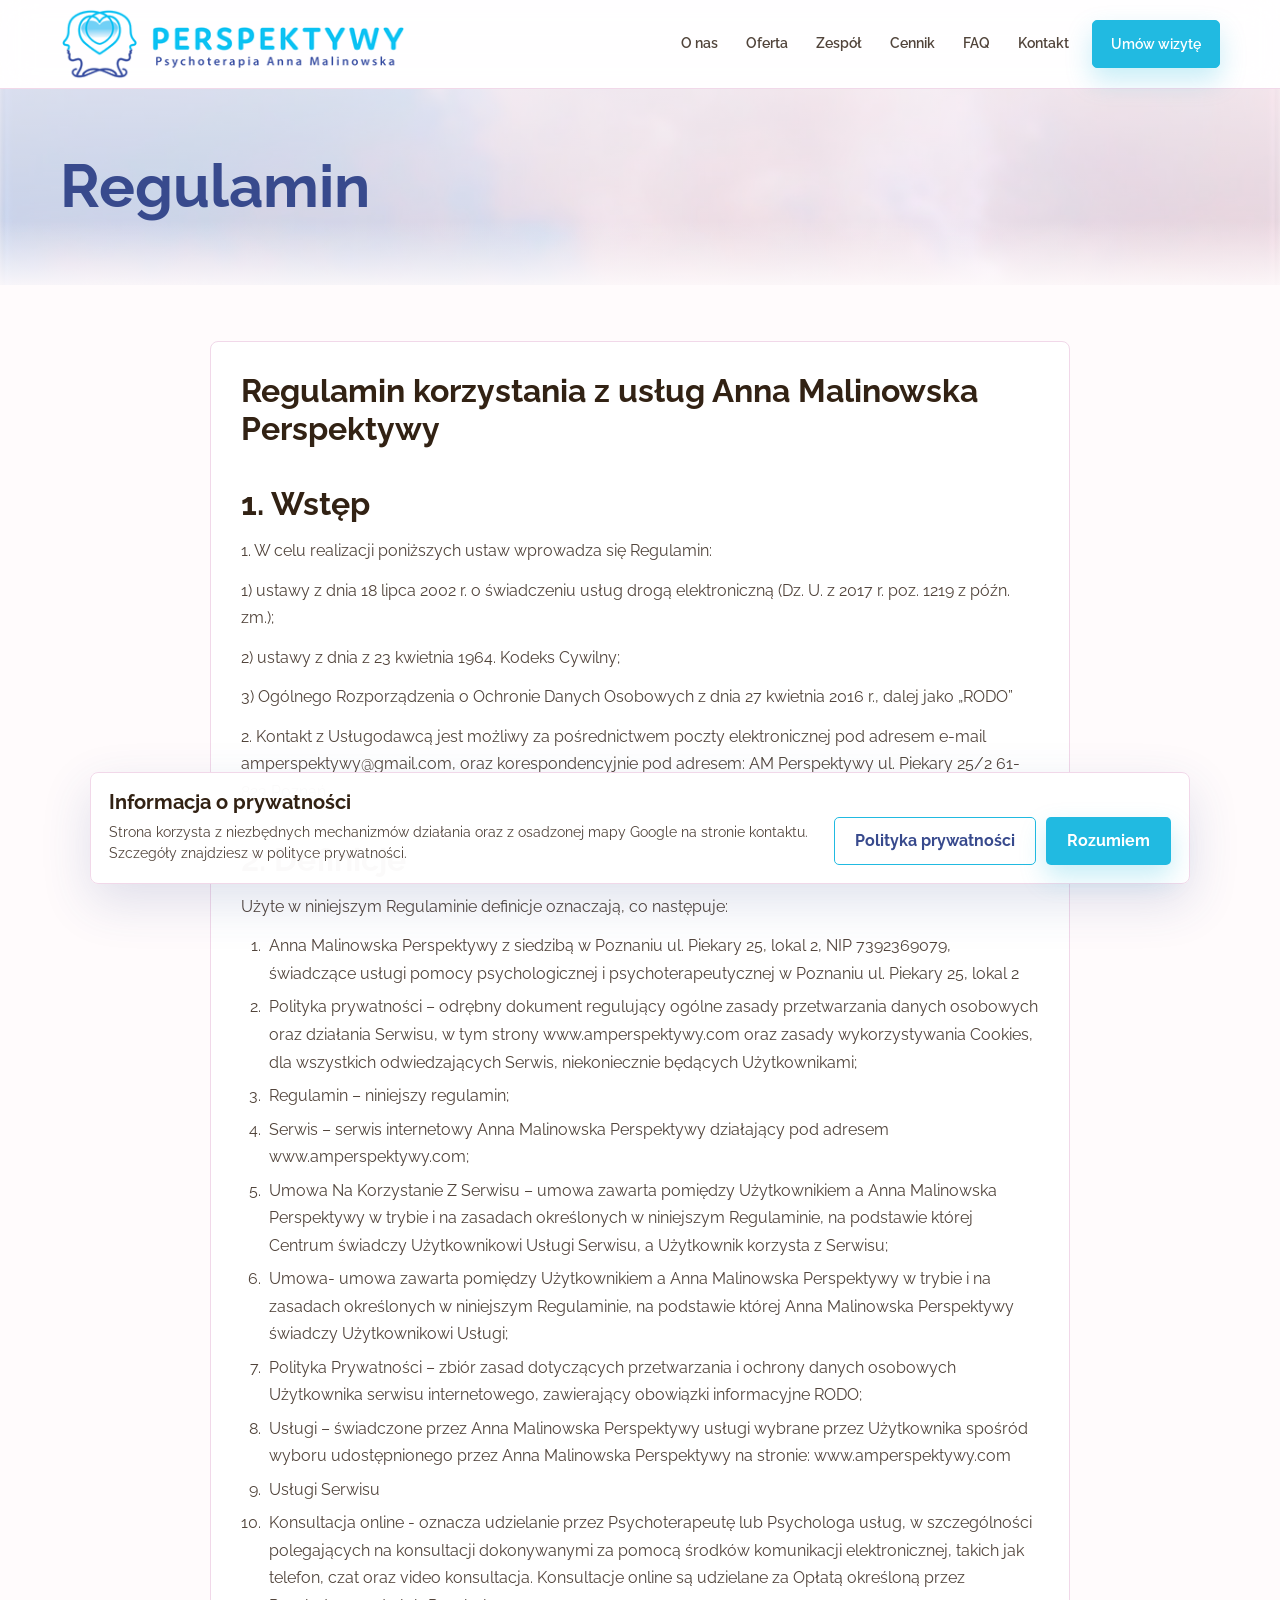
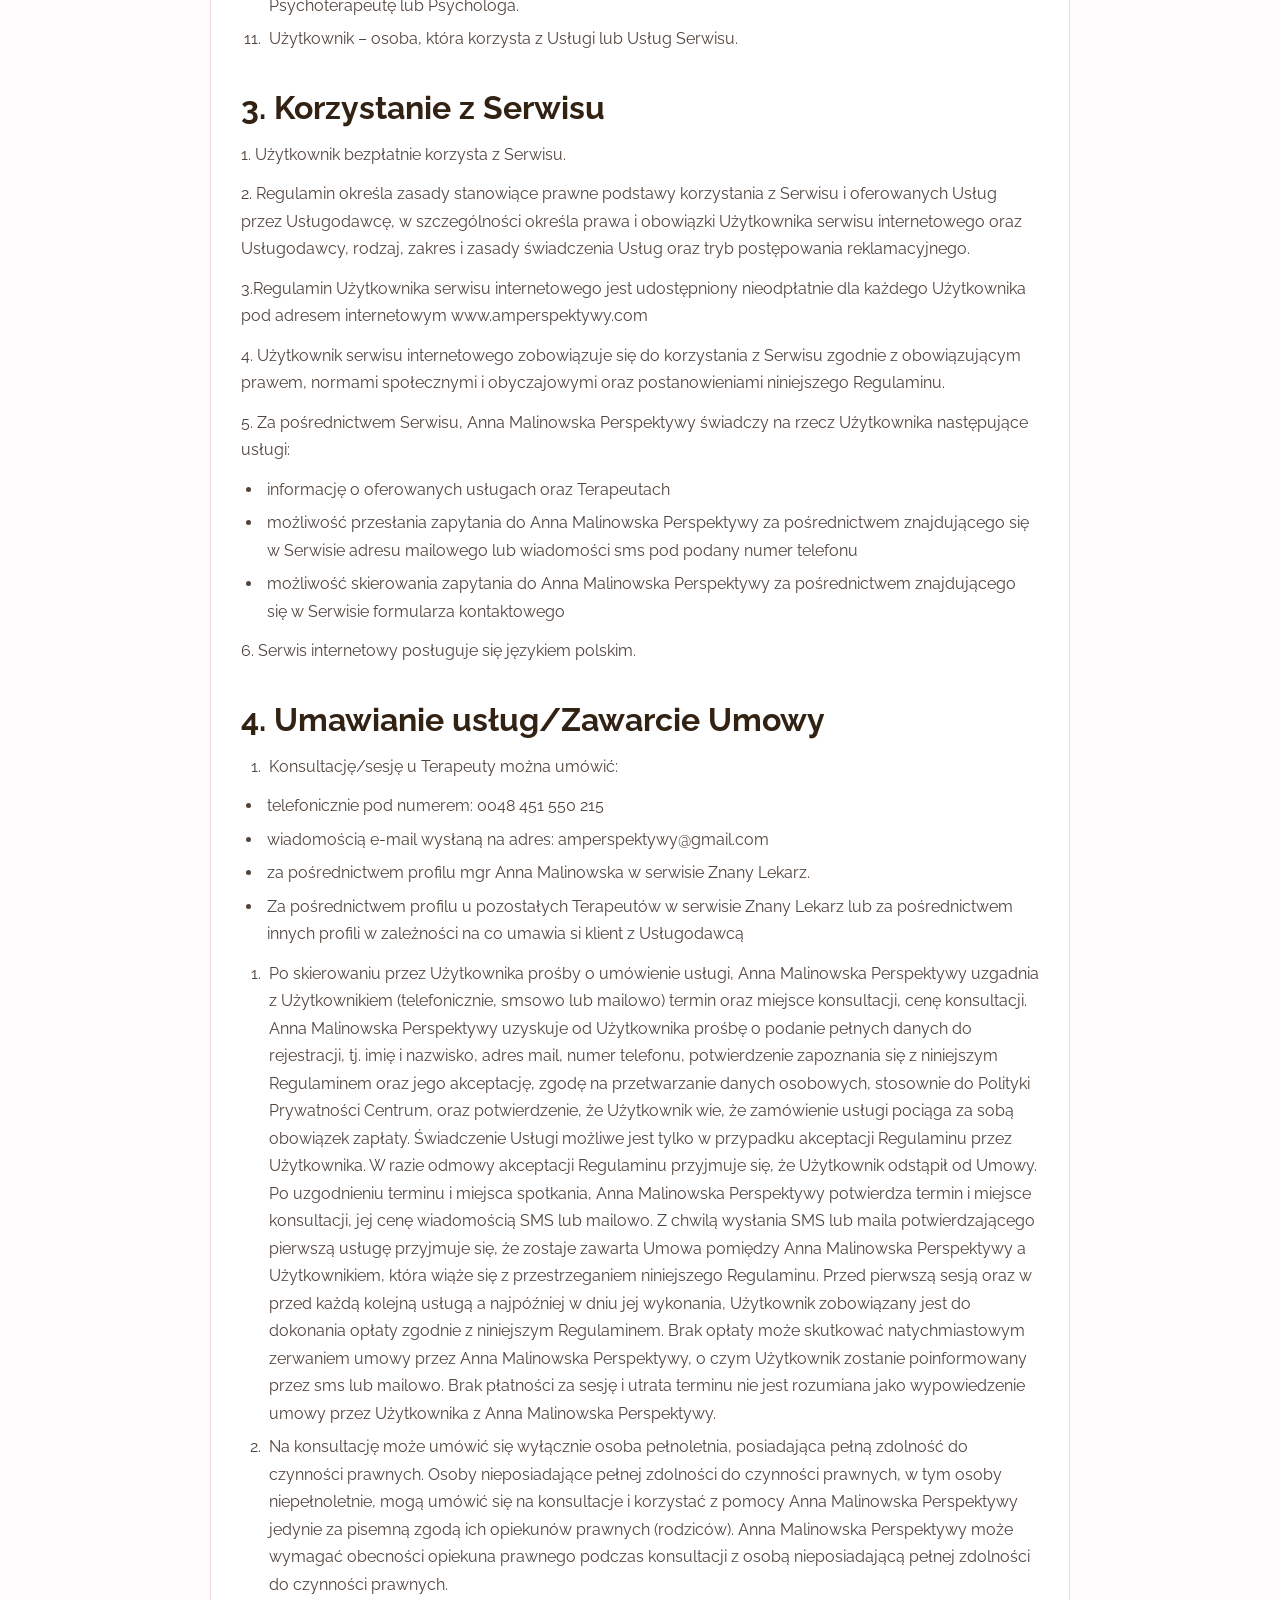
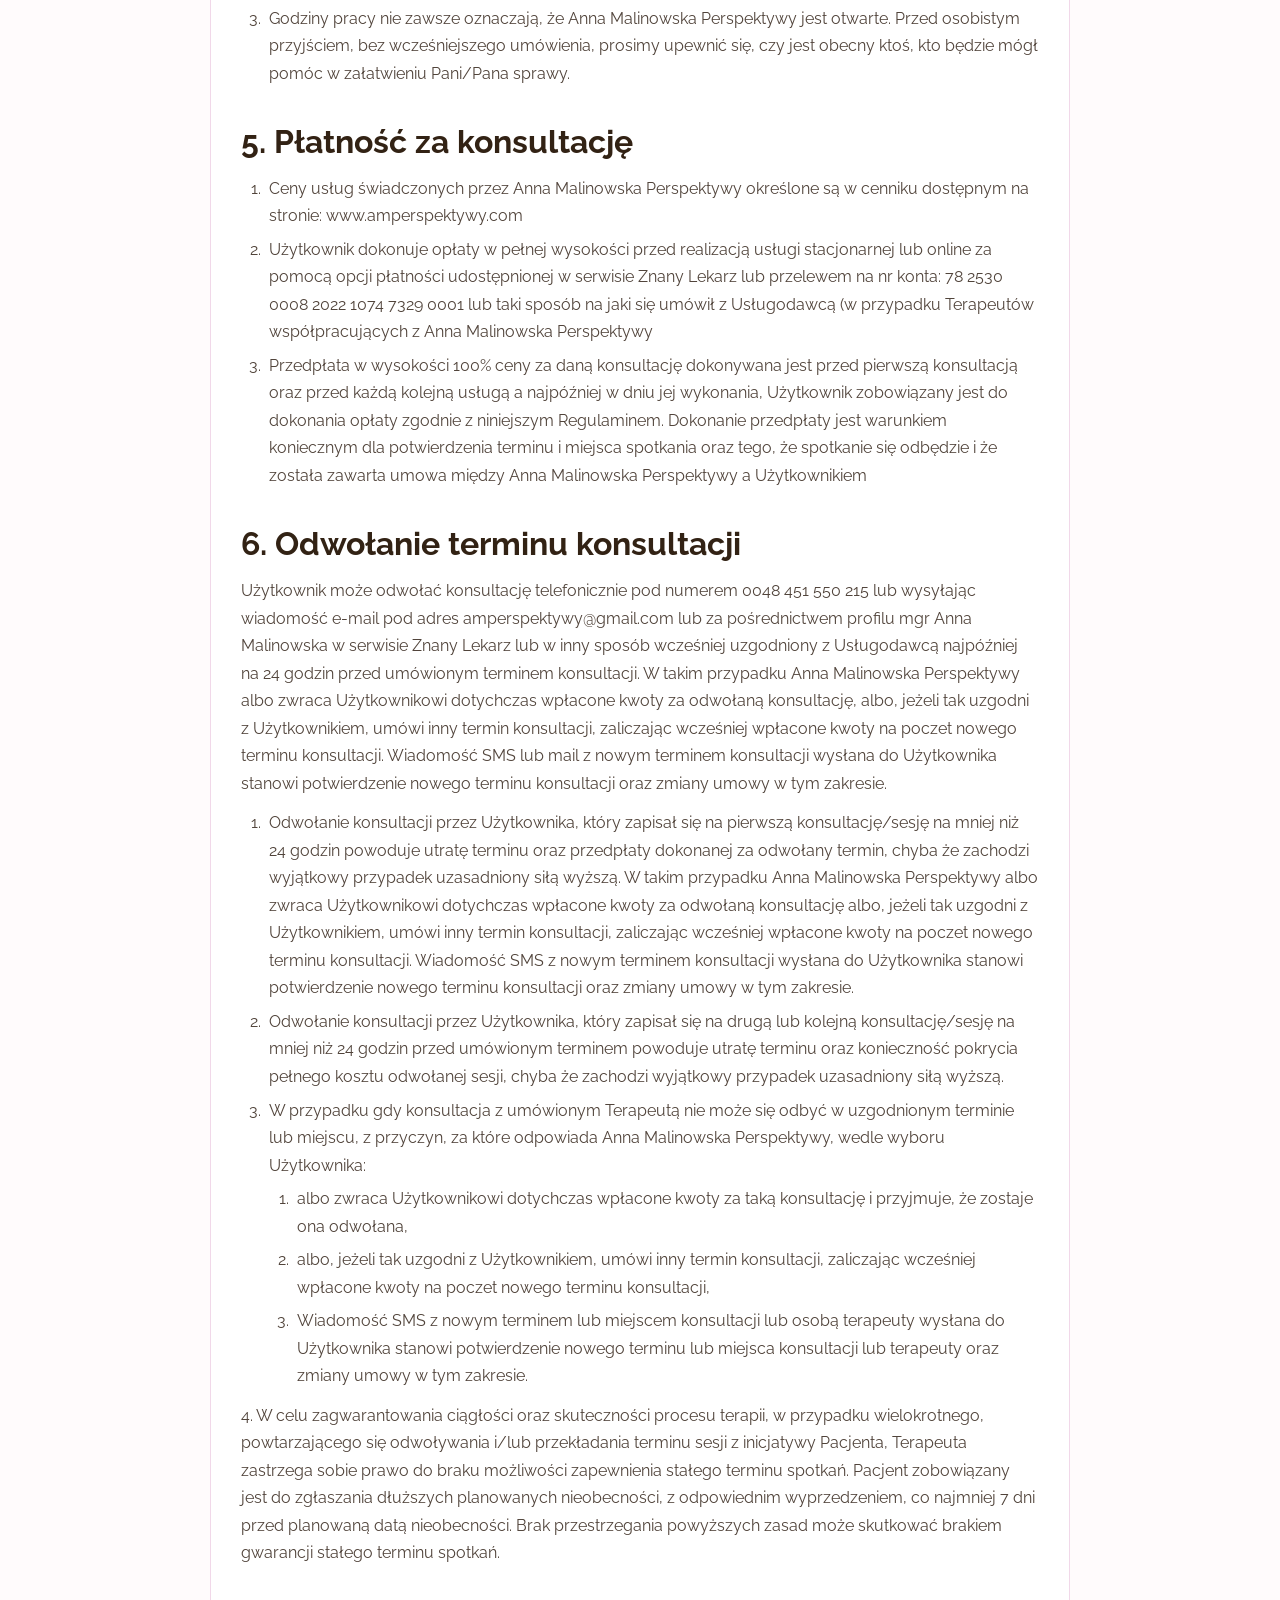
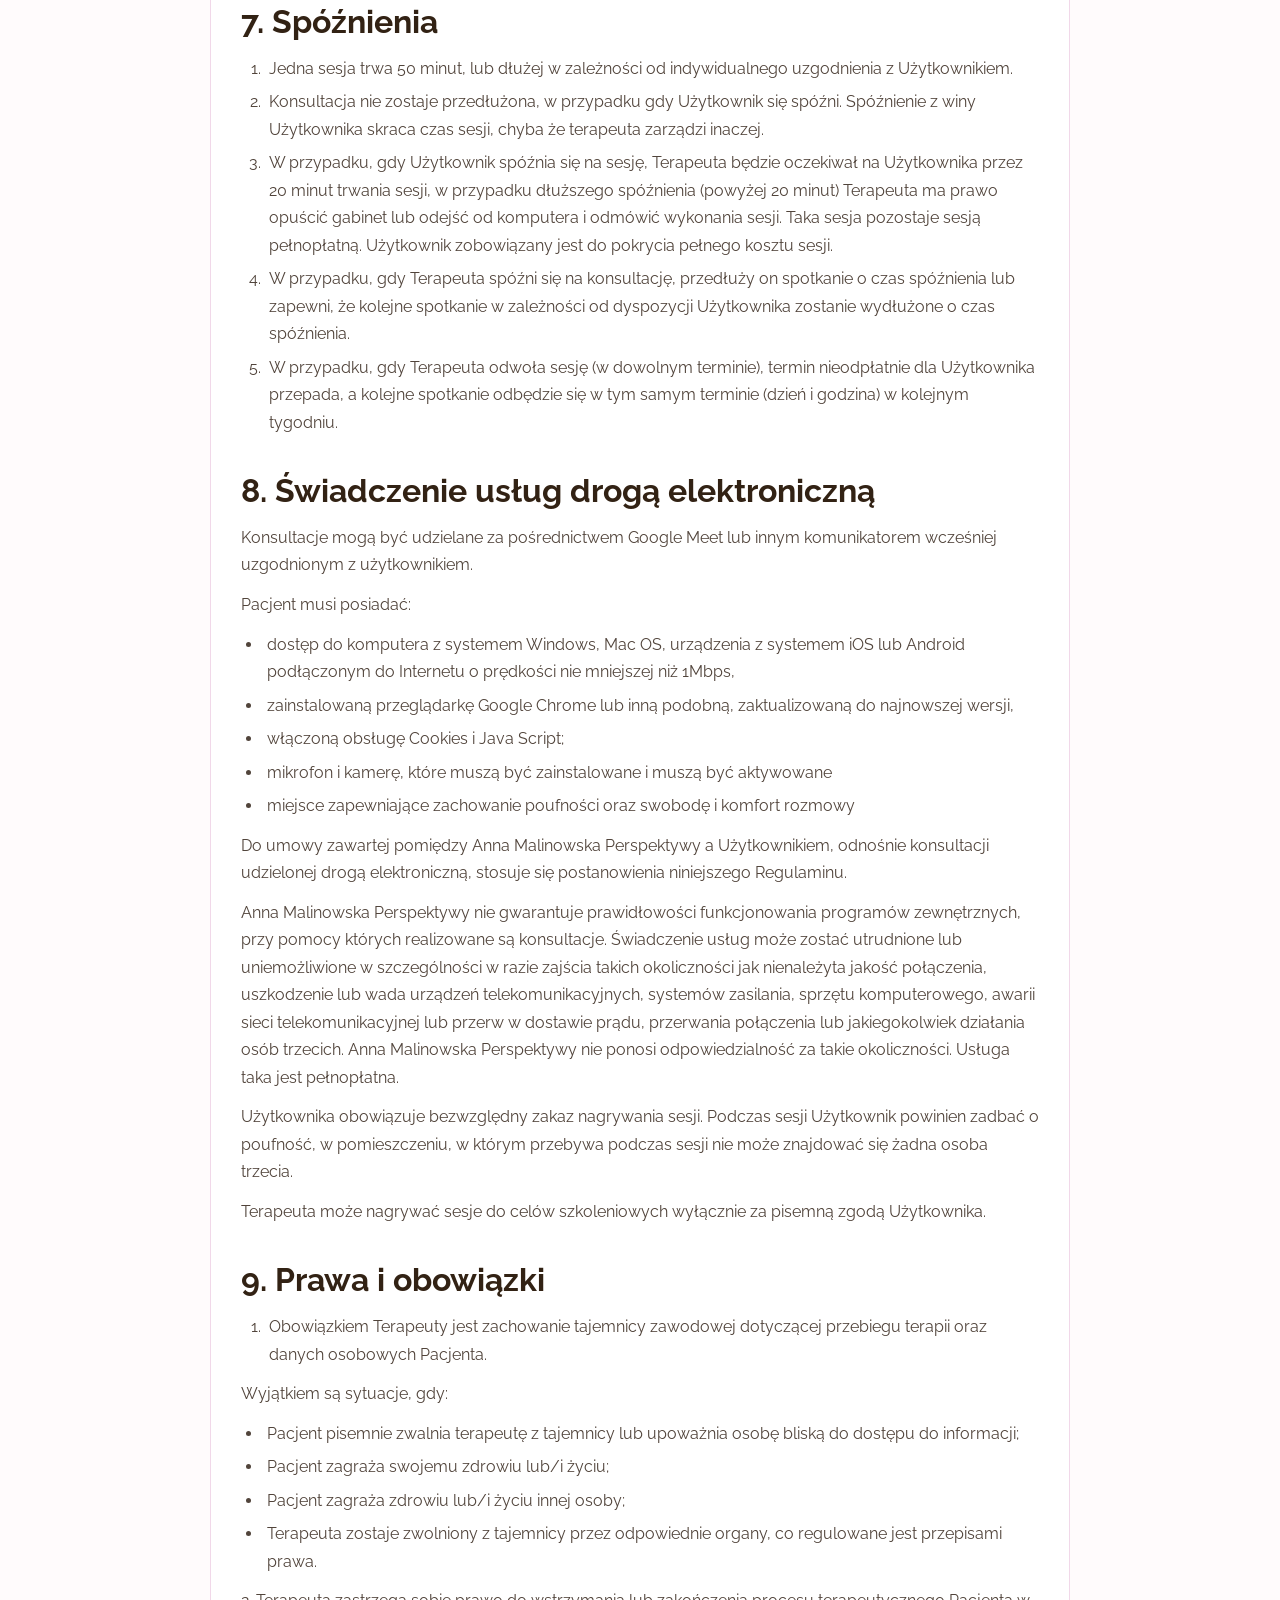
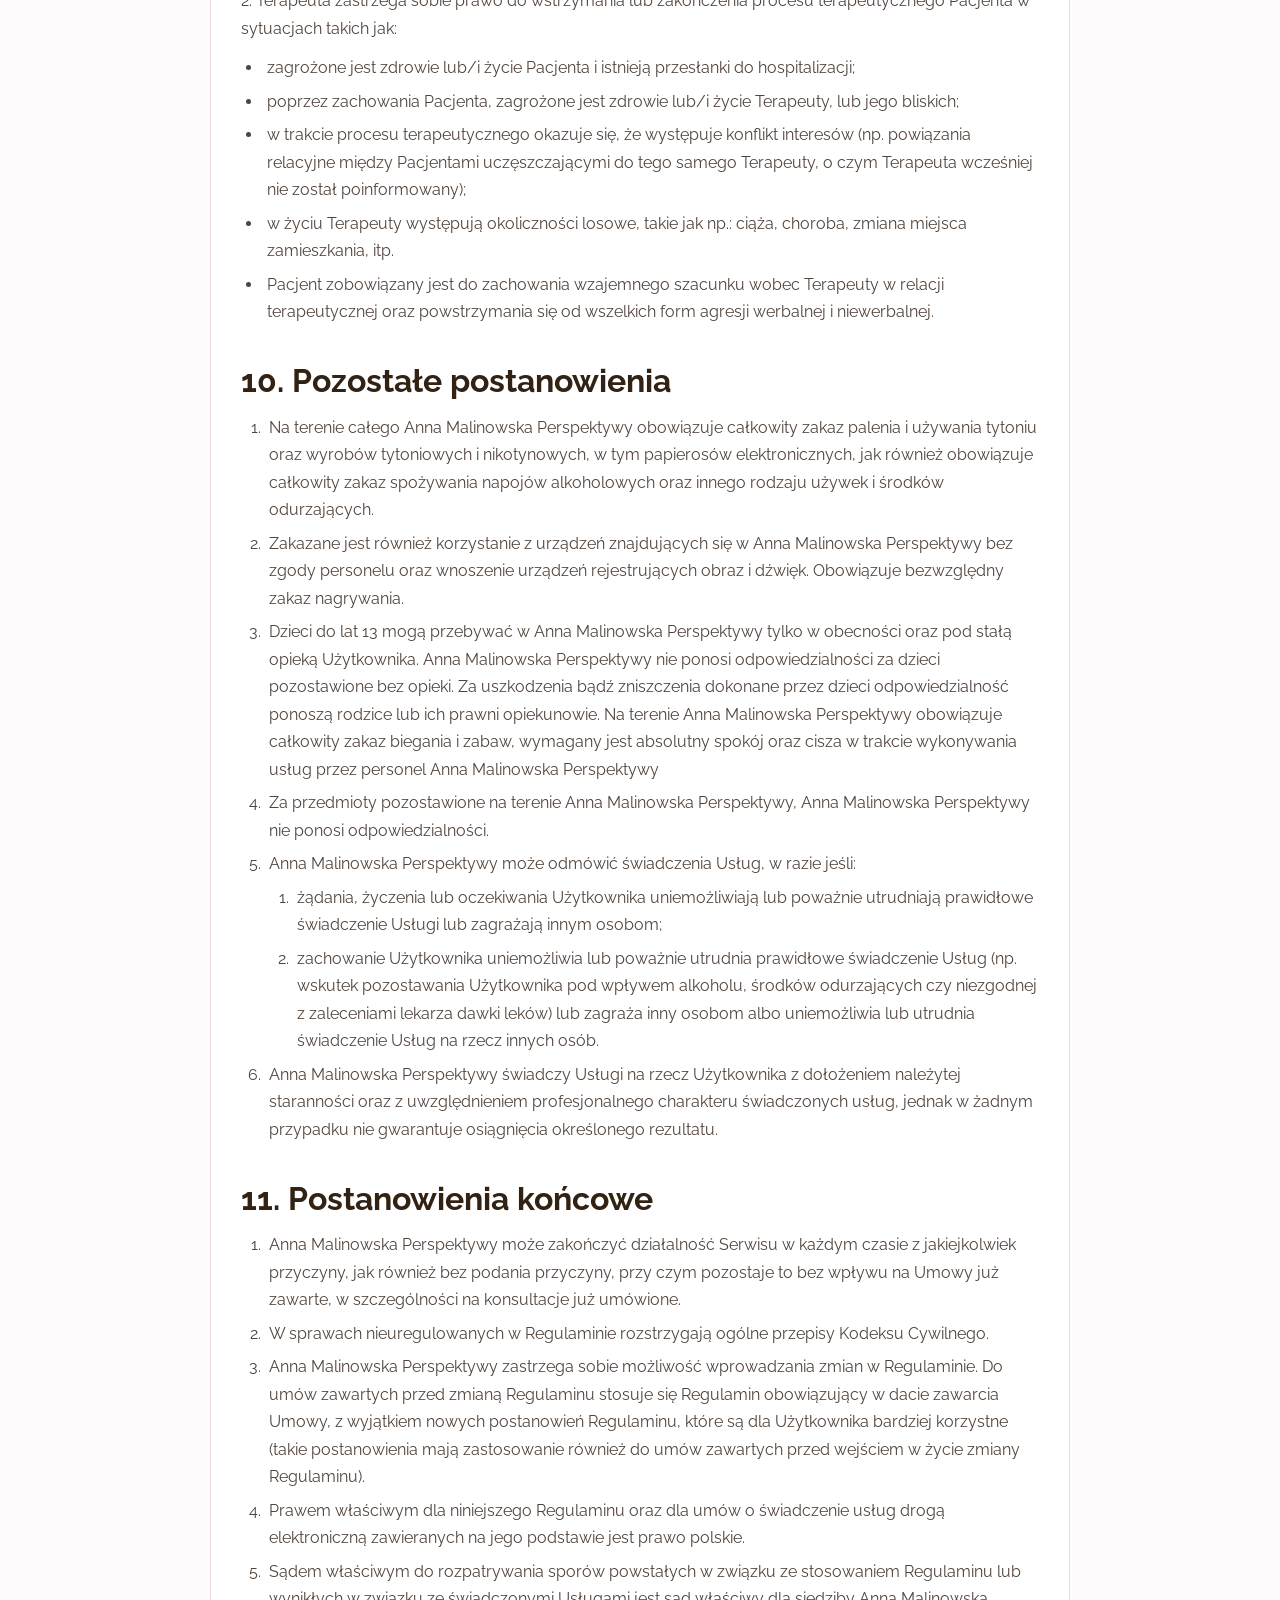
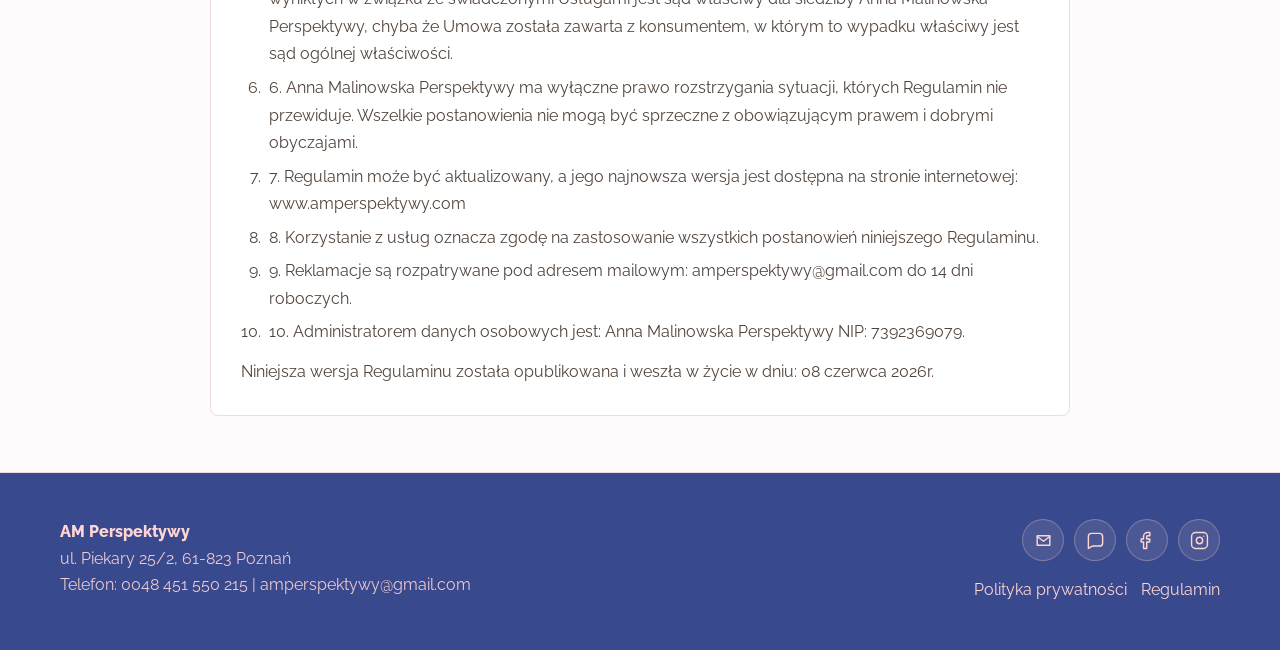
<file: regulamin.html>
<!doctype html>
<html lang="pl">
<head>
  <!-- Google Tag Manager -->
<script>(function(w,d,s,l,i){w[l]=w[l]||[];w[l].push({'gtm.start':
new Date().getTime(),event:'gtm.js'});var f=d.getElementsByTagName(s)[0],
j=d.createElement(s),dl=l!='dataLayer'?'&l='+l:'';j.async=true;j.src=
'https://www.googletagmanager.com/gtm.js?id='+i+dl;f.parentNode.insertBefore(j,f);
})(window,document,'script','dataLayer','GTM-54SK3H5K');</script>
<!-- End Google Tag Manager -->
  <meta name="google-site-verification" content="y8yKHPVRfyMEMTSI_1TR6_MCU0k4G8TUNKuvNAyiCkQ" />
  <meta charset="utf-8">
  <meta name="viewport" content="width=device-width, initial-scale=1">
  <title>Regulamin | AM Perspektywy</title>
  <meta name="description" content="Regulamin świadczenia usług psychoterapeutycznych w Centrum Psychoterapii AM Perspektywy.">
  <meta name="robots" content="index, follow, max-image-preview:large, max-snippet:-1">
  <link rel="icon" href="/favicon.ico" sizes="any">
  <link rel="icon" type="image/png" sizes="32x32" href="/assets/favicon-32.png">
  <link rel="icon" type="image/png" sizes="192x192" href="/assets/favicon-192.png">
  <link rel="apple-touch-icon" href="/assets/apple-touch-icon.png">
  <link rel="canonical" href="https://amperspektywy.com/regulamin.html">
  <meta property="og:type" content="website">
  <meta property="og:site_name" content="AM Perspektywy">
  <meta property="og:locale" content="pl_PL">
  <meta property="og:title" content="Regulamin | AM Perspektywy">
  <meta property="og:description" content="Regulamin świadczenia usług psychoterapeutycznych w Centrum Psychoterapii AM Perspektywy.">
  <meta property="og:url" content="https://amperspektywy.com/regulamin.html">
  <meta property="og:image" content="https://amperspektywy.com/assets/adobestock-485856695-opt.jpg">
  <meta name="twitter:card" content="summary_large_image">
  <meta name="twitter:title" content="Regulamin | AM Perspektywy">
  <meta name="twitter:description" content="Regulamin świadczenia usług psychoterapeutycznych w Centrum Psychoterapii AM Perspektywy.">
  <meta name="twitter:image" content="https://amperspektywy.com/assets/adobestock-485856695-opt.jpg">
  <script type="application/ld+json">
{
  "@context": "https://schema.org",
  "@graph": [
    {
      "@type": "WebPage",
      "@id": "https://amperspektywy.com/regulamin.html#webpage",
      "url": "https://amperspektywy.com/regulamin.html",
      "name": "Regulamin",
      "description": "Regulamin świadczenia usług psychoterapeutycznych w Centrum Psychoterapii AM Perspektywy.",
      "inLanguage": "pl-PL",
      "isPartOf": {
        "@id": "https://amperspektywy.com/#website"
      },
      "about": {
        "@id": "https://amperspektywy.com/#organization"
      }
    },
    {
      "@type": "BreadcrumbList",
      "itemListElement": [
        {
          "@type": "ListItem",
          "position": 1,
          "name": "Strona główna",
          "item": "https://amperspektywy.com/"
        },
        {
          "@type": "ListItem",
          "position": 2,
          "name": "Regulamin",
          "item": "https://amperspektywy.com/regulamin.html"
        }
      ]
    }
  ]
}
  </script>
  <link rel="preconnect" href="https://fonts.googleapis.com">
  <link rel="preconnect" href="https://fonts.gstatic.com" crossorigin>
  <link href="https://fonts.googleapis.com/css2?family=Raleway:wght@400;500;600;700;800&display=swap" rel="stylesheet">
  <link rel="stylesheet" href="assets/styles.css?v=20261028-1">
</head>
<body>
  <!-- Google Tag Manager (noscript) -->
<noscript><iframe src="https://www.googletagmanager.com/ns.html?id=GTM-54SK3H5K"
height="0" width="0" style="display:none;visibility:hidden"></iframe></noscript>
<!-- End Google Tag Manager (noscript) -->
  <header class="site-header">
    <div class="container nav-wrap">
      <a class="brand" href="index.html" aria-label="AM Perspektywy"><img src="assets/logo-mark-perspektywy-transparent.png" alt="AM Perspektywy Psychoterapia Anna Malinowska"></a>
      <button class="nav-toggle" type="button" aria-label="Otwórz menu" aria-expanded="false"><span></span><span></span><span></span></button>
      <nav class="site-nav" aria-label="Główna nawigacja">
        <a href="o-nas.html">O nas</a><a href="oferta.html">Oferta</a><a href="zespol.html">Zespół</a><a href="cennik.html">Cennik</a><a href="faq.html">FAQ</a><a href="kontakt.html">Kontakt</a><a class="button button-primary nav-cta" href="https://www.znanylekarz.pl/anna-malinowska-10/psychoterapeuta/poznan" target="_blank" rel="nofollow noopener">Umów wizytę</a>
      </nav>
    </div>
  </header>
  <main>
    <section class="page-hero"><div class="container"><h1>Regulamin</h1></div></section>
    <section class="legal-document"><div class="container"><article class="legal-box legal-content">
<h2>Regulamin korzystania z usług Anna Malinowska Perspektywy</h2>
<h2>1. Wstęp</h2>
<p>1. W celu realizacji poniższych ustaw wprowadza się Regulamin:</p>
<p>1) ustawy z dnia 18 lipca 2002 r. o świadczeniu usług drogą elektroniczną (Dz. U. z 2017 r. poz. 1219 z późn. zm.);</p>
<p>2) ustawy z dnia z 23 kwietnia 1964. Kodeks Cywilny;</p>
<p>3) Ogólnego Rozporządzenia o Ochronie Danych Osobowych z dnia 27 kwietnia 2016 r., dalej jako „RODO”</p>
<p>2. Kontakt z Usługodawcą jest możliwy za pośrednictwem poczty elektronicznej pod adresem e-mail amperspektywy@gmail.com, oraz korespondencyjnie pod adresem: AM Perspektywy ul. Piekary 25/2 61-823 Poznań</p>
<h2>2. Definicje</h2>
<p>Użyte w niniejszym Regulaminie definicje oznaczają, co następuje:</p>
<ol>
  <li>Anna Malinowska Perspektywy z siedzibą w Poznaniu ul. Piekary 25, lokal 2, NIP 7392369079, świadczące usługi pomocy psychologicznej i psychoterapeutycznej w Poznaniu ul. Piekary 25, lokal 2</li>
  <li>Polityka prywatności – odrębny dokument regulujący ogólne zasady przetwarzania danych osobowych oraz działania Serwisu, w tym strony www.amperspektywy.com oraz zasady wykorzystywania Cookies, dla wszystkich odwiedzających Serwis, niekoniecznie będących Użytkownikami;</li>
  <li>Regulamin – niniejszy regulamin;</li>
  <li>Serwis – serwis internetowy Anna Malinowska Perspektywy działający pod adresem www.amperspektywy.com;</li>
  <li>Umowa Na Korzystanie Z Serwisu – umowa zawarta pomiędzy Użytkownikiem a Anna Malinowska Perspektywy w trybie i na zasadach określonych w niniejszym Regulaminie, na podstawie której Centrum świadczy Użytkownikowi Usługi Serwisu, a Użytkownik korzysta z Serwisu;</li>
  <li>Umowa- umowa zawarta pomiędzy Użytkownikiem a Anna Malinowska Perspektywy w trybie i na zasadach określonych w niniejszym Regulaminie, na podstawie której Anna Malinowska Perspektywy świadczy Użytkownikowi Usługi;</li>
  <li>Polityka Prywatności – zbiór zasad dotyczących przetwarzania i ochrony danych osobowych Użytkownika serwisu internetowego, zawierający obowiązki informacyjne RODO;</li>
  <li>Usługi – świadczone przez Anna Malinowska Perspektywy usługi wybrane przez Użytkownika spośród wyboru udostępnionego przez Anna Malinowska Perspektywy na stronie: www.amperspektywy.com</li>
  <li>Usługi Serwisu</li>
  <li>Konsultacja online - oznacza udzielanie przez Psychoterapeutę lub Psychologa usług, w szczególności polegających na konsultacji dokonywanymi za pomocą środków komunikacji elektronicznej, takich jak telefon, czat oraz video konsultacja. Konsultacje online są udzielane za Opłatą określoną przez Psychoterapeutę lub Psychologa.</li>
  <li>Użytkownik – osoba, która korzysta z Usługi lub Usług Serwisu.</li>
</ol>
<h2>3. Korzystanie z Serwisu</h2>
<p>1. Użytkownik bezpłatnie korzysta z Serwisu.</p>
<p>2. Regulamin określa zasady stanowiące prawne podstawy korzystania z Serwisu i oferowanych Usług przez Usługodawcę, w szczególności określa prawa i obowiązki Użytkownika serwisu internetowego oraz Usługodawcy, rodzaj, zakres i zasady świadczenia Usług oraz tryb postępowania reklamacyjnego.</p>
<p>3.Regulamin Użytkownika serwisu internetowego jest udostępniony nieodpłatnie dla każdego Użytkownika pod adresem internetowym www.amperspektywy.com</p>
<p>4. Użytkownik serwisu internetowego zobowiązuje się do korzystania z Serwisu zgodnie z obowiązującym prawem, normami społecznymi i obyczajowymi oraz postanowieniami niniejszego Regulaminu.</p>
<p>5. Za pośrednictwem Serwisu, Anna Malinowska Perspektywy świadczy na rzecz Użytkownika następujące usługi:</p>
<ul>
  <li>informację o oferowanych usługach oraz Terapeutach</li>
  <li>możliwość przesłania zapytania do Anna Malinowska Perspektywy za pośrednictwem znajdującego się w Serwisie adresu mailowego lub wiadomości sms pod podany numer telefonu</li>
  <li>możliwość skierowania zapytania do Anna Malinowska Perspektywy za pośrednictwem znajdującego się w Serwisie formularza kontaktowego</li>
</ul>
<p>6. Serwis internetowy posługuje się językiem polskim.</p>
<h2>4. Umawianie usług/Zawarcie Umowy</h2>
<ol>
  <li>Konsultację/sesję u Terapeuty można umówić:</li>
</ol>
<ul>
  <li>telefonicznie pod numerem: 0048 451 550 215</li>
  <li>wiadomością e-mail wysłaną na adres: amperspektywy@gmail.com</li>
  <li>za pośrednictwem profilu mgr Anna Malinowska w serwisie Znany Lekarz.</li>
  <li>Za pośrednictwem profilu u pozostałych Terapeutów w serwisie Znany Lekarz lub za pośrednictwem innych profili w zależności na co umawia si klient z Usługodawcą</li>
</ul>
<ol>
  <li>Po skierowaniu przez Użytkownika prośby o umówienie usługi, Anna Malinowska Perspektywy uzgadnia z Użytkownikiem (telefonicznie, smsowo lub mailowo) termin oraz miejsce konsultacji, cenę konsultacji. Anna Malinowska Perspektywy uzyskuje od Użytkownika prośbę o podanie pełnych danych do rejestracji, tj. imię i nazwisko, adres mail, numer telefonu, potwierdzenie zapoznania się z niniejszym Regulaminem oraz jego akceptację, zgodę na przetwarzanie danych osobowych, stosownie do Polityki Prywatności Centrum, oraz potwierdzenie, że Użytkownik wie, że zamówienie usługi pociąga za sobą obowiązek zapłaty. Świadczenie Usługi możliwe jest tylko w przypadku akceptacji Regulaminu przez Użytkownika. W razie odmowy akceptacji Regulaminu przyjmuje się, że Użytkownik odstąpił od Umowy. Po uzgodnieniu terminu i miejsca spotkania, Anna Malinowska Perspektywy potwierdza termin i miejsce konsultacji, jej cenę wiadomością SMS lub mailowo. Z chwilą wysłania SMS lub maila potwierdzającego pierwszą usługę przyjmuje się, że zostaje zawarta Umowa pomiędzy Anna Malinowska Perspektywy a Użytkownikiem, która wiąże się z przestrzeganiem niniejszego Regulaminu. Przed pierwszą sesją oraz w przed każdą kolejną usługą a najpóźniej w dniu jej wykonania, Użytkownik zobowiązany jest do dokonania opłaty zgodnie z niniejszym Regulaminem. Brak opłaty może skutkować natychmiastowym zerwaniem umowy przez Anna Malinowska Perspektywy, o czym Użytkownik zostanie poinformowany przez sms lub mailowo. Brak płatności za sesję i utrata terminu nie jest rozumiana jako wypowiedzenie umowy przez Użytkownika z Anna Malinowska Perspektywy.</li>
  <li>Na konsultację może umówić się wyłącznie osoba pełnoletnia, posiadająca pełną zdolność do czynności prawnych. Osoby nieposiadające pełnej zdolności do czynności prawnych, w tym osoby niepełnoletnie, mogą umówić się na konsultacje i korzystać z pomocy Anna Malinowska Perspektywy jedynie za pisemną zgodą ich opiekunów prawnych (rodziców). Anna Malinowska Perspektywy może wymagać obecności opiekuna prawnego podczas konsultacji z osobą nieposiadającą pełnej zdolności do czynności prawnych.</li>
  <li>Godziny pracy nie zawsze oznaczają, że Anna Malinowska Perspektywy jest otwarte. Przed osobistym przyjściem, bez wcześniejszego umówienia, prosimy upewnić się, czy jest obecny ktoś, kto będzie mógł pomóc w załatwieniu Pani/Pana sprawy.</li>
</ol>
<h2>5. Płatność za konsultację</h2>
<ol>
  <li>Ceny usług świadczonych przez Anna Malinowska Perspektywy określone są w cenniku dostępnym na stronie: www.amperspektywy.com</li>
  <li>Użytkownik dokonuje opłaty w pełnej wysokości przed realizacją usługi stacjonarnej lub online za pomocą opcji płatności udostępnionej w serwisie Znany Lekarz lub przelewem na nr konta: 78 2530 0008 2022 1074 7329 0001 lub taki sposób na jaki się umówił z Usługodawcą (w przypadku Terapeutów współpracujących z Anna Malinowska Perspektywy</li>
  <li>Przedpłata w wysokości 100% ceny za daną konsultację dokonywana jest przed pierwszą konsultacją oraz przed każdą kolejną usługą a najpóźniej w dniu jej wykonania, Użytkownik zobowiązany jest do dokonania opłaty zgodnie z niniejszym Regulaminem. Dokonanie przedpłaty jest warunkiem koniecznym dla potwierdzenia terminu i miejsca spotkania oraz tego, że spotkanie się odbędzie i że została zawarta umowa między Anna Malinowska Perspektywy a Użytkownikiem</li>
</ol>
<h2>6. Odwołanie terminu konsultacji</h2>
<p>Użytkownik może odwołać konsultację telefonicznie pod numerem 0048 451 550 215 lub wysyłając wiadomość e-mail pod adres amperspektywy@gmail.com lub za pośrednictwem profilu mgr Anna Malinowska w serwisie Znany Lekarz lub w inny sposób wcześniej uzgodniony z Usługodawcą najpóźniej na 24 godzin przed umówionym terminem konsultacji. W takim przypadku Anna Malinowska Perspektywy albo zwraca Użytkownikowi dotychczas wpłacone kwoty za odwołaną konsultację, albo, jeżeli tak uzgodni z Użytkownikiem, umówi inny termin konsultacji, zaliczając wcześniej wpłacone kwoty na poczet nowego terminu konsultacji. Wiadomość SMS lub mail z nowym terminem konsultacji wysłana do Użytkownika stanowi potwierdzenie nowego terminu konsultacji oraz zmiany umowy w tym zakresie.</p>
<ol>
  <li>Odwołanie konsultacji przez Użytkownika, który zapisał się na pierwszą konsultację/sesję na mniej niż 24 godzin powoduje utratę terminu oraz przedpłaty dokonanej za odwołany termin, chyba że zachodzi wyjątkowy przypadek uzasadniony siłą wyższą. W takim przypadku Anna Malinowska Perspektywy albo zwraca Użytkownikowi dotychczas wpłacone kwoty za odwołaną konsultację albo, jeżeli tak uzgodni z Użytkownikiem, umówi inny termin konsultacji, zaliczając wcześniej wpłacone kwoty na poczet nowego terminu konsultacji. Wiadomość SMS z nowym terminem konsultacji wysłana do Użytkownika stanowi potwierdzenie nowego terminu konsultacji oraz zmiany umowy w tym zakresie.</li>
  <li>Odwołanie konsultacji przez Użytkownika, który zapisał się na drugą lub kolejną konsultację/sesję na mniej niż 24 godzin przed umówionym terminem powoduje utratę terminu oraz konieczność pokrycia pełnego kosztu odwołanej sesji, chyba że zachodzi wyjątkowy przypadek uzasadniony siłą wyższą.</li>
  <li>W przypadku gdy konsultacja z umówionym Terapeutą nie może się odbyć w uzgodnionym terminie lub miejscu, z przyczyn, za które odpowiada Anna Malinowska Perspektywy, wedle wyboru Użytkownika:
<ol>
  <li>albo zwraca Użytkownikowi dotychczas wpłacone kwoty za taką konsultację i przyjmuje, że zostaje ona odwołana,</li>
  <li>albo, jeżeli tak uzgodni z Użytkownikiem, umówi inny termin konsultacji, zaliczając wcześniej wpłacone kwoty na poczet nowego terminu konsultacji,</li>
  <li>Wiadomość SMS z nowym terminem lub miejscem konsultacji lub osobą terapeuty wysłana do Użytkownika stanowi potwierdzenie nowego terminu lub miejsca konsultacji lub terapeuty oraz zmiany umowy w tym zakresie.</li>
</ol></li>
</ol>
<p>4. W celu zagwarantowania ciągłości oraz skuteczności procesu terapii, w przypadku wielokrotnego, powtarzającego się odwoływania i/lub przekładania terminu sesji z inicjatywy Pacjenta, Terapeuta zastrzega sobie prawo do braku możliwości zapewnienia stałego terminu spotkań. Pacjent zobowiązany jest do zgłaszania dłuższych planowanych nieobecności, z odpowiednim wyprzedzeniem, co najmniej 7 dni przed planowaną datą nieobecności. Brak przestrzegania powyższych zasad może skutkować brakiem gwarancji stałego terminu spotkań.</p>
<h2>7. Spóźnienia</h2>
<ol>
  <li>Jedna sesja trwa 50 minut, lub dłużej w zależności od indywidualnego uzgodnienia z Użytkownikiem.</li>
  <li>Konsultacja nie zostaje przedłużona, w przypadku gdy Użytkownik się spóźni. Spóźnienie z winy Użytkownika skraca czas sesji, chyba że terapeuta zarządzi inaczej.</li>
  <li>W przypadku, gdy Użytkownik spóźnia się na sesję, Terapeuta będzie oczekiwał na Użytkownika przez 20 minut trwania sesji, w przypadku dłuższego spóźnienia (powyżej 20 minut) Terapeuta ma prawo opuścić gabinet lub odejść od komputera i odmówić wykonania sesji. Taka sesja pozostaje sesją pełnopłatną. Użytkownik zobowiązany jest do pokrycia pełnego kosztu sesji.</li>
  <li>W przypadku, gdy Terapeuta spóźni się na konsultację, przedłuży on spotkanie o czas spóźnienia lub zapewni, że kolejne spotkanie w zależności od dyspozycji Użytkownika zostanie wydłużone o czas spóźnienia.</li>
  <li>W przypadku, gdy Terapeuta odwoła sesję (w dowolnym terminie), termin nieodpłatnie dla Użytkownika przepada, a kolejne spotkanie odbędzie się w tym samym terminie (dzień i godzina) w kolejnym tygodniu.</li>
</ol>
<h2>8. Świadczenie usług drogą elektroniczną</h2>
<p>Konsultacje mogą być udzielane za pośrednictwem Google Meet lub innym komunikatorem wcześniej uzgodnionym z użytkownikiem.</p>
<p>Pacjent musi posiadać:</p>
<ul>
  <li>dostęp do komputera z systemem Windows, Mac OS, urządzenia z systemem iOS lub Android podłączonym do Internetu o prędkości nie mniejszej niż 1Mbps,</li>
  <li>zainstalowaną przeglądarkę Google Chrome lub inną podobną, zaktualizowaną do najnowszej wersji,</li>
  <li>włączoną obsługę Cookies i Java Script;</li>
  <li>mikrofon i kamerę, które muszą być zainstalowane i muszą być aktywowane</li>
  <li>miejsce zapewniające zachowanie poufności oraz swobodę i komfort rozmowy</li>
</ul>
<p>Do umowy zawartej pomiędzy Anna Malinowska Perspektywy a Użytkownikiem, odnośnie konsultacji udzielonej drogą elektroniczną, stosuje się postanowienia niniejszego Regulaminu.</p>
<p>Anna Malinowska Perspektywy nie gwarantuje prawidłowości funkcjonowania programów zewnętrznych, przy pomocy których realizowane są konsultacje. Świadczenie usług może zostać utrudnione lub uniemożliwione w szczególności w razie zajścia takich okoliczności jak nienależyta jakość połączenia, uszkodzenie lub wada urządzeń telekomunikacyjnych, systemów zasilania, sprzętu komputerowego, awarii sieci telekomunikacyjnej lub przerw w dostawie prądu, przerwania połączenia lub jakiegokolwiek działania osób trzecich. Anna Malinowska Perspektywy nie ponosi odpowiedzialność za takie okoliczności. Usługa taka jest pełnopłatna.</p>
<p>Użytkownika obowiązuje bezwzględny zakaz nagrywania sesji. Podczas sesji Użytkownik powinien zadbać o poufność, w pomieszczeniu, w którym przebywa podczas sesji nie może znajdować się żadna osoba trzecia.</p>
<p>Terapeuta może nagrywać sesje do celów szkoleniowych wyłącznie za pisemną zgodą Użytkownika.</p>
<h2>9. Prawa i obowiązki</h2>
<ol>
  <li>Obowiązkiem Terapeuty jest zachowanie tajemnicy zawodowej dotyczącej przebiegu terapii oraz danych osobowych Pacjenta.​</li>
</ol>
<p>Wyjątkiem są sytuacje, gdy:</p>
<ul>
  <li>Pacjent pisemnie zwalnia terapeutę z tajemnicy lub upoważnia osobę bliską do dostępu do informacji;</li>
  <li>Pacjent zagraża swojemu zdrowiu lub/i życiu;</li>
  <li>Pacjent zagraża zdrowiu lub/i życiu innej osoby;</li>
  <li>Terapeuta zostaje zwolniony z tajemnicy przez odpowiednie organy, co regulowane jest przepisami prawa.</li>
</ul>
<p>2. Terapeuta zastrzega sobie prawo do wstrzymania lub zakończenia procesu terapeutycznego Pacjenta w sytuacjach takich jak:</p>
<ul>
  <li>zagrożone jest zdrowie lub/i życie Pacjenta i istnieją przesłanki do hospitalizacji;</li>
  <li>poprzez zachowania Pacjenta, zagrożone jest zdrowie lub/i życie Terapeuty, lub jego bliskich;</li>
  <li>w trakcie procesu terapeutycznego okazuje się, że występuje konflikt interesów (np. powiązania relacyjne między Pacjentami uczęszczającymi do tego samego Terapeuty, o czym Terapeuta wcześniej nie został poinformowany);</li>
  <li>w życiu Terapeuty występują okoliczności losowe, takie jak np.: ciąża, choroba, zmiana miejsca zamieszkania, itp.</li>
  <li>Pacjent zobowiązany jest do zachowania wzajemnego szacunku wobec Terapeuty w relacji terapeutycznej oraz powstrzymania się od wszelkich form agresji werbalnej i niewerbalnej.</li>
</ul>
<h2>10. Pozostałe postanowienia</h2>
<ol>
  <li>Na terenie całego Anna Malinowska Perspektywy obowiązuje całkowity zakaz palenia i używania tytoniu oraz wyrobów tytoniowych i nikotynowych, w tym papierosów elektronicznych, jak również obowiązuje całkowity zakaz spożywania napojów alkoholowych oraz innego rodzaju używek i środków odurzających.</li>
  <li>Zakazane jest również korzystanie z urządzeń znajdujących się w Anna Malinowska Perspektywy bez zgody personelu oraz wnoszenie urządzeń rejestrujących obraz i dźwięk. Obowiązuje bezwzględny zakaz nagrywania.</li>
  <li>Dzieci do lat 13 mogą przebywać w Anna Malinowska Perspektywy tylko w obecności oraz pod stałą opieką Użytkownika. Anna Malinowska Perspektywy nie ponosi odpowiedzialności za dzieci pozostawione bez opieki. Za uszkodzenia bądź zniszczenia dokonane przez dzieci odpowiedzialność ponoszą rodzice lub ich prawni opiekunowie. Na terenie Anna Malinowska Perspektywy obowiązuje całkowity zakaz biegania i zabaw, wymagany jest absolutny spokój oraz cisza w trakcie wykonywania usług przez personel Anna Malinowska Perspektywy</li>
  <li>Za przedmioty pozostawione na terenie Anna Malinowska Perspektywy, Anna Malinowska Perspektywy nie ponosi odpowiedzialności.</li>
  <li>Anna Malinowska Perspektywy może odmówić świadczenia Usług, w razie jeśli:
<ol>
  <li>żądania, życzenia lub oczekiwania Użytkownika uniemożliwiają lub poważnie utrudniają prawidłowe świadczenie Usługi lub zagrażają innym osobom;</li>
  <li>zachowanie Użytkownika uniemożliwia lub poważnie utrudnia prawidłowe świadczenie Usług (np. wskutek pozostawania Użytkownika pod wpływem alkoholu, środków odurzających czy niezgodnej z zaleceniami lekarza dawki leków) lub zagraża inny osobom albo uniemożliwia lub utrudnia świadczenie Usług na rzecz innych osób.</li>
</ol></li>
  <li>Anna Malinowska Perspektywy świadczy Usługi na rzecz Użytkownika z dołożeniem należytej staranności oraz z uwzględnieniem profesjonalnego charakteru świadczonych usług, jednak w żadnym przypadku nie gwarantuje osiągnięcia określonego rezultatu.</li>
</ol>
<h2>11. Postanowienia końcowe</h2>
<ol>
  <li>Anna Malinowska Perspektywy może zakończyć działalność Serwisu w każdym czasie z jakiejkolwiek przyczyny, jak również bez podania przyczyny, przy czym pozostaje to bez wpływu na Umowy już zawarte, w szczególności na konsultacje już umówione.</li>
  <li>W sprawach nieuregulowanych w Regulaminie rozstrzygają ogólne przepisy Kodeksu Cywilnego.</li>
  <li>Anna Malinowska Perspektywy zastrzega sobie możliwość wprowadzania zmian w Regulaminie. Do umów zawartych przed zmianą Regulaminu stosuje się Regulamin obowiązujący w dacie zawarcia Umowy, z wyjątkiem nowych postanowień Regulaminu, które są dla Użytkownika bardziej korzystne (takie postanowienia mają zastosowanie również do umów zawartych przed wejściem w życie zmiany Regulaminu).</li>
  <li>Prawem właściwym dla niniejszego Regulaminu oraz dla umów o świadczenie usług drogą elektroniczną zawieranych na jego podstawie jest prawo polskie.</li>
  <li>Sądem właściwym do rozpatrywania sporów powstałych w związku ze stosowaniem Regulaminu lub wynikłych w związku ze świadczonymi Usługami jest sąd właściwy dla siedziby Anna Malinowska Perspektywy, chyba że Umowa została zawarta z konsumentem, w którym to wypadku właściwy jest sąd ogólnej właściwości.</li>
  <li>6. Anna Malinowska Perspektywy ma wyłączne prawo rozstrzygania sytuacji, których Regulamin nie przewiduje. Wszelkie postanowienia nie mogą być sprzeczne z obowiązującym prawem i dobrymi obyczajami.</li>
  <li>7. Regulamin może być aktualizowany, a jego najnowsza wersja jest dostępna na stronie internetowej: www.amperspektywy.com</li>
  <li>8. Korzystanie z usług oznacza zgodę na zastosowanie wszystkich postanowień niniejszego Regulaminu.</li>
  <li>9. Reklamacje są rozpatrywane pod adresem mailowym: amperspektywy@gmail.com do 14 dni roboczych.</li>
  <li>10. Administratorem danych osobowych jest: Anna Malinowska Perspektywy NIP: 7392369079.</li>
</ol>
<p>Niniejsza wersja Regulaminu została opublikowana i weszła w życie w dniu: 08 czerwca 2026r.</p>
</article></div></section>
  </main>
  <footer class="site-footer"><div class="container footer-grid"><div><div class="footer-brand">AM Perspektywy</div><div>ul. Piekary 25/2, 61-823 Poznań<br>Telefon: 0048 451 550 215 | amperspektywy@gmail.com</div></div><div class="footer-side"><div class="footer-social" aria-label="Szybki kontakt">
  <a class="icon-link" href="mailto:amperspektywy@gmail.com" aria-label="Napisz e-mail do AM Perspektywy">
    <svg aria-hidden="true" viewBox="0 0 24 24"><path d="M4 6h16v12H4z"></path><path d="m4 7 8 6 8-6"></path></svg>
  </a>
  <a class="icon-link" href="kontakt.html#formularz" aria-label="Przejdź do formularza kontaktowego">
    <svg aria-hidden="true" viewBox="0 0 24 24"><path d="M21 15a4 4 0 0 1-4 4H8l-5 3V7a4 4 0 0 1 4-4h10a4 4 0 0 1 4 4z"></path></svg>
  </a>
  <a class="icon-link" href="https://www.facebook.com/people/Anna-Malinowska-Perspektywy-Psychoterapia/pfbid02SsEuU3tzzC7AndgdW55nrsAg2SNJVahxXWP4oAUyShFR9nJjmaE9MKe9f83TcsQTl/" target="_blank" rel="noopener" aria-label="Facebook AM Perspektywy">
    <svg aria-hidden="true" viewBox="0 0 24 24"><path d="M15 2h-3a5 5 0 0 0-5 5v3H4v4h3v8h4v-8h3.5l.5-4h-4V7a1 1 0 0 1 1-1h3z"></path></svg>
  </a>
  <a class="icon-link" href="https://www.instagram.com/am_perspektywy" target="_blank" rel="noopener" aria-label="Instagram AM Perspektywy">
    <svg aria-hidden="true" viewBox="0 0 24 24"><rect x="2" y="2" width="20" height="20" rx="5"></rect><circle cx="12" cy="12" r="4"></circle><path d="M17.5 6.5h.01"></path></svg>
  </a>
</div><div class="footer-links"><a href="polityka-prywatnosci.html">Polityka prywatności</a><a href="regulamin.html">Regulamin</a></div></div></div></footer>
  <script src="assets/main.js?v=20261028-1"></script>
</body>
</html>
</file>
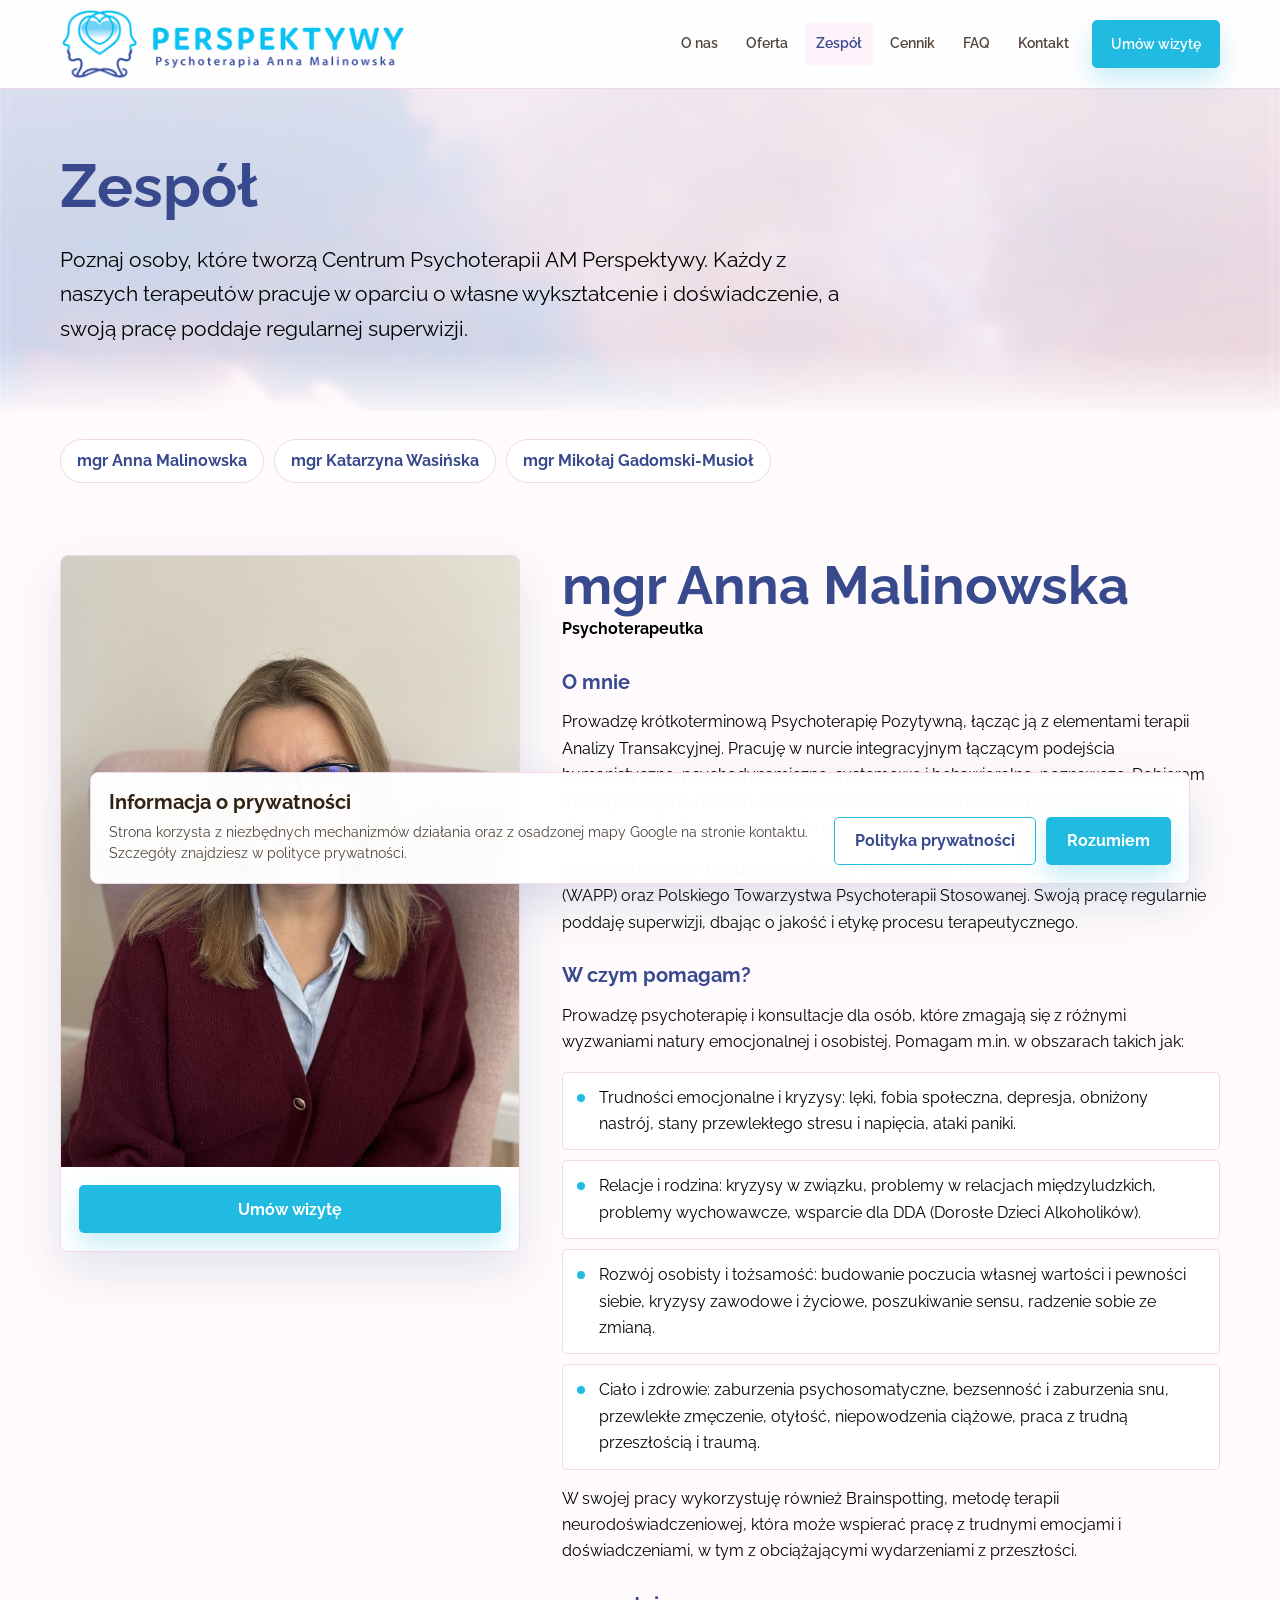
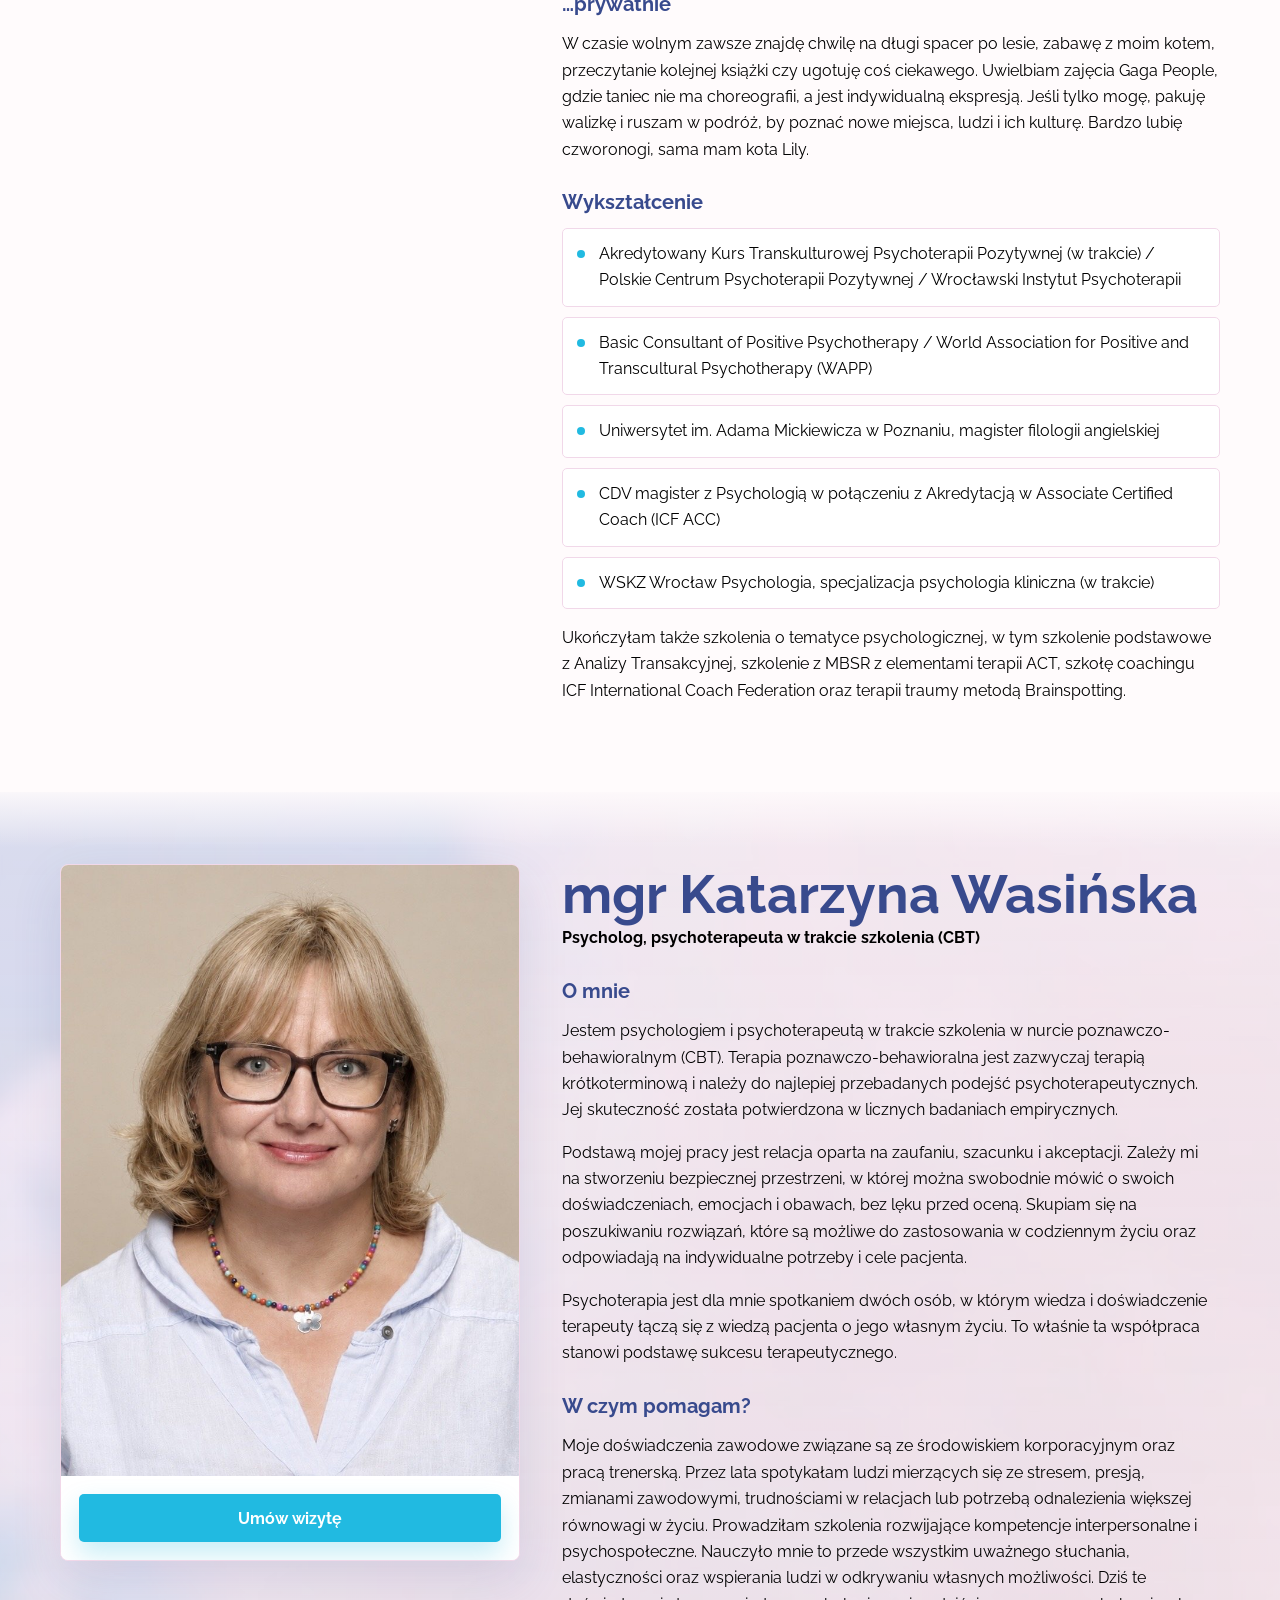
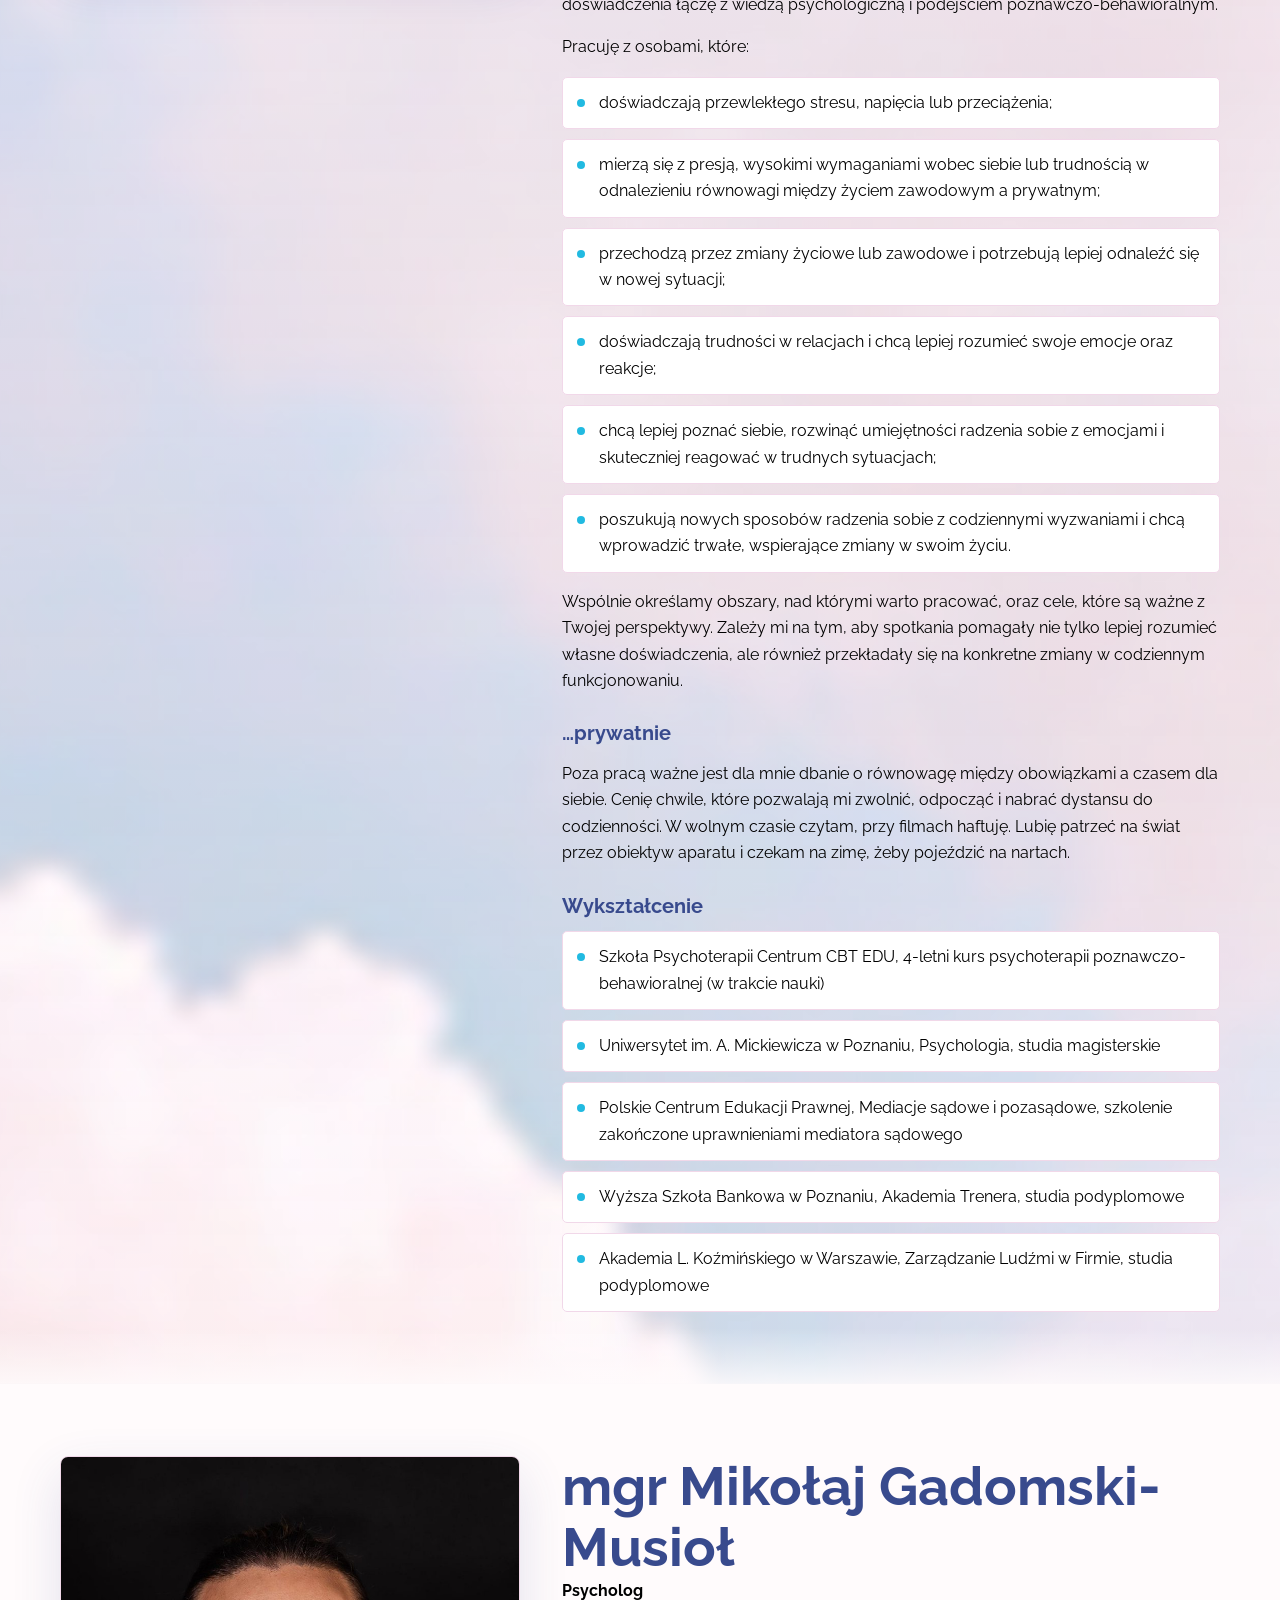
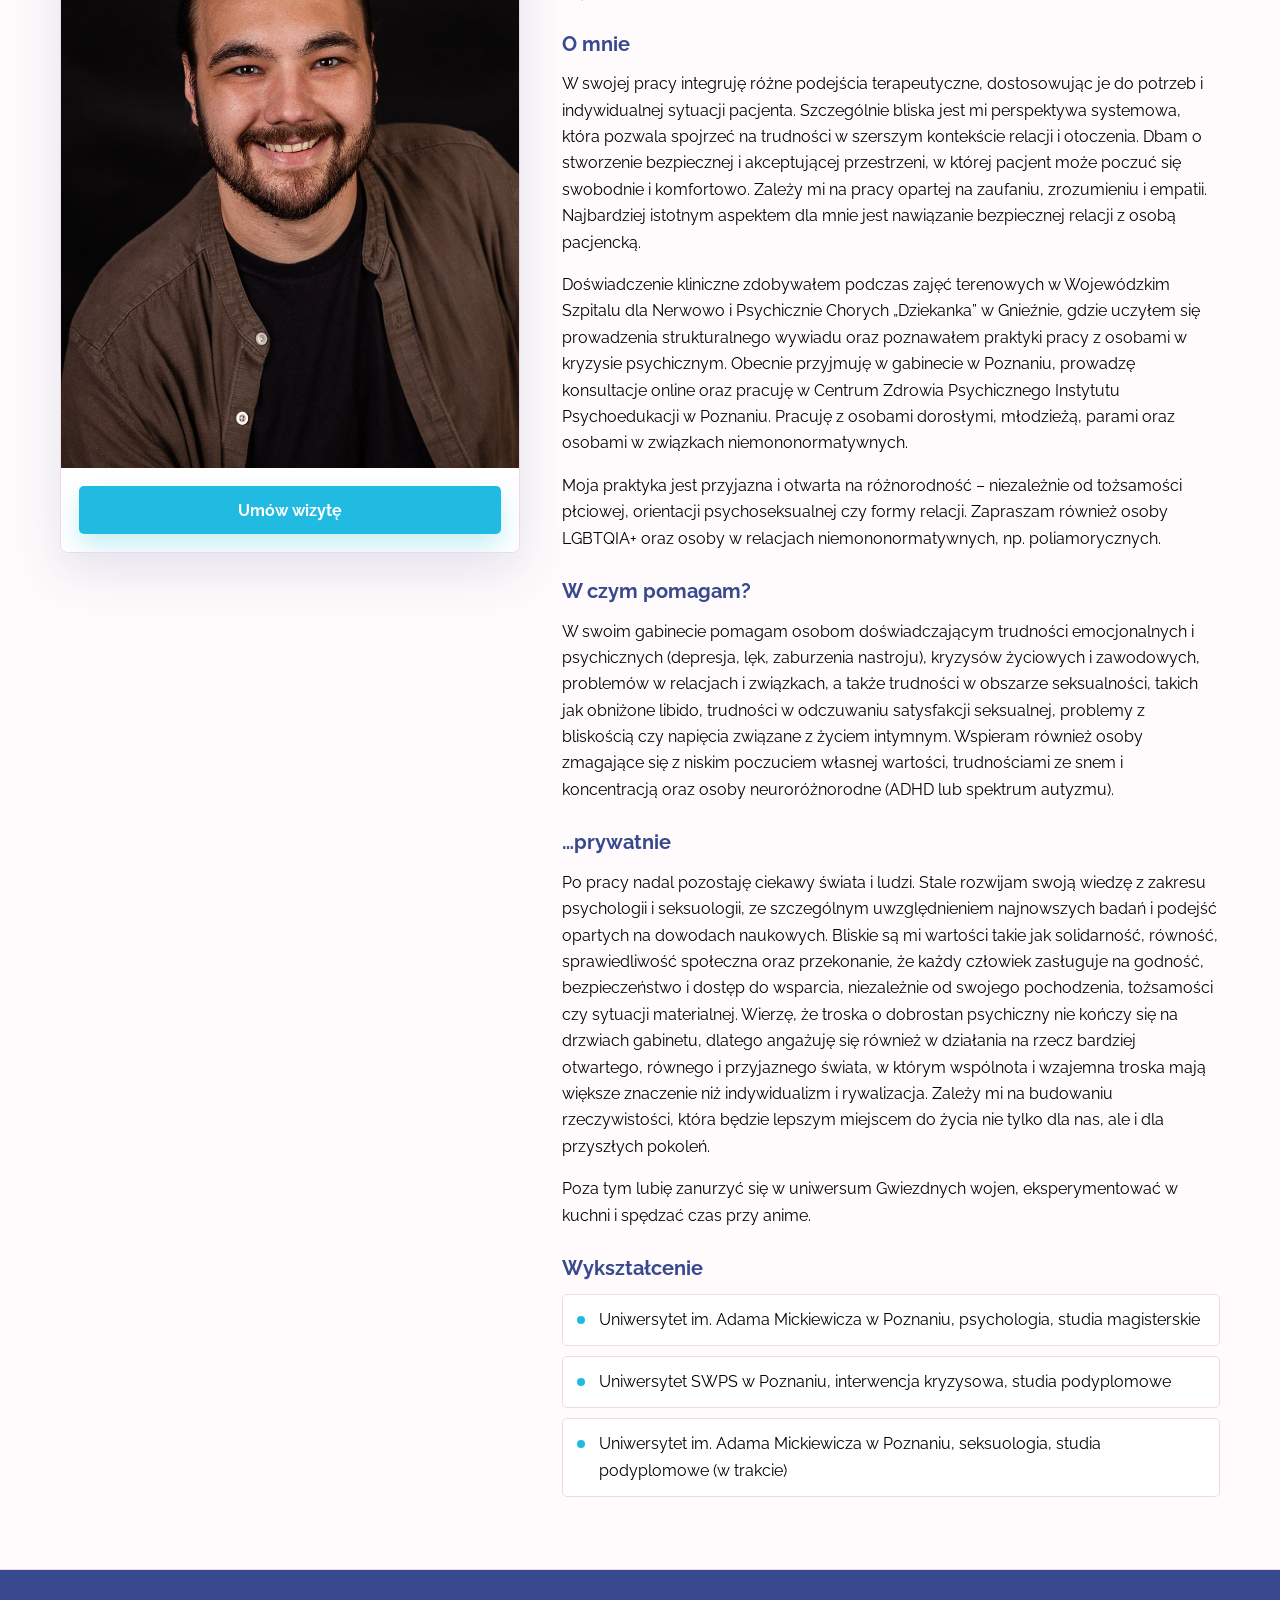
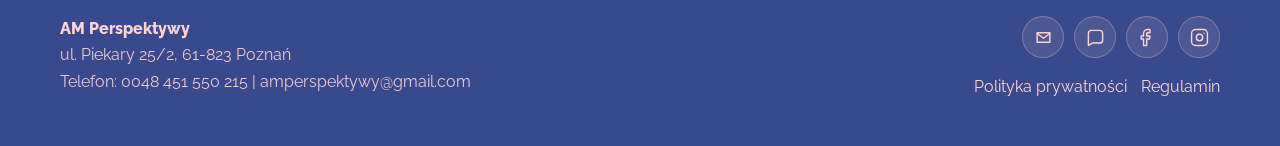
<file: zespol.html>
<!doctype html>
<html lang="pl">
<head>
  <!-- Google Tag Manager -->
<script>(function(w,d,s,l,i){w[l]=w[l]||[];w[l].push({'gtm.start':
new Date().getTime(),event:'gtm.js'});var f=d.getElementsByTagName(s)[0],
j=d.createElement(s),dl=l!='dataLayer'?'&l='+l:'';j.async=true;j.src=
'https://www.googletagmanager.com/gtm.js?id='+i+dl;f.parentNode.insertBefore(j,f);
})(window,document,'script','dataLayer','GTM-54SK3H5K');</script>
<!-- End Google Tag Manager -->
  <meta name="google-site-verification" content="y8yKHPVRfyMEMTSI_1TR6_MCU0k4G8TUNKuvNAyiCkQ" />
  <meta charset="utf-8">
  <meta name="viewport" content="width=device-width, initial-scale=1">
  <title>Zespół – psychoterapeuci i psycholodzy w Poznaniu | AM Perspektywy</title>
  <meta name="description" content="Poznaj zespół AM Perspektywy: Anna Malinowska, Katarzyna Wasińska i Mikołaj Gadomski-Musioł – wykształcenie, podejście terapeutyczne i obszary pracy.">
  <meta name="robots" content="index, follow, max-image-preview:large, max-snippet:-1">
  <link rel="icon" href="/favicon.ico" sizes="any">
  <link rel="icon" type="image/png" sizes="32x32" href="/assets/favicon-32.png">
  <link rel="icon" type="image/png" sizes="192x192" href="/assets/favicon-192.png">
  <link rel="apple-touch-icon" href="/assets/apple-touch-icon.png">
  <link rel="canonical" href="https://amperspektywy.com/zespol.html">
  <meta property="og:type" content="website">
  <meta property="og:site_name" content="AM Perspektywy">
  <meta property="og:locale" content="pl_PL">
  <meta property="og:title" content="Zespół – psychoterapeuci i psycholodzy w Poznaniu | AM Perspektywy">
  <meta property="og:description" content="Poznaj zespół AM Perspektywy: Anna Malinowska, Katarzyna Wasińska i Mikołaj Gadomski-Musioł – wykształcenie, podejście terapeutyczne i obszary pracy.">
  <meta property="og:url" content="https://amperspektywy.com/zespol.html">
  <meta property="og:image" content="https://amperspektywy.com/assets/adobestock-485856695-opt.jpg">
  <meta name="twitter:card" content="summary_large_image">
  <meta name="twitter:title" content="Zespół – psychoterapeuci i psycholodzy w Poznaniu | AM Perspektywy">
  <meta name="twitter:description" content="Poznaj zespół AM Perspektywy: Anna Malinowska, Katarzyna Wasińska i Mikołaj Gadomski-Musioł – wykształcenie, podejście terapeutyczne i obszary pracy.">
  <meta name="twitter:image" content="https://amperspektywy.com/assets/adobestock-485856695-opt.jpg">
  <script type="application/ld+json">
{
  "@context": "https://schema.org",
  "@graph": [
    {
      "@type": "CollectionPage",
      "@id": "https://amperspektywy.com/zespol.html#webpage",
      "url": "https://amperspektywy.com/zespol.html",
      "name": "Zespół",
      "description": "Anna Malinowska – psychoterapeutka w Poznaniu (Transkulturowa Psychoterapia Pozytywna, Brainspotting, coach ICF ACC). Wykształcenie i doświadczenie.",
      "inLanguage": "pl-PL",
      "isPartOf": {
        "@id": "https://amperspektywy.com/#website"
      },
      "about": {
        "@id": "https://amperspektywy.com/#organization"
      }
    },
    {
      "@type": "Person",
      "@id": "https://amperspektywy.com/zespol.html#anna-malinowska",
      "name": "Anna Malinowska",
      "honorificPrefix": "mgr",
      "jobTitle": "Psychoterapeutka",
      "url": "https://amperspektywy.com/zespol.html#anna-malinowska",
      "image": "https://amperspektywy.com/assets/team/anna-malinowska.jpg",
      "worksFor": {
        "@id": "https://amperspektywy.com/#organization"
      },
      "workLocation": {
        "@type": "Place",
        "address": {
          "@type": "PostalAddress",
          "streetAddress": "ul. Piekary 25/2",
          "postalCode": "61-823",
          "addressLocality": "Poznań",
          "addressCountry": "PL"
        }
      },
      "knowsAbout": [
        "Psychoterapia",
        "Transkulturowa Psychoterapia Pozytywna",
        "Brainspotting",
        "Terapia par",
        "Coaching ICF",
        "Depresja",
        "Lęki",
        "Trauma"
      ],
      "knowsLanguage": [
        "pl",
        "en"
      ],
      "memberOf": [
        {
          "@type": "Organization",
          "name": "World Association for Positive and Transcultural Psychotherapy (WAPP)"
        },
        {
          "@type": "Organization",
          "name": "Polskie Towarzystwo Psychoterapii Stosowanej"
        }
      ],
      "alumniOf": [
        {
          "@type": "CollegeOrUniversity",
          "name": "Uniwersytet im. Adama Mickiewicza w Poznaniu"
        }
      ],
      "sameAs": [
        "https://www.znanylekarz.pl/anna-malinowska-10/psychoterapeuta/poznan",
        "https://www.facebook.com/people/Anna-Malinowska-Perspektywy-Psychoterapia/pfbid02SsEuU3tzzC7AndgdW55nrsAg2SNJVahxXWP4oAUyShFR9nJjmaE9MKe9f83TcsQTl/",
        "https://www.instagram.com/am_perspektywy"
      ]
    },
    {
      "@type": "Person",
      "@id": "https://amperspektywy.com/zespol.html#katarzyna-wasinska",
      "name": "Katarzyna Wasińska",
      "honorificPrefix": "mgr",
      "jobTitle": "Psycholog, psychoterapeuta w trakcie szkolenia",
      "url": "https://amperspektywy.com/zespol.html#katarzyna-wasinska",
      "image": "https://amperspektywy.com/assets/team/katarzyna-wasinska.jpg",
      "worksFor": {
        "@id": "https://amperspektywy.com/#organization"
      },
      "alumniOf": {
        "@type": "CollegeOrUniversity",
        "name": "Uniwersytet im. Adama Mickiewicza w Poznaniu"
      }
    },
    {
      "@type": "Person",
      "@id": "https://amperspektywy.com/zespol.html#mikolaj-gadomski-musiol",
      "name": "Mikołaj Gadomski-Musioł",
      "honorificPrefix": "mgr",
      "jobTitle": "Psycholog",
      "url": "https://amperspektywy.com/zespol.html#mikolaj-gadomski-musiol",
      "image": "https://amperspektywy.com/assets/team/mikolaj-gadomski-musiol.jpg",
      "worksFor": {
        "@id": "https://amperspektywy.com/#organization"
      },
      "alumniOf": {
        "@type": "CollegeOrUniversity",
        "name": "Uniwersytet im. Adama Mickiewicza w Poznaniu"
      }
    },
    {
      "@type": "BreadcrumbList",
      "itemListElement": [
        {
          "@type": "ListItem",
          "position": 1,
          "name": "Strona główna",
          "item": "https://amperspektywy.com/"
        },
        {
          "@type": "ListItem",
          "position": 2,
          "name": "Zespół",
          "item": "https://amperspektywy.com/zespol.html"
        }
      ]
    }
  ]
}
  </script>
  <link rel="preconnect" href="https://fonts.googleapis.com"><link rel="preconnect" href="https://fonts.gstatic.com" crossorigin>
  <link href="https://fonts.googleapis.com/css2?family=Raleway:wght@400;500;600;700;800&display=swap" rel="stylesheet">
  <link rel="stylesheet" href="assets/styles.css?v=20261028-1">
</head>
<body>
  <!-- Google Tag Manager (noscript) -->
<noscript><iframe src="https://www.googletagmanager.com/ns.html?id=GTM-54SK3H5K"
height="0" width="0" style="display:none;visibility:hidden"></iframe></noscript>
<!-- End Google Tag Manager (noscript) -->
  <header class="site-header"><div class="container nav-wrap"><a class="brand" href="index.html" aria-label="AM Perspektywy"><img src="assets/logo-mark-perspektywy-transparent.png" alt="AM Perspektywy Psychoterapia Anna Malinowska"></a><button class="nav-toggle" type="button" aria-label="Otwórz menu" aria-expanded="false"><span></span><span></span><span></span></button><nav class="site-nav" aria-label="Główna nawigacja"><a href="o-nas.html">O nas</a><a href="oferta.html">Oferta</a><a href="zespol.html" aria-current="page">Zespół</a><a href="cennik.html">Cennik</a><a href="faq.html">FAQ</a><a href="kontakt.html">Kontakt</a><a class="button button-primary nav-cta" href="https://www.znanylekarz.pl/anna-malinowska-10/psychoterapeuta/poznan" target="_blank" rel="nofollow noopener">Umów wizytę</a></nav></div></header>
  <main>
    <section class="page-hero"><div class="container"><h1>Zespół</h1><p class="lead">Poznaj osoby, które tworzą Centrum Psychoterapii AM Perspektywy. Każdy z naszych terapeutów pracuje w oparciu o własne wykształcenie i doświadczenie, a swoją pracę poddaje regularnej superwizji.</p></div></section>
    <nav class="team-jump container" aria-label="Przejdź do osoby"><a href="#anna-malinowska">mgr Anna Malinowska</a><a href="#katarzyna-wasinska">mgr Katarzyna Wasińska</a><a href="#mikolaj-gadomski-musiol">mgr Mikołaj Gadomski-Musioł</a></nav>
    <section class="section team-member" id="anna-malinowska"><div class="container split"><figure class="portrait-card"><img src="assets/team/anna-malinowska.jpg" alt="mgr Anna Malinowska" loading="lazy" decoding="async"><div class="portrait-actions"><a class="button button-primary" href="https://www.znanylekarz.pl/anna-malinowska-10/psychoterapeuta/poznan" target="_blank" rel="nofollow noopener">Umów wizytę</a></div></figure><div class="bio-copy"><h2>mgr Anna Malinowska</h2><p class="team-role">Psychoterapeutka</p><h3>O mnie</h3><p>Prowadzę krótkoterminową Psychoterapię Pozytywną, łącząc ją z elementami terapii Analizy Transakcyjnej. Pracuję w nurcie integracyjnym łączącym podejścia humanistyczne, psychodynamiczne, systemowe i behawioralno-poznawcze. Dobieram metody pracy do potrzeb, możliwości i celów konkretnej osoby. Pracuję z osobami dorosłymi, młodzieżą powyżej 16 roku życia i parami.</p><p>Jestem członkiem World Association for Positive and Transcultural Psychotherapy (WAPP) oraz Polskiego Towarzystwa Psychoterapii Stosowanej. Swoją pracę regularnie poddaję superwizji, dbając o jakość i etykę procesu terapeutycznego.</p><h3>W czym pomagam?</h3><p>Prowadzę psychoterapię i konsultacje dla osób, które zmagają się z różnymi wyzwaniami natury emocjonalnej i osobistej. Pomagam m.in. w obszarach takich jak:</p><ul class="check-list"><li>Trudności emocjonalne i kryzysy: lęki, fobia społeczna, depresja, obniżony nastrój, stany przewlekłego stresu i napięcia, ataki paniki.</li><li>Relacje i rodzina: kryzysy w związku, problemy w relacjach międzyludzkich, problemy wychowawcze, wsparcie dla DDA (Dorosłe Dzieci Alkoholików).</li><li>Rozwój osobisty i tożsamość: budowanie poczucia własnej wartości i pewności siebie, kryzysy zawodowe i życiowe, poszukiwanie sensu, radzenie sobie ze zmianą.</li><li>Ciało i zdrowie: zaburzenia psychosomatyczne, bezsenność i zaburzenia snu, przewlekłe zmęczenie, otyłość, niepowodzenia ciążowe, praca z trudną przeszłością i traumą.</li></ul><p>W swojej pracy wykorzystuję również Brainspotting, metodę terapii neurodoświadczeniowej, która może wspierać pracę z trudnymi emocjami i doświadczeniami, w tym z obciążającymi wydarzeniami z przeszłości.</p><h3>…prywatnie</h3><p>W czasie wolnym zawsze znajdę chwilę na długi spacer po lesie, zabawę z moim kotem, przeczytanie kolejnej książki czy ugotuję coś ciekawego. Uwielbiam zajęcia Gaga People, gdzie taniec nie ma choreografii, a jest indywidualną ekspresją. Jeśli tylko mogę, pakuję walizkę i ruszam w podróż, by poznać nowe miejsca, ludzi i ich kulturę. Bardzo lubię czworonogi, sama mam kota Lily.</p><h3>Wykształcenie</h3><ul class="check-list"><li>Akredytowany Kurs Transkulturowej Psychoterapii Pozytywnej (w trakcie) / Polskie Centrum Psychoterapii Pozytywnej / Wrocławski Instytut Psychoterapii</li><li>Basic Consultant of Positive Psychotherapy / World Association for Positive and Transcultural Psychotherapy (WAPP)</li><li>Uniwersytet im. Adama Mickiewicza w Poznaniu, magister filologii angielskiej</li><li>CDV magister z Psychologią w połączeniu z Akredytacją w Associate Certified Coach (ICF ACC)</li><li>WSKZ Wrocław Psychologia, specjalizacja psychologia kliniczna (w trakcie)</li></ul><p>Ukończyłam także szkolenia o tematyce psychologicznej, w tym szkolenie podstawowe z Analizy Transakcyjnej, szkolenie z MBSR z elementami terapii ACT, szkołę coachingu ICF International Coach Federation oraz terapii traumy metodą Brainspotting.</p></div></div></section>
    <section class="section team-member section-soft" id="katarzyna-wasinska"><div class="container split"><figure class="portrait-card"><img src="assets/team/katarzyna-wasinska.jpg" alt="mgr Katarzyna Wasińska" loading="lazy" decoding="async"><div class="portrait-actions"><a class="button button-primary" href="https://twojpsycholog.pl/profil-psychologa/katarzyna-wasinska-11211/direct" target="_blank" rel="nofollow noopener">Umów wizytę</a></div></figure><div class="bio-copy"><h2>mgr Katarzyna Wasińska</h2><p class="team-role">Psycholog, psychoterapeuta w trakcie szkolenia (CBT)</p><h3>O mnie</h3><p>Jestem psychologiem i psychoterapeutą w trakcie szkolenia w nurcie poznawczo-behawioralnym (CBT). Terapia poznawczo-behawioralna jest zazwyczaj terapią krótkoterminową i należy do najlepiej przebadanych podejść psychoterapeutycznych. Jej skuteczność została potwierdzona w licznych badaniach empirycznych.</p><p>Podstawą mojej pracy jest relacja oparta na zaufaniu, szacunku i akceptacji. Zależy mi na stworzeniu bezpiecznej przestrzeni, w której można swobodnie mówić o swoich doświadczeniach, emocjach i obawach, bez lęku przed oceną. Skupiam się na poszukiwaniu rozwiązań, które są możliwe do zastosowania w codziennym życiu oraz odpowiadają na indywidualne potrzeby i cele pacjenta.</p><p>Psychoterapia jest dla mnie spotkaniem dwóch osób, w którym wiedza i doświadczenie terapeuty łączą się z wiedzą pacjenta o jego własnym życiu. To właśnie ta współpraca stanowi podstawę sukcesu terapeutycznego.</p><h3>W czym pomagam?</h3><p>Moje doświadczenia zawodowe związane są ze środowiskiem korporacyjnym oraz pracą trenerską. Przez lata spotykałam ludzi mierzących się ze stresem, presją, zmianami zawodowymi, trudnościami w relacjach lub potrzebą odnalezienia większej równowagi w życiu. Prowadziłam szkolenia rozwijające kompetencje interpersonalne i psychospołeczne. Nauczyło mnie to przede wszystkim uważnego słuchania, elastyczności oraz wspierania ludzi w odkrywaniu własnych możliwości. Dziś te doświadczenia łączę z wiedzą psychologiczną i podejściem poznawczo-behawioralnym.</p><p>Pracuję z osobami, które:</p><ul class="check-list"><li>doświadczają przewlekłego stresu, napięcia lub przeciążenia;</li><li>mierzą się z presją, wysokimi wymaganiami wobec siebie lub trudnością w odnalezieniu równowagi między życiem zawodowym a prywatnym;</li><li>przechodzą przez zmiany życiowe lub zawodowe i potrzebują lepiej odnaleźć się w nowej sytuacji;</li><li>doświadczają trudności w relacjach i chcą lepiej rozumieć swoje emocje oraz reakcje;</li><li>chcą lepiej poznać siebie, rozwinąć umiejętności radzenia sobie z emocjami i skuteczniej reagować w trudnych sytuacjach;</li><li>poszukują nowych sposobów radzenia sobie z codziennymi wyzwaniami i chcą wprowadzić trwałe, wspierające zmiany w swoim życiu.</li></ul><p>Wspólnie określamy obszary, nad którymi warto pracować, oraz cele, które są ważne z Twojej perspektywy. Zależy mi na tym, aby spotkania pomagały nie tylko lepiej rozumieć własne doświadczenia, ale również przekładały się na konkretne zmiany w codziennym funkcjonowaniu.</p><h3>…prywatnie</h3><p>Poza pracą ważne jest dla mnie dbanie o równowagę między obowiązkami a czasem dla siebie. Cenię chwile, które pozwalają mi zwolnić, odpocząć i nabrać dystansu do codzienności. W wolnym czasie czytam, przy filmach haftuję. Lubię patrzeć na świat przez obiektyw aparatu i czekam na zimę, żeby pojeździć na nartach.</p><h3>Wykształcenie</h3><ul class="check-list"><li>Szkoła Psychoterapii Centrum CBT EDU, 4-letni kurs psychoterapii poznawczo-behawioralnej (w trakcie nauki)</li><li>Uniwersytet im. A. Mickiewicza w Poznaniu, Psychologia, studia magisterskie</li><li>Polskie Centrum Edukacji Prawnej, Mediacje sądowe i pozasądowe, szkolenie zakończone uprawnieniami mediatora sądowego</li><li>Wyższa Szkoła Bankowa w Poznaniu, Akademia Trenera, studia podyplomowe</li><li>Akademia L. Koźmińskiego w Warszawie, Zarządzanie Ludźmi w Firmie, studia podyplomowe</li></ul></div></div></section>
    <section class="section team-member" id="mikolaj-gadomski-musiol"><div class="container split"><figure class="portrait-card"><img src="assets/team/mikolaj-gadomski-musiol.jpg" alt="mgr Mikołaj Gadomski-Musioł" loading="lazy" decoding="async"><div class="portrait-actions"><a class="button button-primary" href="https://www.znanylekarz.pl/z/qpQ3zK" target="_blank" rel="nofollow noopener">Umów wizytę</a></div></figure><div class="bio-copy"><h2>mgr Mikołaj Gadomski-Musioł</h2><p class="team-role">Psycholog</p><h3>O mnie</h3><p>W swojej pracy integruję różne podejścia terapeutyczne, dostosowując je do potrzeb i indywidualnej sytuacji pacjenta. Szczególnie bliska jest mi perspektywa systemowa, która pozwala spojrzeć na trudności w szerszym kontekście relacji i otoczenia. Dbam o stworzenie bezpiecznej i akceptującej przestrzeni, w której pacjent może poczuć się swobodnie i komfortowo. Zależy mi na pracy opartej na zaufaniu, zrozumieniu i empatii. Najbardziej istotnym aspektem dla mnie jest nawiązanie bezpiecznej relacji z osobą pacjencką.</p><p>Doświadczenie kliniczne zdobywałem podczas zajęć terenowych w Wojewódzkim Szpitalu dla Nerwowo i Psychicznie Chorych „Dziekanka” w Gnieźnie, gdzie uczyłem się prowadzenia strukturalnego wywiadu oraz poznawałem praktyki pracy z osobami w kryzysie psychicznym. Obecnie przyjmuję w gabinecie w Poznaniu, prowadzę konsultacje online oraz pracuję w Centrum Zdrowia Psychicznego Instytutu Psychoedukacji w Poznaniu. Pracuję z osobami dorosłymi, młodzieżą, parami oraz osobami w związkach niemononormatywnych.</p><p>Moja praktyka jest przyjazna i otwarta na różnorodność – niezależnie od tożsamości płciowej, orientacji psychoseksualnej czy formy relacji. Zapraszam również osoby LGBTQIA+ oraz osoby w relacjach niemononormatywnych, np. poliamorycznych.</p><h3>W czym pomagam?</h3><p>W swoim gabinecie pomagam osobom doświadczającym trudności emocjonalnych i psychicznych (depresja, lęk, zaburzenia nastroju), kryzysów życiowych i zawodowych, problemów w relacjach i związkach, a także trudności w obszarze seksualności, takich jak obniżone libido, trudności w odczuwaniu satysfakcji seksualnej, problemy z bliskością czy napięcia związane z życiem intymnym. Wspieram również osoby zmagające się z niskim poczuciem własnej wartości, trudnościami ze snem i koncentracją oraz osoby neuroróżnorodne (ADHD lub spektrum autyzmu).</p><h3>…prywatnie</h3><p>Po pracy nadal pozostaję ciekawy świata i ludzi. Stale rozwijam swoją wiedzę z zakresu psychologii i seksuologii, ze szczególnym uwzględnieniem najnowszych badań i podejść opartych na dowodach naukowych. Bliskie są mi wartości takie jak solidarność, równość, sprawiedliwość społeczna oraz przekonanie, że każdy człowiek zasługuje na godność, bezpieczeństwo i dostęp do wsparcia, niezależnie od swojego pochodzenia, tożsamości czy sytuacji materialnej. Wierzę, że troska o dobrostan psychiczny nie kończy się na drzwiach gabinetu, dlatego angażuję się również w działania na rzecz bardziej otwartego, równego i przyjaznego świata, w którym wspólnota i wzajemna troska mają większe znaczenie niż indywidualizm i rywalizacja. Zależy mi na budowaniu rzeczywistości, która będzie lepszym miejscem do życia nie tylko dla nas, ale i dla przyszłych pokoleń.</p><p>Poza tym lubię zanurzyć się w uniwersum Gwiezdnych wojen, eksperymentować w kuchni i spędzać czas przy anime.</p><h3>Wykształcenie</h3><ul class="check-list"><li>Uniwersytet im. Adama Mickiewicza w Poznaniu, psychologia, studia magisterskie</li><li>Uniwersytet SWPS w Poznaniu, interwencja kryzysowa, studia podyplomowe</li><li>Uniwersytet im. Adama Mickiewicza w Poznaniu, seksuologia, studia podyplomowe (w trakcie)</li></ul></div></div></section>
  </main>
  <footer class="site-footer"><div class="container footer-grid"><div><div class="footer-brand">AM Perspektywy</div><div>ul. Piekary 25/2, 61-823 Poznań<br>Telefon: 0048 451 550 215 | amperspektywy@gmail.com</div></div><div class="footer-side"><div class="footer-social" aria-label="Szybki kontakt">
  <a class="icon-link" href="mailto:amperspektywy@gmail.com" aria-label="Napisz e-mail do AM Perspektywy">
    <svg aria-hidden="true" viewBox="0 0 24 24"><path d="M4 6h16v12H4z"></path><path d="m4 7 8 6 8-6"></path></svg>
  </a>
  <a class="icon-link" href="kontakt.html#formularz" aria-label="Przejdź do formularza kontaktowego">
    <svg aria-hidden="true" viewBox="0 0 24 24"><path d="M21 15a4 4 0 0 1-4 4H8l-5 3V7a4 4 0 0 1 4-4h10a4 4 0 0 1 4 4z"></path></svg>
  </a>
  <a class="icon-link" href="https://www.facebook.com/people/Anna-Malinowska-Perspektywy-Psychoterapia/pfbid02SsEuU3tzzC7AndgdW55nrsAg2SNJVahxXWP4oAUyShFR9nJjmaE9MKe9f83TcsQTl/" target="_blank" rel="noopener" aria-label="Facebook AM Perspektywy">
    <svg aria-hidden="true" viewBox="0 0 24 24"><path d="M15 2h-3a5 5 0 0 0-5 5v3H4v4h3v8h4v-8h3.5l.5-4h-4V7a1 1 0 0 1 1-1h3z"></path></svg>
  </a>
  <a class="icon-link" href="https://www.instagram.com/am_perspektywy" target="_blank" rel="noopener" aria-label="Instagram AM Perspektywy">
    <svg aria-hidden="true" viewBox="0 0 24 24"><rect x="2" y="2" width="20" height="20" rx="5"></rect><circle cx="12" cy="12" r="4"></circle><path d="M17.5 6.5h.01"></path></svg>
  </a>
</div><div class="footer-links"><a href="polityka-prywatnosci.html">Polityka prywatności</a><a href="regulamin.html">Regulamin</a></div></div></div></footer>
  <script src="assets/main.js?v=20261028-1"></script>
</body>
</html>
</file>
<file: assets/styles.css>
﻿:root {
  --color-primary: #21BAE1;
  --color-primary-dark: #384A8D;
  --color-accent: #FF9FE5;
  --color-on-primary-dark: #FFD4D4;
  --color-ink: #322214;
  --color-text: #51443b;
  --color-muted: #7b6c65;
  --color-soft: #fff3fb;
  --color-soft-2: #fff8fc;
  --color-line: #f1d8e9;
  --color-warm: #FFD4D4;
  --color-white: #ffffff;
  --cloud-image: url("clouds-soft.jpg");
  --cloud-hero-image: url("clouds-hero-generated-v2.jpg");
  --cloud-background:
    linear-gradient(180deg, rgba(255, 251, 252, 0.68) 0%, rgba(255, 249, 252, 0.42) 100%),
    var(--cloud-image);
  --cloud-hero-background:
    linear-gradient(90deg, rgba(255, 255, 255, 0.12) 0%, rgba(255, 255, 255, 0.04) 45%, rgba(255, 255, 255, 0) 100%),
    var(--cloud-hero-image);
  --shadow-soft: 0 18px 50px rgba(56, 74, 141, 0.14);
  --radius: 8px;
  --radius-sm: 5px;
  --container: 1160px;
}

*,
*::before,
*::after {
  box-sizing: border-box;
}

html {
  scroll-behavior: smooth;
}

body {
  margin: 0;
  font-family: Raleway, "Open Sans", Arial, sans-serif;
  color: var(--color-text);
  background: #fffbfc;
  line-height: 1.65;
  font-size: 16px;
  overflow-x: hidden;
}

button,
input,
textarea,
select {
  font: inherit;
}

img {
  display: block;
  max-width: 100%;
}

a {
  color: var(--color-primary-dark);
  text-decoration: none;
}

a:hover {
  color: var(--color-primary-dark);
  text-decoration: underline;
}

.container {
  width: min(100% - 40px, var(--container));
  margin: 0 auto;
}

.site-header {
  position: sticky;
  top: 0;
  z-index: 20;
  background: rgba(255, 255, 255, 0.76);
  border-bottom: 1px solid var(--color-line);
  backdrop-filter: blur(16px);
}

.nav-wrap {
  min-height: 88px;
  display: flex;
  align-items: center;
  justify-content: space-between;
  gap: 24px;
}

.brand {
  display: inline-flex;
  align-items: center;
  padding: 0;
  border-radius: var(--radius-sm);
  background: transparent;
  color: var(--color-ink);
  font-weight: 700;
}

.brand:hover {
  text-decoration: none;
}

.brand img {
  width: clamp(250px, 27vw, 360px);
  max-height: 76px;
  height: auto;
  object-fit: contain;
}

.home-page .site-header {
  position: sticky;
  background: rgba(255, 255, 255, 0.94);
  border-bottom-color: var(--color-line);
  box-shadow: none;
}

.home-page .brand {
  background: transparent;
}

.brand-text {
  display: flex;
  flex-direction: column;
  line-height: 1.1;
}

.brand-text span:first-child {
  font-size: 17px;
}

.brand-text span:last-child {
  margin-top: 3px;
  color: var(--color-muted);
  font-size: 12px;
  font-weight: 500;
}

.nav-toggle {
  display: none;
  width: 44px;
  height: 44px;
  border: 1px solid var(--color-line);
  border-radius: var(--radius-sm);
  background: var(--color-white);
  color: var(--color-ink);
  align-items: center;
  justify-content: center;
  flex-direction: column;
  gap: 5px;
}

.nav-toggle span {
  display: block;
  width: 20px;
  height: 2px;
  background: currentColor;
}

.site-nav {
  display: flex;
  align-items: center;
  gap: 6px;
}

.site-nav a {
  padding: 10px 11px;
  border-radius: var(--radius-sm);
  color: var(--color-text);
  font-size: 14px;
  font-weight: 600;
}

.site-nav a:hover,
.site-nav a[aria-current="page"] {
  color: var(--color-primary-dark);
  background: var(--color-soft);
  text-decoration: none;
}

.nav-cta {
  margin-left: 6px;
}

.button {
  display: inline-flex;
  min-height: 48px;
  align-items: center;
  justify-content: center;
  gap: 8px;
  padding: 13px 20px;
  border: 1px solid transparent;
  border-radius: var(--radius-sm);
  font-weight: 700;
  line-height: 1.2;
  text-align: center;
  cursor: pointer;
  transition: transform 160ms ease, background-color 160ms ease, border-color 160ms ease;
}

.button:hover {
  transform: translateY(-1px);
  text-decoration: none;
}

.button-primary {
  color: var(--color-white);
  background: var(--color-primary);
  box-shadow: 0 12px 26px rgba(33, 186, 225, 0.25);
}

.button-primary:hover {
  background: var(--color-primary-dark);
  color: var(--color-on-primary-dark);
}

.site-nav a.nav-cta,
.site-nav a.nav-cta:hover,
.site-nav a.nav-cta[aria-current="page"] {
  color: var(--color-white);
  background: var(--color-primary);
  border: 1px solid var(--color-primary);
  padding: 14px 18px;
  box-shadow: 0 12px 26px rgba(33, 186, 225, 0.25);
}

.site-nav a.nav-cta:hover {
  background: var(--color-primary-dark);
  border-color: var(--color-primary-dark);
  color: var(--color-on-primary-dark);
}

.button-secondary {
  color: var(--color-primary-dark);
  background: var(--color-white);
  border-color: var(--color-primary);
}

.button-secondary:hover {
  color: var(--color-white);
  background: var(--color-primary);
  border-color: var(--color-primary);
}

.hero {
  min-height: auto;
  display: grid;
  grid-template-columns: minmax(0, 0.82fr) minmax(420px, 1fr);
  align-items: center;
  gap: 58px;
  padding: 74px 0 76px;
}

.hero-cloud {
  position: relative;
  isolation: isolate;
}

.hero-cloud::before,
.hero-cloud::after {
  content: "";
  position: absolute;
  left: 50%;
  z-index: -1;
  width: 100vw;
  transform: translateX(-50%);
  pointer-events: none;
}

.hero-cloud::before {
  inset-block: 0;
  background: var(--cloud-hero-background);
  background-position: center center;
  background-size: cover;
}

.hero-cloud::after {
  bottom: 0;
  height: 64px;
  background: linear-gradient(0deg, #fffbfc 0%, rgba(255, 251, 252, 0) 100%);
}

.home-page .hero-cloud::after {
  background: linear-gradient(0deg, rgba(255, 212, 212, 0.92) 0%, rgba(255, 212, 212, 0) 100%);
}

.home-hero {
  padding: 78px 0 84px;
  background: var(--color-white);
}

.home-hero-card {
  display: grid;
  grid-template-columns: minmax(0, 0.78fr) minmax(420px, 1fr);
  gap: 64px;
  align-items: center;
  padding: 0;
  border: 0;
  border-radius: 0;
  background: transparent;
  box-shadow: none;
}

.hero-panel {
  width: 100%;
  padding: 44px 0;
  border: 0;
  border-radius: 0;
  background: transparent;
  box-shadow: none;
  backdrop-filter: none;
  text-align: left;
}

.hero-panel h1,
.hero-panel .lead {
  margin-left: 0;
  margin-right: 0;
}

.home-hero .eyebrow {
  margin-bottom: 18px;
  color: var(--color-primary-dark);
}

.home-hero h1 {
  max-width: 620px;
  color: var(--color-primary-dark);
  font-size: clamp(42px, 4.8vw, 68px);
}

.home-hero .lead {
  max-width: 560px;
  font-size: clamp(18px, 1.55vw, 21px);
}

.home-hero-photo {
  margin: 0;
  overflow: hidden;
  border: 0;
  border-radius: 8px;
  background: transparent;
  box-shadow: 0 22px 58px rgba(50, 34, 20, 0.16);
}

.home-hero-photo img {
  width: 100%;
  height: 100%;
  min-height: 460px;
  object-fit: cover;
  object-position: center center;
}

.eyebrow {
  margin: 0 0 14px;
  color: var(--color-primary-dark);
  font-size: 13px;
  font-weight: 800;
  text-transform: uppercase;
}

h1,
h2,
h3,
.display {
  margin: 0;
  color: var(--color-ink);
  font-family: Raleway, "Open Sans", Arial, sans-serif;
  font-weight: 700;
  line-height: 1.13;
  overflow-wrap: break-word;
  max-width: 100%;
}

h1,
.display {
  max-width: 720px;
  font-size: clamp(38px, 5vw, 60px);
}

h2 {
  font-size: clamp(34px, 4.4vw, 54px);
}

h3 {
  font-size: 27px;
}

.page-hero h1 {
  color: var(--color-primary-dark);
}

.lead {
  max-width: 690px;
  margin: 22px 0 0;
  color: var(--color-text);
  font-size: clamp(18px, 2vw, 21px);
}

.text-highlight {
  display: inline;
  padding: 0 0.12em;
  border-radius: 4px;
  background: linear-gradient(180deg, transparent 42%, rgba(255, 212, 212, 0.92) 42%);
  color: var(--color-ink);
  font-weight: 700;
}

.hero-actions {
  display: flex;
  flex-wrap: wrap;
  gap: 12px;
  margin-top: 32px;
}

.hero-note {
  display: grid;
  grid-template-columns: repeat(3, minmax(0, 1fr));
  gap: 12px;
  margin-top: 36px;
}

.metric {
  min-height: 112px;
  padding: 18px;
  border: 1px solid var(--color-line);
  border-radius: var(--radius);
  background: var(--color-soft-2);
}

.metric strong {
  display: block;
  color: var(--color-ink);
  font-size: 15px;
}

.metric span {
  display: block;
  margin-top: 6px;
  color: var(--color-muted);
  font-size: 14px;
}

.hero-visual {
  justify-self: center;
  align-self: start;
  margin-top: 24px;
  width: min(560px, 100%);
  padding: 32px;
  border: 1px solid var(--color-line);
  border-radius: 8px;
  background: linear-gradient(180deg, #ffffff 0%, #fff3fb 100%);
  box-shadow: var(--shadow-soft);
}

.hero-visual img {
  width: 100%;
  height: auto;
  max-width: 100%;
  object-fit: contain;
}

.hero-photo {
  padding: 0;
  overflow: hidden;
  aspect-ratio: 16 / 10;
  background: var(--color-soft);
}

.hero-photo img {
  width: 100%;
  height: 100%;
  max-width: none;
  object-fit: cover;
  object-position: center center;
}

.hero-photo-arc {
  justify-self: end;
  width: min(660px, 100%);
  margin-top: 0;
  border-color: rgba(56, 74, 141, 0.16);
  border-radius: 8px;
  box-shadow: 0 18px 46px rgba(56, 74, 141, 0.16);
}

.section {
  padding: 72px 0;
  border-top: 0;
}

.section-blush {
  background: #FFD4D4;
}

.blush-statement {
  max-width: 760px;
  margin: 0 auto;
  color: #384A8D;
  font-size: clamp(18px, 1.65vw, 24px);
  font-weight: 800;
  font-style: italic;
  line-height: 1.42;
  text-align: center;
}

.home-gallery-section {
  background: #fffbfc;
}

.home-gallery-two {
  display: grid;
  grid-template-columns: repeat(2, minmax(0, 1fr));
  gap: 24px;
}

.home-gallery-single {
  grid-template-columns: 1fr;
}

.home-gallery-two figure {
  margin: 0;
  overflow: hidden;
  border: 1px solid var(--color-line);
  border-radius: 8px;
  background: var(--color-white);
  box-shadow: 0 16px 42px rgba(56, 74, 141, 0.11);
}

.home-gallery-two img {
  width: 100%;
  height: 360px;
  object-fit: cover;
  object-position: center center;
}

.home-gallery-single img {
  height: min(48vw, 520px);
  min-height: 320px;
}

.section-soft {
  position: relative;
  background: var(--cloud-background);
  background-position: center center;
  background-size: cover;
  /* overflow: hidden; */
}

.section-soft::before,
.section-soft::after,
.page-hero::before {
  content: "";
  position: absolute;
  left: 0;
  right: 0;
  pointer-events: none;
}

.section-soft::before {
  top: 0;
  height: 56px;
  background: linear-gradient(180deg, rgba(255, 251, 252, 0.86) 0%, rgba(255, 251, 252, 0) 100%);
}

.section-soft::after {
  bottom: 0;
  height: 56px;
  background: linear-gradient(0deg, rgba(255, 251, 252, 0.82) 0%, rgba(255, 251, 252, 0) 100%);
}

.section-soft > .container,
.page-hero > .container {
  position: relative;
  z-index: 1;
}

.offer-hero {
  background: var(--cloud-background);
  background-position: center center;
  background-size: cover;
}

.offer-help {
  background: var(--color-white);
}

.offer-help-layout {
  display: grid;
  grid-template-columns: minmax(0, 1fr) minmax(320px, 0.72fr);
  gap: 42px;
  align-items: center;
}

.offer-help .section-head {
  display: block;
  margin-bottom: 24px;
}

.offer-help .problem-list {
  grid-template-columns: 1fr;
}

.offer-help .problem-list li {
  background: rgba(255, 255, 255, 0.9);
  box-shadow: 0 8px 24px rgba(56, 74, 141, 0.05);
}

.offer-help-image {
  align-self: stretch;
  margin: 0;
  overflow: hidden;
  border: 1px solid var(--color-line);
  border-radius: 8px;
  background: var(--color-soft-2);
  box-shadow: var(--shadow-soft);
}

.offer-help-image img {
  width: 100%;
  height: 100%;
  min-height: 560px;
  object-fit: cover;
  object-position: center center;
}

.section-head {
  display: grid;
  grid-template-columns: minmax(0, 0.85fr) minmax(260px, 0.55fr);
  align-items: end;
  gap: 36px;
  margin-bottom: 36px;
}

.section-head p {
  margin: 0;
  color: var(--color-muted);
  font-size: 18px;
}

.grid-2 {
  display: grid;
  grid-template-columns: repeat(2, minmax(0, 1fr));
  gap: 28px;
}

.grid-3 {
  display: grid;
  grid-template-columns: repeat(3, minmax(0, 1fr));
  gap: 18px;
}

.card {
  padding: 26px;
  border: 1px solid var(--color-line);
  border-radius: var(--radius);
  background: var(--color-white);
  box-shadow: 0 10px 30px rgba(56, 74, 141, 0.07);
}

.card h3 {
  margin-bottom: 10px;
  font-family: Raleway, "Open Sans", Arial, sans-serif;
  font-size: 19px;
  font-weight: 800;
}

.card p {
  margin: 0;
}

.problem-list {
  display: grid;
  grid-template-columns: repeat(2, minmax(0, 1fr));
  gap: 10px;
  margin: 0;
  padding: 0;
  list-style: none;
}

.problem-list li,
.check-list li {
  position: relative;
  padding: 12px 14px 12px 36px;
  border: 1px solid var(--color-line);
  border-radius: var(--radius-sm);
  background: var(--color-white);
  color: var(--color-text);
}

.problem-list li::before,
.check-list li::before {
  content: "";
  position: absolute;
  left: 14px;
  top: 21px;
  width: 8px;
  height: 8px;
  border-radius: 50%;
  background: var(--color-primary);
}

.split {
  display: grid;
  grid-template-columns: minmax(260px, 0.7fr) minmax(0, 1fr);
  gap: 42px;
  align-items: start;
}

.photo-placeholder {
  min-height: 440px;
  display: flex;
  align-items: center;
  justify-content: center;
  border: 1px solid var(--color-line);
  border-radius: var(--radius);
  background:
    linear-gradient(135deg, rgba(33, 186, 225, 0.16), rgba(255, 159, 229, 0.18)),
    var(--color-soft);
  color: var(--color-primary-dark);
  text-align: center;
  font-weight: 800;
}

.photo-placeholder.small {
  min-height: 260px;
}

.interior-card {
  margin: 0;
  overflow: hidden;
  border: 1px solid var(--color-line);
  border-radius: var(--radius);
  background: var(--color-soft);
  box-shadow: var(--shadow-soft);
}

.interior-card {
  height: 300px;
}

.interior-card img {
  width: 100%;
  height: 100%;
  object-fit: cover;
  object-position: center center;
}

.section-gallery {
  border-top: 0;
  padding-top: 0;
}

.bio-copy.text-wall {
  font-size: 18px;
  line-height: 1.76;
}

.interior-gallery {
  display: grid;
  grid-template-columns: repeat(4, minmax(0, 1fr));
  gap: 16px;
}

.interior-gallery-two {
  grid-template-columns: repeat(2, minmax(0, 1fr));
}

.interior-gallery-contain {
  max-width: 980px;
  margin: 0 auto;
  grid-template-columns: 1fr;
}

.text-wall {
  max-width: 880px;
}

.interior-gallery img {
  width: 100%;
  height: 240px;
  border: 1px solid var(--color-line);
  border-radius: var(--radius);
  object-fit: cover;
  object-position: center center;
  background: var(--color-soft);
  box-shadow: 0 10px 30px rgba(56, 74, 141, 0.08);
}

.interior-gallery-contain img {
  display: block;
  width: 100%;
  height: auto;
  border: 0;
  aspect-ratio: auto;
  object-fit: initial;
  background: transparent;
  box-shadow: 0 14px 34px rgba(56, 74, 141, 0.12);
}

.interior-carousel {
  max-width: 760px;
  margin: 0 auto;
}

.carousel-stage {
  position: relative;
}

.gallery-main {
  display: block;
  width: 100%;
  padding: 0;
  overflow: hidden;
  border: 1px solid var(--color-line);
  border-radius: var(--radius);
  background: var(--color-soft);
  box-shadow: var(--shadow-soft);
  cursor: zoom-in;
}

.gallery-main img {
  width: 100%;
  height: 360px;
  object-fit: cover;
  object-position: center center;
}

.carousel-nav {
  position: absolute;
  top: 50%;
  z-index: 2;
  width: 44px;
  height: 44px;
  display: inline-flex;
  align-items: center;
  justify-content: center;
  border: 1px solid var(--color-line);
  border-radius: 50%;
  background: rgba(255, 255, 255, 0.92);
  color: var(--color-ink);
  font-size: 34px;
  line-height: 1;
  transform: translateY(-50%);
  cursor: pointer;
  box-shadow: 0 10px 24px rgba(56, 74, 141, 0.14);
}

.carousel-prev {
  left: 14px;
}

.carousel-next {
  right: 14px;
}

.gallery-thumbs {
  display: grid;
  grid-template-columns: repeat(4, minmax(0, 1fr));
  gap: 10px;
  margin-top: 12px;
}

.gallery-thumbs button {
  height: 82px;
  padding: 0;
  overflow: hidden;
  border: 2px solid transparent;
  border-radius: var(--radius-sm);
  background: var(--color-soft);
  cursor: pointer;
}

.gallery-thumbs button.is-active {
  border-color: var(--color-primary-dark);
}

.gallery-thumbs img {
  width: 100%;
  height: 100%;
  object-fit: cover;
  object-position: center center;
}

.gallery-lightbox {
  position: fixed;
  inset: 0;
  z-index: 100;
  display: flex;
  align-items: center;
  justify-content: center;
  padding: 28px;
  background: rgba(12, 20, 34, 0.86);
}

.gallery-lightbox[hidden] {
  display: none;
}

.gallery-lightbox img {
  max-width: min(92vw, 1080px);
  max-height: 86vh;
  border-radius: var(--radius);
  object-fit: contain;
  box-shadow: 0 24px 70px rgba(0, 0, 0, 0.35);
}

.gallery-lightbox button {
  position: absolute;
  top: 18px;
  right: 18px;
  width: 44px;
  height: 44px;
  border: 1px solid rgba(255, 255, 255, 0.28);
  border-radius: 50%;
  background: rgba(255, 255, 255, 0.14);
  color: var(--color-white);
  font-size: 30px;
  line-height: 1;
  cursor: pointer;
}

.team-logo-card {
  width: min(100%, 440px);
  margin-top: 28px;
  padding: 24px;
  border: 1px solid var(--color-line);
  border-radius: var(--radius);
  background: linear-gradient(180deg, #ffffff 0%, #fff3fb 100%);
  box-shadow: 0 10px 30px rgba(56, 74, 141, 0.08);
}

.team-logo-card img {
  width: 100%;
  height: auto;
  object-fit: contain;
}

.portrait-card {
  margin: 0;
  min-height: 440px;
  overflow: hidden;
  border: 1px solid var(--color-line);
  border-radius: var(--radius);
  background: var(--color-soft);
  box-shadow: var(--shadow-soft);
}

.portrait-card img {
  display: block;
  width: 100%;
  height: 100%;
  min-height: 440px;
  object-fit: cover;
  object-position: center top;
}

.portrait-card .portrait-actions {
  padding: 18px;
  background: var(--color-white);
}

.portrait-card .button {
  width: 100%;
}

.bio-copy,
.text-wall {
  color: var(--color-ink);
}

.bio-copy p,
.text-wall p {
  color: var(--color-ink);
}

.bio-copy p:first-of-type {
  margin-top: 0;
}

.check-list {
  display: grid;
  gap: 10px;
  margin: 22px 0 0;
  padding: 0;
  list-style: none;
}

.pricing-layout {
  display: grid;
  grid-template-columns: minmax(0, 1.08fr) minmax(320px, 0.92fr);
  gap: 30px;
  align-items: start;
}

.booking-widget-column {
  position: sticky;
  top: 112px;
  min-width: 0;
}

.booking-widget-column > * {
  max-width: 100%;
}

.booking-widget-column .zl-url {
  width: 100%;
  min-height: 56px;
}

.price-table {
  width: 100%;
  border-collapse: collapse;
  overflow: hidden;
  border: 1px solid var(--color-line);
  border-radius: var(--radius);
  background: var(--color-white);
}

.price-table th,
.price-table td {
  padding: 18px 20px;
  border-bottom: 1px solid var(--color-line);
  text-align: left;
  vertical-align: top;
}

.price-table th {
  color: var(--color-ink);
  background: var(--color-soft);
  font-size: 14px;
  text-transform: uppercase;
}

.price-table tr:last-child td {
  border-bottom: 0;
}

.price-table td:last-child,
.price-table th:last-child {
  text-align: right;
  white-space: nowrap;
}

.contact-panel {
  padding: 30px;
  border: 1px solid var(--color-line);
  border-radius: var(--radius);
  background: var(--color-white);
  box-shadow: var(--shadow-soft);
}

.contact-list {
  display: grid;
  gap: 10px;
  margin: 0;
  padding: 0;
  list-style: none;
}

.contact-list li {
  padding: 14px 0;
  border-bottom: 1px solid var(--color-line);
}

.contact-list li:last-child {
  border-bottom: 0;
}

.contact-icons,
.footer-social {
  display: flex;
  flex-wrap: wrap;
  gap: 10px;
}

.contact-icons {
  margin-top: 18px;
}

.icon-link {
  display: inline-flex;
  width: 42px;
  height: 42px;
  align-items: center;
  justify-content: center;
  border: 1px solid var(--color-line);
  border-radius: 50%;
  background: var(--color-white);
  color: var(--color-primary-dark);
  transition: transform 180ms ease, border-color 180ms ease, background-color 180ms ease, color 180ms ease;
}

.icon-link:hover {
  transform: translateY(-2px);
  border-color: var(--color-primary);
  background: var(--color-primary);
  color: var(--color-white);
}

.icon-link svg {
  width: 19px;
  height: 19px;
  fill: none;
  stroke: currentColor;
  stroke-linecap: round;
  stroke-linejoin: round;
  stroke-width: 1.8;
}

.form-grid {
  display: grid;
  gap: 16px;
}

.field {
  display: grid;
  gap: 7px;
}

.field label {
  color: var(--color-ink);
  font-size: 14px;
  font-weight: 800;
}

input,
textarea {
  width: 100%;
  padding: 14px 15px;
  border: 1px solid var(--color-line);
  border-radius: var(--radius-sm);
  background: var(--color-white);
  color: var(--color-ink);
  font: inherit;
}

textarea {
  min-height: 160px;
  resize: vertical;
}

input:focus,
textarea:focus {
  border-color: var(--color-primary);
  outline: 3px solid rgba(255, 159, 229, 0.2);
}

.checkbox-row {
  display: grid;
  grid-template-columns: 18px 1fr;
  gap: 10px;
  align-items: start;
  color: var(--color-muted);
  font-size: 14px;
}

.checkbox-row input {
  width: 18px;
  height: 18px;
  margin-top: 3px;
}

.hp-field {
  display: none;
}

.form-status {
  min-height: 24px;
  color: var(--color-primary-dark);
  font-weight: 700;
}

.map-placeholder {
  min-height: 340px;
  display: flex;
  align-items: center;
  justify-content: center;
  border: 1px solid var(--color-line);
  border-radius: var(--radius);
  background: var(--color-soft);
  color: var(--color-primary-dark);
  font-weight: 800;
  text-align: center;
}

.map-frame {
  min-height: 340px;
  overflow: hidden;
  border: 1px solid var(--color-line);
  border-radius: var(--radius);
  background: var(--color-soft);
}

.map-consent-placeholder {
  min-height: 340px;
  display: grid;
  align-content: center;
  justify-items: center;
  gap: 16px;
  padding: 28px;
  text-align: center;
}

.map-consent-placeholder p {
  max-width: 420px;
  margin: 0;
  color: var(--color-text);
}

.tile-map {
  position: relative;
  height: 340px;
}

.map-tiles {
  position: absolute;
  left: 50%;
  top: 50%;
  display: grid;
  grid-template-columns: repeat(3, 256px);
  grid-template-rows: repeat(3, 256px);
  width: 768px;
  height: 768px;
  transform: translate(-50%, -50%);
}

.map-tiles img {
  display: block;
  width: 256px;
  height: 256px;
}

.map-marker {
  position: absolute;
  left: 50%;
  top: 50%;
  width: 22px;
  height: 22px;
  border: 3px solid var(--color-white);
  border-radius: 50% 50% 50% 0;
  background: var(--color-primary);
  box-shadow: 0 8px 18px rgba(56, 74, 141, 0.28);
  transform: translate(-50%, -100%) rotate(-45deg);
}

.map-marker::after {
  content: "";
  position: absolute;
  left: 50%;
  top: 50%;
  width: 6px;
  height: 6px;
  border-radius: 50%;
  background: var(--color-white);
  transform: translate(-50%, -50%);
}

.map-attribution {
  position: absolute;
  right: 8px;
  bottom: 8px;
  padding: 3px 6px;
  border-radius: 4px;
  background: rgba(255, 255, 255, 0.82);
  color: var(--color-muted);
  font-size: 11px;
}

.map-frame iframe {
  display: block;
  width: 100%;
  height: 340px;
  border: 0;
}

.map-frame iframe[hidden] {
  display: none;
}

.map-link {
  margin-top: 12px;
}

.page-hero {
  position: relative;
  padding: 64px 0;
  background: var(--cloud-background);
  background-position: center center;
  background-size: cover;
  overflow: hidden;
}

.page-hero::before {
  bottom: 0;
  height: 64px;
  background: linear-gradient(0deg, rgba(255, 251, 252, 0.86) 0%, rgba(255, 251, 252, 0) 100%);
}

.page-hero p {
  max-width: 780px;
}

.legal-document {
  max-width: 900px;
  margin: 0 auto;
  padding: 56px 0;
}

.legal-box {
  padding: 30px;
  border: 1px solid var(--color-line);
  border-radius: var(--radius);
  background: var(--color-white);
}

.legal-content {
  display: grid;
  gap: 12px;
  color: var(--color-text);
  font-size: 16px;
  line-height: 1.72;
}

.legal-content h2 {
  margin: 24px 0 2px;
  color: var(--color-ink);
  font-size: clamp(23px, 2.8vw, 32px);
  line-height: 1.18;
  letter-spacing: 0;
}

.legal-content h2:first-child {
  margin-top: 0;
}

.legal-content p {
  margin: 0;
}

.legal-content ul,
.legal-content ol {
  display: grid;
  gap: 6px;
  margin: 0;
  padding-left: 22px;
}

.legal-content ol {
  padding-left: 24px;
}

.legal-content li {
  padding-left: 4px;
}

.legal-content li > ul,
.legal-content li > ol {
  margin-top: 6px;
}

.site-footer {
  padding: 46px 0;
  border-top: 1px solid var(--color-line);
  background: var(--color-primary-dark);
  color: rgba(255, 212, 212, 0.92);
}

.footer-grid {
  display: grid;
  grid-template-columns: minmax(0, 1fr) auto;
  gap: 28px;
  align-items: start;
}

.site-footer a {
  color: var(--color-on-primary-dark);
}

.footer-side {
  display: grid;
  gap: 16px;
  justify-items: end;
}

.site-footer .icon-link {
  border-color: rgba(255, 212, 212, 0.3);
  background: rgba(255, 212, 212, 0.1);
  color: var(--color-on-primary-dark);
}

.site-footer .icon-link:hover {
  border-color: var(--color-accent);
  background: var(--color-accent);
  color: var(--color-ink);
}

.footer-links {
  display: flex;
  flex-wrap: wrap;
  gap: 14px;
  justify-content: flex-end;
}

.footer-brand {
  color: var(--color-on-primary-dark);
  font-weight: 800;
}

.footer-brand img {
  width: min(260px, 100%);
  height: auto;
}

.cookie-consent {
  position: fixed;
  left: 16px;
  right: 16px;
  bottom: 16px;
  z-index: 80;
  display: grid;
  grid-template-columns: minmax(0, 1fr) auto;
  gap: 18px;
  align-items: end;
  max-width: 1100px;
  margin: 0 auto;
  padding: 18px;
  border: 1px solid var(--color-line);
  border-radius: var(--radius);
  background: rgba(255, 255, 255, 0.98);
  box-shadow: 0 18px 50px rgba(56, 74, 141, 0.16);
}

.cookie-consent[hidden] {
  display: none;
}

.cookie-consent h2 {
  margin: 0 0 8px;
  font-size: 20px;
}

.cookie-consent p {
  margin: 0;
  color: var(--color-text);
  font-size: 14px;
  line-height: 1.55;
}

.cookie-actions {
  display: flex;
  flex-wrap: wrap;
  gap: 10px;
  justify-content: flex-end;
}

.cookie-settings {
  grid-column: 1 / -1;
  padding-top: 14px;
  border-top: 1px solid var(--color-line);
}

.cookie-option {
  display: grid;
  grid-template-columns: 20px 1fr;
  gap: 10px;
  align-items: start;
  font-size: 14px;
}

.cookie-option input {
  width: 18px;
  height: 18px;
  margin-top: 3px;
}

.cookie-option strong {
  display: block;
  color: var(--color-ink);
}

@media (max-width: 980px) {
  .hero,
  .home-hero-card,
  .section-head,
  .offer-help-layout,
  .split,
  .grid-2 {
    grid-template-columns: 1fr;
  }

  .hero {
    min-height: auto;
    padding-top: 48px;
  }

  .hero-visual {
    justify-self: center;
    margin-top: 0;
    width: min(100%, 560px);
    max-width: none;
  }

  .hero-photo-arc {
    justify-self: center;
    border-radius: 8px;
  }

  .grid-3 {
    grid-template-columns: repeat(2, minmax(0, 1fr));
  }

  .interior-gallery {
    grid-template-columns: repeat(2, minmax(0, 1fr));
  }

  .home-gallery-two {
    grid-template-columns: 1fr;
  }

  .pricing-layout {
    grid-template-columns: 1fr;
  }

  .booking-widget-column {
    position: static;
  }

  .interior-gallery img {
    height: 260px;
  }

  .interior-gallery-contain img {
    height: auto;
    min-height: 0;
    object-fit: contain;
  }

  .gallery-main img {
    height: 320px;
  }

  .offer-help-image img {
    min-height: 420px;
  }
}

@media (max-width: 900px) {
  .nav-wrap {
    min-height: 82px;
  }

  .brand img {
    width: min(300px, calc(100vw - 112px));
  }

  .nav-toggle {
    display: inline-flex;
  }

  .site-nav {
    position: absolute;
    left: 16px;
    right: 16px;
    top: 82px;
    display: none;
    flex-direction: column;
    align-items: stretch;
    padding: 12px;
    border: 1px solid var(--color-line);
    border-radius: var(--radius);
    background: var(--color-white);
    box-shadow: var(--shadow-soft);
  }

  .site-nav.is-open {
    display: flex;
  }

  .site-nav a {
    padding: 13px 14px;
  }

  .nav-cta {
    margin-left: 0;
  }
}

@media (max-width: 760px) {
  .container {
    width: min(100% - 32px, var(--container));
  }

  .nav-wrap {
    min-height: 82px;
  }

  .nav-toggle {
    display: inline-flex;
  }

  .site-nav {
    position: absolute;
    left: 16px;
    right: 16px;
    top: 82px;
    display: none;
    flex-direction: column;
    align-items: stretch;
    padding: 12px;
    border: 1px solid var(--color-line);
    border-radius: var(--radius);
    background: var(--color-white);
    box-shadow: var(--shadow-soft);
  }

  .site-nav.is-open {
    display: flex;
  }

  .site-nav a {
    padding: 13px 14px;
  }

  .nav-cta {
    margin-left: 0;
  }

  .brand-text span:first-child {
    font-size: 15px;
  }

  .brand-text span:last-child {
    display: none;
  }

  .hero-note,
  .grid-3,
  .problem-list {
    grid-template-columns: 1fr;
  }

  .interior-gallery {
    grid-template-columns: 1fr;
  }

  .interior-card,
  .interior-gallery img,
  .home-gallery-two img {
    height: 240px;
  }

  .home-gallery-single img {
    height: 280px;
    min-height: 0;
  }

  .offer-help-image img {
    min-height: 320px;
  }

  .interior-gallery-contain img {
    height: auto;
    min-height: 0;
    object-fit: contain;
  }

  .gallery-main img {
    height: 280px;
  }

  .carousel-nav {
    width: 40px;
    height: 40px;
  }

  .gallery-thumbs {
    grid-template-columns: repeat(2, minmax(0, 1fr));
  }

  .hero {
    gap: 34px;
    padding: 58px 0 66px;
  }

  .home-hero {
    padding: 58px 0 66px;
    background: var(--color-white);
  }

  .home-hero-card {
    gap: 34px;
  }

  .home-hero-photo img {
    min-height: 300px;
  }

  .hero-visual {
    padding: 28px 24px;
  }

  .section {
    padding: 68px 0;
  }

  .page-hero {
    padding: 62px 0 68px;
  }

  .section-head {
    gap: 18px;
    margin-bottom: 34px;
  }

  .section-head p {
    font-size: 16px;
  }

  .split {
    gap: 34px;
  }

  .card,
  .contact-panel,
  .legal-box {
    padding: 24px;
  }

  .contact-panel .hero-actions {
    justify-content: center;
  }

  h1,
  .display {
    font-size: 38px;
    line-height: 1.12;
  }

  h2 {
    font-size: 34px;
  }

  .price-table,
  .price-table tbody,
  .price-table tr,
  .price-table td,
  .price-table th {
    display: block;
    width: 100%;
  }

  .price-table {
    border-collapse: separate;
    border-spacing: 0;
  }

  .price-table thead {
    display: none;
  }

  .price-table td:last-child {
    text-align: left;
  }

  .price-table td {
    border-bottom: 0;
    padding: 8px 20px;
  }

  .price-table tr {
    padding: 18px 0;
    border-bottom: 1px solid var(--color-line);
  }

  .price-table td:first-child {
    color: var(--color-ink);
    font-weight: 600;
  }

  .footer-grid {
    grid-template-columns: 1fr;
  }

  .footer-links {
    justify-content: flex-start;
  }

  .footer-side {
    justify-items: start;
  }

  .cookie-consent {
    grid-template-columns: 1fr;
    align-items: stretch;
  }

  .cookie-actions {
    justify-content: stretch;
  }

  .cookie-actions .button {
    flex: 1 1 100%;
  }
}

@media (max-width: 520px) {
  .container {
    width: calc(100% - 32px);
  }

  h1,
  .display {
    font-size: 31px;
    line-height: 1.12;
    overflow-wrap: anywhere;
  }

  h2 {
    font-size: 30px;
    line-height: 1.16;
    overflow-wrap: anywhere;
  }

  .lead {
    font-size: 17px;
  }

  .home-hero-card {
    padding: 0;
  }

  .home-hero-photo img {
    min-height: 230px;
  }

  .blush-statement {
    font-size: 18px;
    line-height: 1.34;
  }

  .hero-visual {
    width: 100%;
    max-width: 100%;
    padding: 22px 18px;
    overflow: hidden;
  }

  .hero-photo {
    padding: 0;
  }

  .hero-photo-arc {
    border-radius: var(--radius);
  }

  .hero-visual img {
    width: 100%;
    max-width: 100%;
  }

  .hero-actions {
    gap: 10px;
  }

  .button {
    padding-left: 16px;
    padding-right: 16px;
  }

  .site-footer {
    overflow-wrap: anywhere;
  }
}

.page-hero h1,
.section-head h2,
.offer-help .section-head h2,
.section-soft .section-head h2 {
  color: var(--color-primary-dark);
}

.page-hero .lead,
.section-soft p,
.bio-copy,
.bio-copy p,
.text-wall,
.text-wall p,
.problem-list li,
.check-list li,
.price-table td,
.contact-panel,
.contact-panel a:not(.button),
.contact-list li,
.contact-list strong,
.field label,
.checkbox-row {
  color: #000;
}

.interior-gallery.interior-gallery-contain {
  max-width: none;
  grid-template-columns: repeat(3, minmax(0, 1fr));
}

.interior-gallery-button {
  display: block;
  width: 100%;
  padding: 0;
  border: 0;
  background: transparent;
  cursor: zoom-in;
}

.interior-gallery.interior-gallery-contain img {
  height: 220px;
  border: 1px solid var(--color-line);
  object-fit: cover;
  object-position: center center;
  box-shadow: 0 10px 30px rgba(56, 74, 141, 0.08);
}

@media (max-width: 760px) {
  .interior-gallery.interior-gallery-contain {
    grid-template-columns: 1fr;
  }

  .interior-gallery.interior-gallery-contain img {
    height: 220px;
    object-fit: cover;
  }
}

/* ---- Akordeon (FAQ, oferta) ---- */
.accordion {
  display: grid;
  gap: 12px;
  max-width: 900px;
}

.accordion-item {
  border: 1px solid var(--color-line);
  border-radius: var(--radius);
  background: var(--color-white);
  box-shadow: 0 8px 24px rgba(56, 74, 141, 0.05);
  scroll-margin-top: 110px;
}

.accordion-item summary {
  position: relative;
  padding: 18px 56px 18px 22px;
  color: var(--color-primary-dark);
  font-weight: 700;
  font-size: 18px;
  line-height: 1.4;
  cursor: pointer;
  list-style: none;
}

.accordion-item summary::-webkit-details-marker {
  display: none;
}

.accordion-item summary::after {
  content: "";
  position: absolute;
  right: 24px;
  top: 50%;
  width: 10px;
  height: 10px;
  border-right: 2px solid var(--color-primary);
  border-bottom: 2px solid var(--color-primary);
  transform: translateY(-70%) rotate(45deg);
  transition: transform 0.2s ease;
}

.accordion-item[open] summary::after {
  transform: translateY(-30%) rotate(225deg);
}

.accordion-item summary:focus-visible {
  outline: 3px solid var(--color-primary);
  outline-offset: 2px;
  border-radius: var(--radius);
}

.accordion-item[open] summary {
  border-bottom: 1px solid var(--color-line);
}

.accordion-body {
  padding: 8px 22px 22px;
  color: #000;
}

.accordion-body p {
  margin: 14px 0 0;
  color: #000;
}

.accordion-body h3 {
  margin: 22px 0 0;
  color: var(--color-primary-dark);
  font-size: 18px;
}

.accordion-body .check-list {
  margin-top: 14px;
}

.accordion-body a {
  color: var(--color-primary-dark);
  font-weight: 700;
}

.offer-help .accordion {
  max-width: none;
}

.offer-help-layout {
  align-items: start;
}

.offer-help-image {
  position: sticky;
  top: 112px;
  align-self: start;
}

.offer-help-image img {
  min-height: 0;
  max-height: calc(100vh - 160px);
}

.section-head-single {
  display: block;
}

.section-head-single .gallery-intro {
  max-width: 760px;
  margin-top: 14px;
  color: var(--color-ink);
  font-size: 18px;
}

.price-note,
.faq-cta {
  margin-top: 28px;
  max-width: 900px;
}

.faq-cta .button {
  margin: 4px 8px 0 0;
}

.text-wall .subhead {
  margin-top: 40px;
  color: var(--color-primary-dark);
}

/* ---- Galeria gabinetów ---- */
.interior-gallery.interior-gallery-contain.interior-gallery-grid {
  grid-template-columns: repeat(5, minmax(0, 1fr));
  gap: 12px;
}

.interior-gallery.interior-gallery-grid img {
  height: auto;
  aspect-ratio: 4 / 5;
  border-radius: var(--radius-sm);
}

.home-cabinets {
  display: grid;
  grid-template-columns: repeat(4, minmax(0, 1fr));
  gap: 12px;
}

.home-cabinets img {
  display: block;
  width: 100%;
  aspect-ratio: 4 / 5;
  object-fit: cover;
  border: 1px solid var(--color-line);
  border-radius: var(--radius-sm);
}

.more-link {
  margin-top: 28px;
}

.more-link .button {
  margin: 4px 8px 0 0;
}

/* ---- Zespół ---- */
.team-jump {
  display: flex;
  flex-wrap: wrap;
  gap: 10px;
  padding-top: 28px;
}

.team-jump a {
  padding: 8px 16px;
  border: 1px solid var(--color-line);
  border-radius: 999px;
  background: var(--color-white);
  color: var(--color-primary-dark);
  font-weight: 700;
  text-decoration: none;
}

.team-member {
  scroll-margin-top: 90px;
}

.team-member .portrait-card {
  position: sticky;
  top: 110px;
  min-height: 0;
}

.team-member .portrait-card img {
  min-height: 0;
  height: auto;
  aspect-ratio: 3 / 4;
}

.team-member h2 {
  margin: 0;
  color: var(--color-primary-dark);
}

.team-member h3 {
  margin: 28px 0 0;
  color: var(--color-primary-dark);
  font-size: 20px;
}

.team-role {
  margin: 6px 0 0;
  font-weight: 700;
  color: var(--color-muted);
}

.team-member .check-list {
  margin-top: 14px;
}

/* ---- Strona główna ---- */
.service-grid {
  display: grid;
  grid-template-columns: repeat(3, minmax(0, 1fr));
  gap: 18px;
}

.service-card {
  display: flex;
  flex-direction: column;
  gap: 8px;
  color: var(--color-ink);
  text-decoration: none;
}

.service-card h3 {
  margin: 0;
  color: var(--color-primary-dark);
}

.service-card p {
  flex: 1;
  color: #000;
}

.card-more {
  color: var(--color-primary-dark);
  font-weight: 700;
}

.team-grid {
  display: grid;
  grid-template-columns: repeat(3, minmax(0, 1fr));
  gap: 22px;
}

.team-card {
  display: block;
  overflow: hidden;
  border: 1px solid var(--color-line);
  border-radius: var(--radius);
  background: var(--color-white);
  box-shadow: 0 10px 30px rgba(56, 74, 141, 0.07);
  text-decoration: none;
}

.team-card img {
  display: block;
  width: 100%;
  aspect-ratio: 4 / 5;
  object-fit: cover;
  object-position: center top;
}

.team-card h3,
.team-card p {
  margin: 0;
  padding: 0 18px;
}

.team-card h3 {
  padding-top: 16px;
  color: var(--color-primary-dark);
  font-size: 19px;
}

.team-card p {
  padding-top: 4px;
  padding-bottom: 18px;
  color: var(--color-ink);
}

.cta-block {
  text-align: center;
  margin-inline: auto;
}

.cta-block h2 {
  color: var(--color-primary-dark);
}

.cta-block .button {
  margin: 4px 6px 0;
}

@media (max-width: 980px) {
  .interior-gallery.interior-gallery-contain.interior-gallery-grid {
    grid-template-columns: repeat(3, minmax(0, 1fr));
  }

  .service-grid,
  .team-grid {
    grid-template-columns: repeat(2, minmax(0, 1fr));
  }

  .offer-help-image,
  .team-member .portrait-card {
    position: static;
  }
}

@media (max-width: 760px) {
  .interior-gallery.interior-gallery-contain.interior-gallery-grid {
    grid-template-columns: repeat(2, minmax(0, 1fr));
  }

  .interior-gallery.interior-gallery-grid img {
    height: auto;
  }

  .home-cabinets {
    grid-template-columns: repeat(2, minmax(0, 1fr));
  }

  .service-grid,
  .team-grid {
    grid-template-columns: 1fr;
  }

  .accordion-item summary {
    padding: 16px 48px 16px 16px;
    font-size: 17px;
  }

  .accordion-body {
    padding: 4px 16px 18px;
  }

  .offer-help-image img {
    max-height: none;
  }
}
</file>
